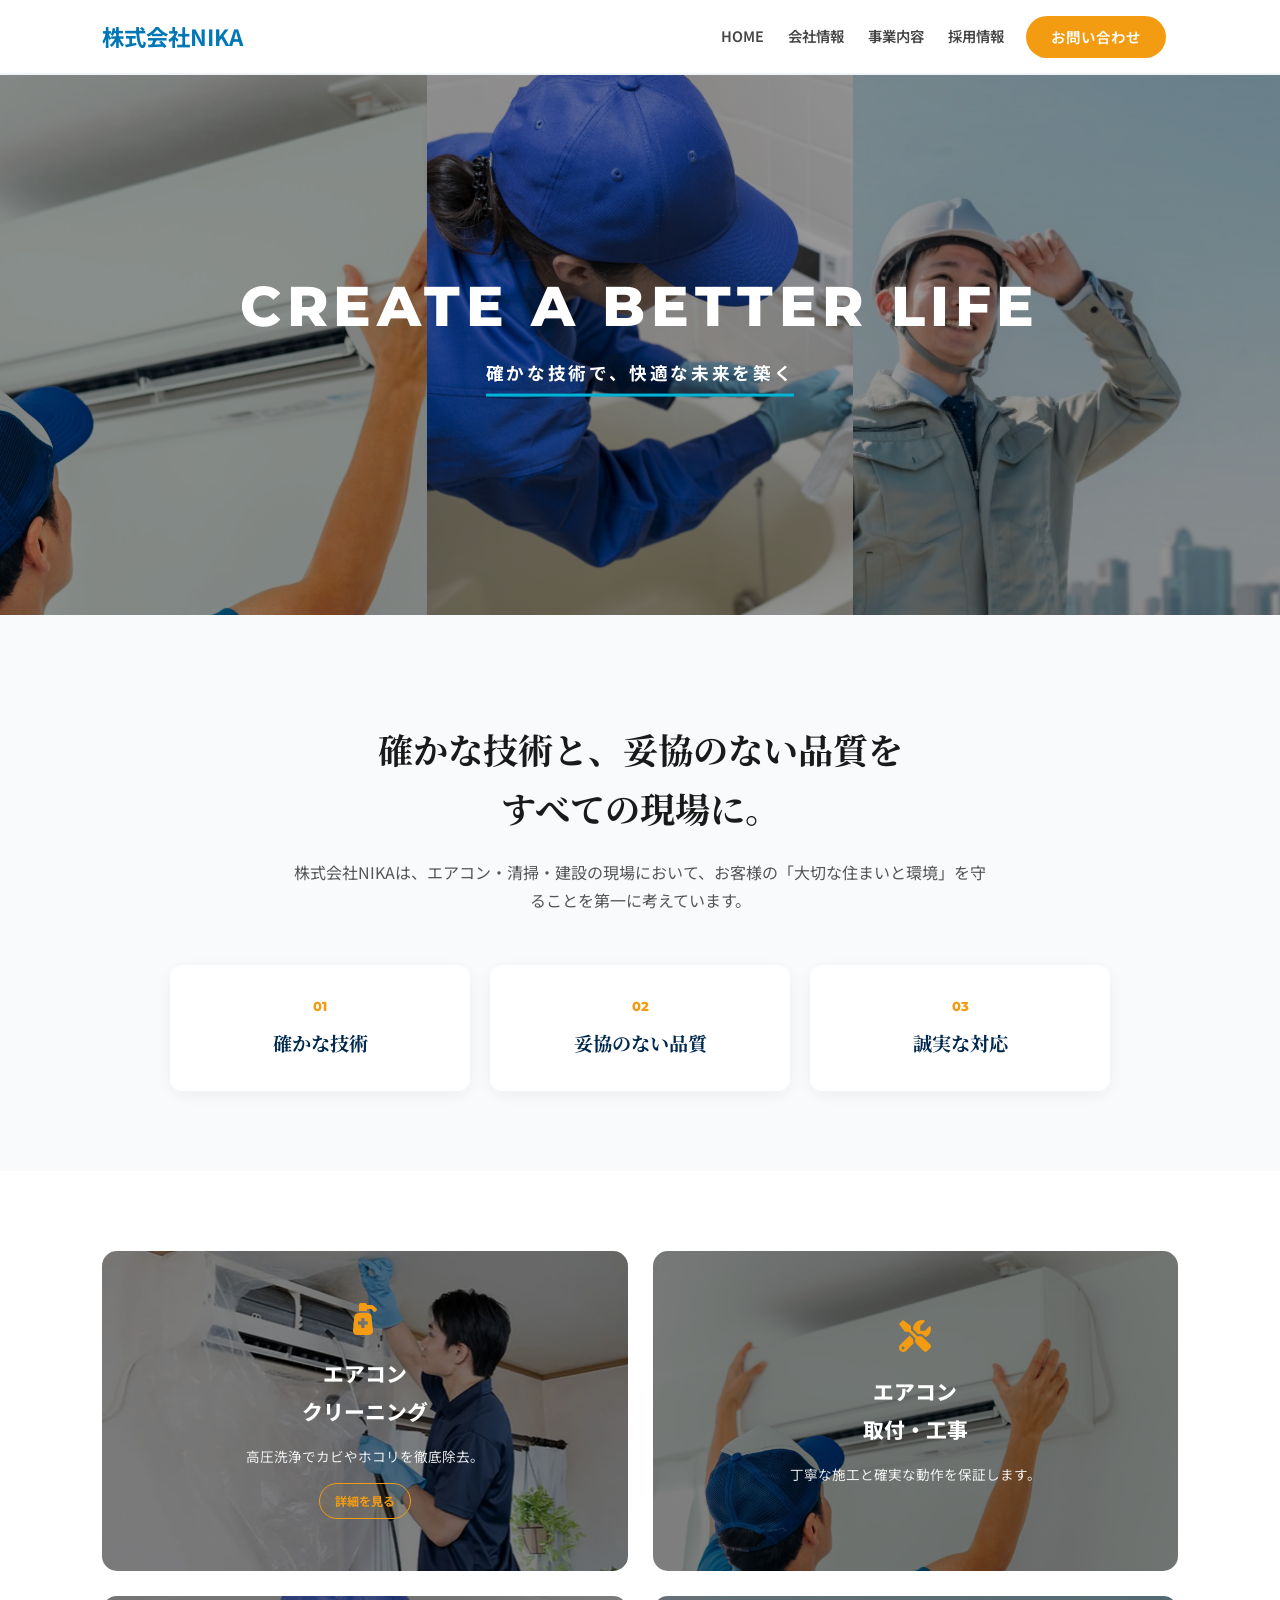
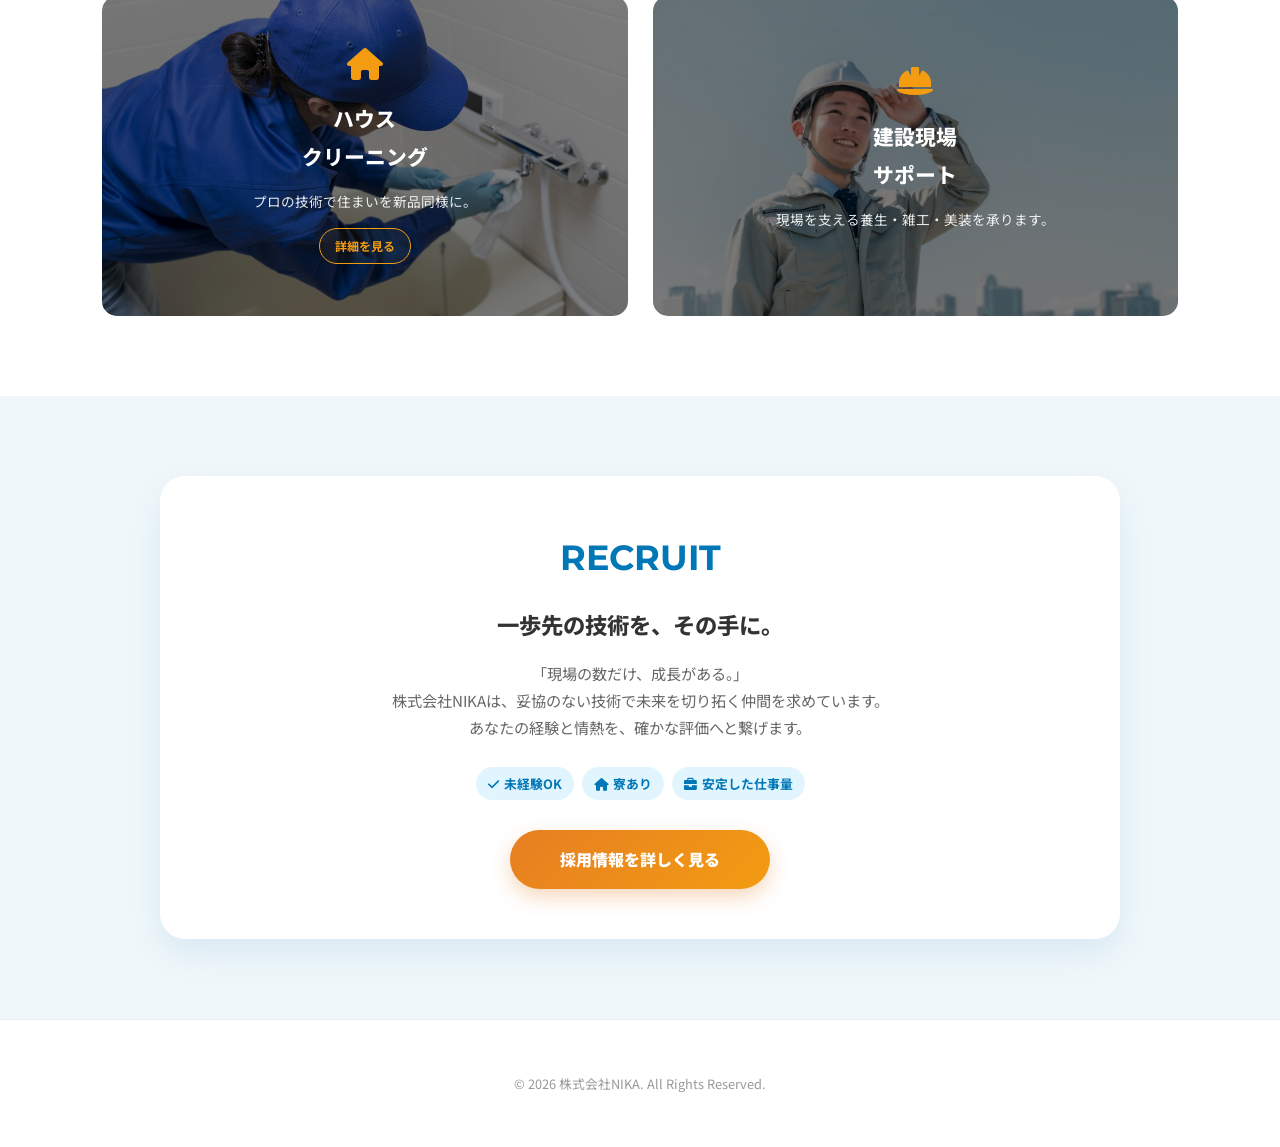
<file: index.html>
<!DOCTYPE html>
<html lang="ja">
<head>
    <meta charset="UTF-8">
    <meta name="viewport" content="width=device-width, initial-scale=1.0">
    <title>株式会社NIKA | エアコン・清掃・建設</title>
    <link rel="stylesheet" href="https://cdnjs.cloudflare.com/ajax/libs/font-awesome/6.0.0/css/all.min.css">
    
    <link href="https://fonts.googleapis.com/css2?family=Montserrat:wght@800&family=Noto+Sans+JP:wght@400;500;700;900&family=Noto+Serif+JP:wght@700&display=swap" rel="stylesheet">
    
    <style>
        /* --- 1. ベース設定 --- */
        body {
            font-family: "Noto Sans JP", sans-serif;
            margin: 0; color: #333; background-color: #ffffff; line-height: 1.8;
            -webkit-font-smoothing: antialiased;
        }

        /* --- 2. ヘッダー --- */
        header {
            background: #fff; padding: 15px 8%; display: flex; justify-content: space-between;
            align-items: center; border-bottom: 2px solid #f0f4f8; position: sticky;
            top: 0; z-index: 1000;
        }
        
        .logo { 
            font-weight: 700; 
            font-size: 1.4rem; 
            color: #0077b6; 
            text-decoration: none; 
            position: relative; 
            z-index: 1200; 
        }
        
        nav { display: flex; align-items: center; }
        nav a { 
            margin: 0 12px; 
            text-decoration: none; 
            color: #444; 
            font-weight: 600; 
            font-size: 0.9rem; 
            transition: 0.3s; 
        }

        nav a:hover { color: #f39c12; }

        .nav-contact { 
            background: #f39c12; 
            color: #fff !important; 
            padding: 8px 25px; 
            border-radius: 50px; 
            margin-left: 10px; 
            transition: 0.3s !important;
        }
        .nav-contact:hover { opacity: 0.8; color: #fff !important; }

        .menu-btn { 
            display: none; 
            cursor: pointer; 
            font-size: 1.5rem; 
            color: #0077b6; 
            position: relative; 
            z-index: 1200; 
        }

        .menu-overlay { 
            display: none; 
            position: fixed; 
            top: 0; left: 0; 
            width: 100%; height: 100vh; 
            background: rgba(0,0,0,0.6); 
            z-index: 1050; 
            opacity: 0; 
            transition: 0.3s; 
            pointer-events: none; 
        }
        .menu-overlay.active { opacity: 1; pointer-events: auto; display: block; }

        /* --- 3. ヒーローエリア --- */
        .hero { height: 60vh; display: flex; position: relative; overflow: hidden; background-color: #001d3d; }
        .hero-img { flex: 1; background-size: cover; background-position: center; filter: brightness(0.6); }
        .img-aircon { background-image: url('image/aircon.jpg'); }
        .img-cleaning { background-image: url('image/cleaning.jpg'); }
        .img-construction { background-image: url('image/construction.jpg'); }
        .hero-content { position: absolute; top: 50%; left: 50%; transform: translate(-50%, -50%); z-index: 10; width: 100%; text-align: center; }
        .hero-text h1 { font-family: 'Montserrat', sans-serif; font-weight: 800; font-size: 3.5rem; color: #fff; margin: 0; letter-spacing: 0.1em; line-height: 1.1; }
        .hero-text p { color: #fff; margin-top: 20px; font-size: 1.1rem; font-weight: 700; letter-spacing: 0.15em; border-bottom: 3px solid #00b4d8; display: inline-block; padding-bottom: 5px; }

        /* --- 4. 誠実なメッセージ --- */
        .sincere-statement { padding: 80px 8%; text-align: center; background-color: #f8fafc; }
        .sincere-statement h2 { font-family: "Noto Serif JP", serif; font-size: 2.2rem; color: #1a1a1a; margin-bottom: 25px; font-weight: 700; line-height: 1.4; }
        .sincere-statement p { font-size: 1rem; color: #555; max-width: 700px; margin: 0 auto 50px; }
        
        .text-wrap { display: block; white-space: nowrap; margin-bottom: 10px; }

        .standard-grid { display: flex; justify-content: center; gap: 20px; flex-wrap: wrap; }
        .standard-item { background: #fff; padding: 30px 20px; width: 260px; border-radius: 12px; box-shadow: 0 4px 15px rgba(0,0,0,0.05); display: flex; flex-direction: column; align-items: center; transition: 0.3s; }
        .item-number { font-family: 'Montserrat', sans-serif; font-size: 0.8rem; color: #f39c12; font-weight: 800; margin-bottom: 8px; }
        .item-text { font-family: "Noto Serif JP", serif; font-weight: 700; font-size: 1.2rem; color: #002950; }

        /* --- 5. サービスカード --- */
        .services { padding: 80px 8%; max-width: 1200px; margin: 0 auto; display: grid; grid-template-columns: repeat(2, 1fr); gap: 25px; }
        .card, .card-static { position: relative; height: 320px; display: flex; align-items: center; justify-content: center; border-radius: 15px; overflow: hidden; color: #fff; text-decoration: none; transition: 0.4s; }
        .card-air-clean { background: url('image/aircon_cleaning.webp') center/cover; }
        .card-air-install { background: url('image/aircon.jpg') center/cover; }
        .card-cleaning { background: url('image/cleaning.jpg') center/cover; }
        .card-construction { background: url('image/construction.jpg') center/cover; }
        .card::before, .card-static::before { content: ''; position: absolute; top: 0; left: 0; width: 100%; height: 100%; background: rgba(0,0,0,0.5); z-index: 1; }
        .card:hover { transform: translateY(-8px); }
        .card-content { position: relative; z-index: 2; padding: 20px; text-align: center; width: 100%; }
        .card i, .card-static i { font-size: 2rem; color: #f39c12; margin-bottom: 10px; display: block; }
        .card h3, .card-static h3 { font-size: 1.3rem; margin-bottom: 10px; font-weight: 800; }
        .card p, .card-static p { font-size: 0.85rem; opacity: 0.9; margin-bottom: 15px; }

        /* --- 【修正箇所】「詳細を見る」ボタンをオレンジに変更 --- */
        .more-btn { 
            display: inline-block; font-weight: 700; font-size: 0.75rem; color: #f39c12; 
            border: 1.5px solid #f39c12; padding: 6px 15px; border-radius: 50px; 
            background: rgba(243, 156, 18, 0.05); transition: 0.3s;
        }
        /* ホバー時に背景をオレンジ、文字を白に */
        .card:hover .more-btn { background: #f39c12; color: #fff; border-color: #f39c12; }

        /* --- 6. 採用セクション --- */
        .recruit-section { padding: 80px 8%; background-color: #f0f7fa; text-align: center; }
        .recruit-container { 
            max-width: 900px; margin: 0 auto; background: #fff; border-radius: 25px; 
            overflow: hidden; box-shadow: 0 15px 35px rgba(0, 119, 182, 0.1); padding: 50px 30px; 
        }
        .recruit-info h2 { font-family: 'Montserrat', sans-serif; font-size: 2.2rem; color: #0077b6; margin: 0; }
        .recruit-info h3 { font-size: 1.4rem; color: #333; margin: 15px 0; font-weight: 800; }
        .recruit-info p { font-size: 0.95rem; color: #666; margin-bottom: 25px; }
        
        .recruit-tags { display: flex; flex-wrap: wrap; justify-content: center; gap: 8px; margin-bottom: 30px; }
        .tag { background: #e1f5fe; color: #0077b6; padding: 5px 12px; border-radius: 50px; font-size: 0.8rem; font-weight: 700; }
        .tag i { margin-right: 5px; }

        .btn-recruit-large {
            display: inline-block; background: linear-gradient(135deg, #e67e22 0%, #f39c12 100%);
            color: #fff; padding: 15px 50px; border-radius: 50px; text-decoration: none; 
            font-weight: 900; box-shadow: 0 8px 20px rgba(230, 126, 34, 0.3); transition: 0.3s;
        }

        /* --- 8. フッター --- */
        footer { background: #fff; padding: 40px 0; text-align: center; border-top: 1px solid #eee; font-size: 0.8rem; color: #999; }

        /* --- 9. レスポンシブ調整 (スマホ) --- */
        @media (max-width: 768px) {
            header { padding: 12px 5%; }
            .menu-btn { display: block; }
            
            nav {
                position: fixed; 
                top: -100vh; 
                left: 0; 
                width: 100%; 
                height: auto;
                background: #ffffff; 
                flex-direction: column; 
                padding: 80px 0 40px; 
                z-index: 1100;
                transition: 0.4s ease-in-out; 
                box-shadow: 0 10px 30px rgba(0,0,0,0.1);
                visibility: hidden; 
                pointer-events: none;
            }
            nav.active { 
                top: 0; 
                visibility: visible; 
                pointer-events: auto;
            }
            nav a { width: 100%; text-align: center; padding: 15px 0; border-bottom: 1px solid #f9f9f9; font-size: 1.1rem; margin: 0; }
            .nav-contact { width: 80% !important; margin: 20px auto 0 !important; }

            .hero { height: 45vh; }
            .hero-text h1 { font-size: 2rem; }

            .sincere-statement h2 { font-size: 1.35rem; }
            .text-wrap { display: inline-block; white-space: nowrap; margin-bottom: 0; }

            .services { grid-template-columns: repeat(2, 1fr); gap: 10px; padding: 40px 3%; }
            .card, .card-static { height: 200px; }
            .card-content { padding: 8px; }
            .card i, .card-static i { font-size: 1.4rem; margin-bottom: 5px; }
            .card h3, .card-static h3 { font-size: 0.8rem; margin-bottom: 8px; line-height: 1.3; }
            .card p, .card-static p { display: none; }

            /* --- 【修正箇所】スマホ時は最初からオレンジ背景に --- */
            .more-btn { 
                font-size: 0.65rem; padding: 4px 10px; 
                background: #f39c12; color: #fff; border-color: #f39c12;
            }
            
            .recruit-info h2 { font-size: 1.8rem; }
            .recruit-info h3 { font-size: 1.1rem; }
            .btn-recruit-large { width: 80%; padding: 14px 0; }

            .standard-item { flex-direction: row; width: 95%; padding: 12px 15px; }
            .item-number { margin-right: 10px; margin-bottom: 0; }
            .item-text { font-size: 0.95rem; }
        }
    </style>
</head>
<body>

<header>
    <a href="index.html" class="logo">株式会社NIKA</a>
    <div class="menu-btn" id="menuBtn"><i class="fas fa-bars"></i></div>
    <div class="menu-overlay" id="menuOverlay"></div>
    <nav id="navMenu">
        <a href="index.html">HOME</a>
        <a href="company/company.html">会社情報</a>
        <a href="service/service.html">事業内容</a>
        <a href="recruit/recruit.html">採用情報</a>
        <a href="contact/contact.html" class="nav-contact">お問い合わせ</a>
    </nav>
</header>

<section class="hero">
    <div class="hero-img img-aircon"></div>
    <div class="hero-img img-cleaning"></div>
    <div class="hero-img img-construction"></div>
    <div class="hero-content">
        <div class="hero-text">
            <h1>CREATE A BETTER LIFE</h1>
            <p>確かな技術で、快適な未来を築く</p>
        </div>
    </div>
</section>

<section class="sincere-statement">
    <h2>
        <span class="text-wrap">確かな技術と、妥協のない品質を</span>
        <span class="text-wrap">すべての現場に。</span>
    </h2>
    <p>株式会社NIKAは、エアコン・清掃・建設の現場において、お客様の「大切な住まいと環境」を守ることを第一に考えています。</p>
    <div class="standard-grid">
        <div class="standard-item"><span class="item-number">01</span><span class="item-text">確かな技術</span></div>
        <div class="standard-item"><span class="item-number">02</span><span class="item-text">妥協のない品質</span></div>
        <div class="standard-item"><span class="item-number">03</span><span class="item-text">誠実な対応</span></div>
    </div>
</section>

<section class="services">
    <a href="airconcleaning/airconcleaning.html" class="card card-air-clean">
        <div class="card-content">
            <i class="fas fa-pump-medical"></i>
            <h3>エアコン<br>クリーニング</h3>
            <p>高圧洗浄でカビやホコリを徹底除去。</p>
            <span class="more-btn">詳細を見る</span>
        </div>
    </a>
    <div class="card-static card-air-install">
        <div class="card-content">
            <i class="fas fa-tools"></i>
            <h3>エアコン<br>取付・工事</h3>
            <p>丁寧な施工と確実な動作を保証します。</p>
        </div>
    </div>
    <a href="housecleaning/housecleaning.html" class="card card-cleaning">
        <div class="card-content">
            <i class="fas fa-home"></i>
            <h3>ハウス<br>クリーニング</h3>
            <p>プロの技術で住まいを新品同様に。</p>
            <span class="more-btn">詳細を見る</span>
        </div>
    </a>
    <div class="card-static card-construction">
        <div class="card-content">
            <i class="fas fa-hard-hat"></i>
            <h3>建設現場<br>サポート</h3>
            <p>現場を支える養生・雑工・美装を承ります。</p>
        </div>
    </div>
</section>

<section class="recruit-section">
    <div class="recruit-container">
        <div class="recruit-info">
            <h2>RECRUIT</h2>
            <h3>一歩先の技術を、その手に。</h3>
            <p>
                「現場の数だけ、成長がある。」<br>
                株式会社NIKAは、妥協のない技術で未来を切り拓く仲間を求めています。<br>
                あなたの経験と情熱を、確かな評価へと繋げます。
            </p>
            
            <div class="recruit-tags">
                <span class="tag"><i class="fas fa-check"></i>未経験OK</span>
                <span class="tag"><i class="fas fa-home"></i>寮あり</span>
                <span class="tag"><i class="fas fa-briefcase"></i>安定した仕事量</span>
            </div>

            <a href="recruit/recruit.html" class="btn-recruit-large">採用情報を詳しく見る</a>
        </div>
    </div>
</section>

<footer>
    <p>&copy; 2026 株式会社NIKA. All Rights Reserved.</p>
</footer>

<script>
    const menuBtn = document.getElementById('menuBtn');
    const navMenu = document.getElementById('navMenu');
    const menuOverlay = document.getElementById('menuOverlay');
    const navLinks = document.querySelectorAll('nav a');

    function toggleMenu() {
        navMenu.classList.toggle('active');
        menuOverlay.classList.toggle('active');
        const icon = menuBtn.querySelector('i');
        
        if (navMenu.classList.contains('active')) {
            icon.classList.replace('fa-bars', 'fa-times');
            document.body.style.overflow = 'hidden';
        } else {
            icon.classList.replace('fa-times', 'fa-bars');
            document.body.style.overflow = '';
        }
    }

    menuBtn.addEventListener('click', toggleMenu);
    menuOverlay.addEventListener('click', toggleMenu);
    
    navLinks.forEach(link => {
        link.addEventListener('click', () => {
            if (navMenu.classList.contains('active')) toggleMenu();
        });
    });
</script>

</body>
</html>
</file>
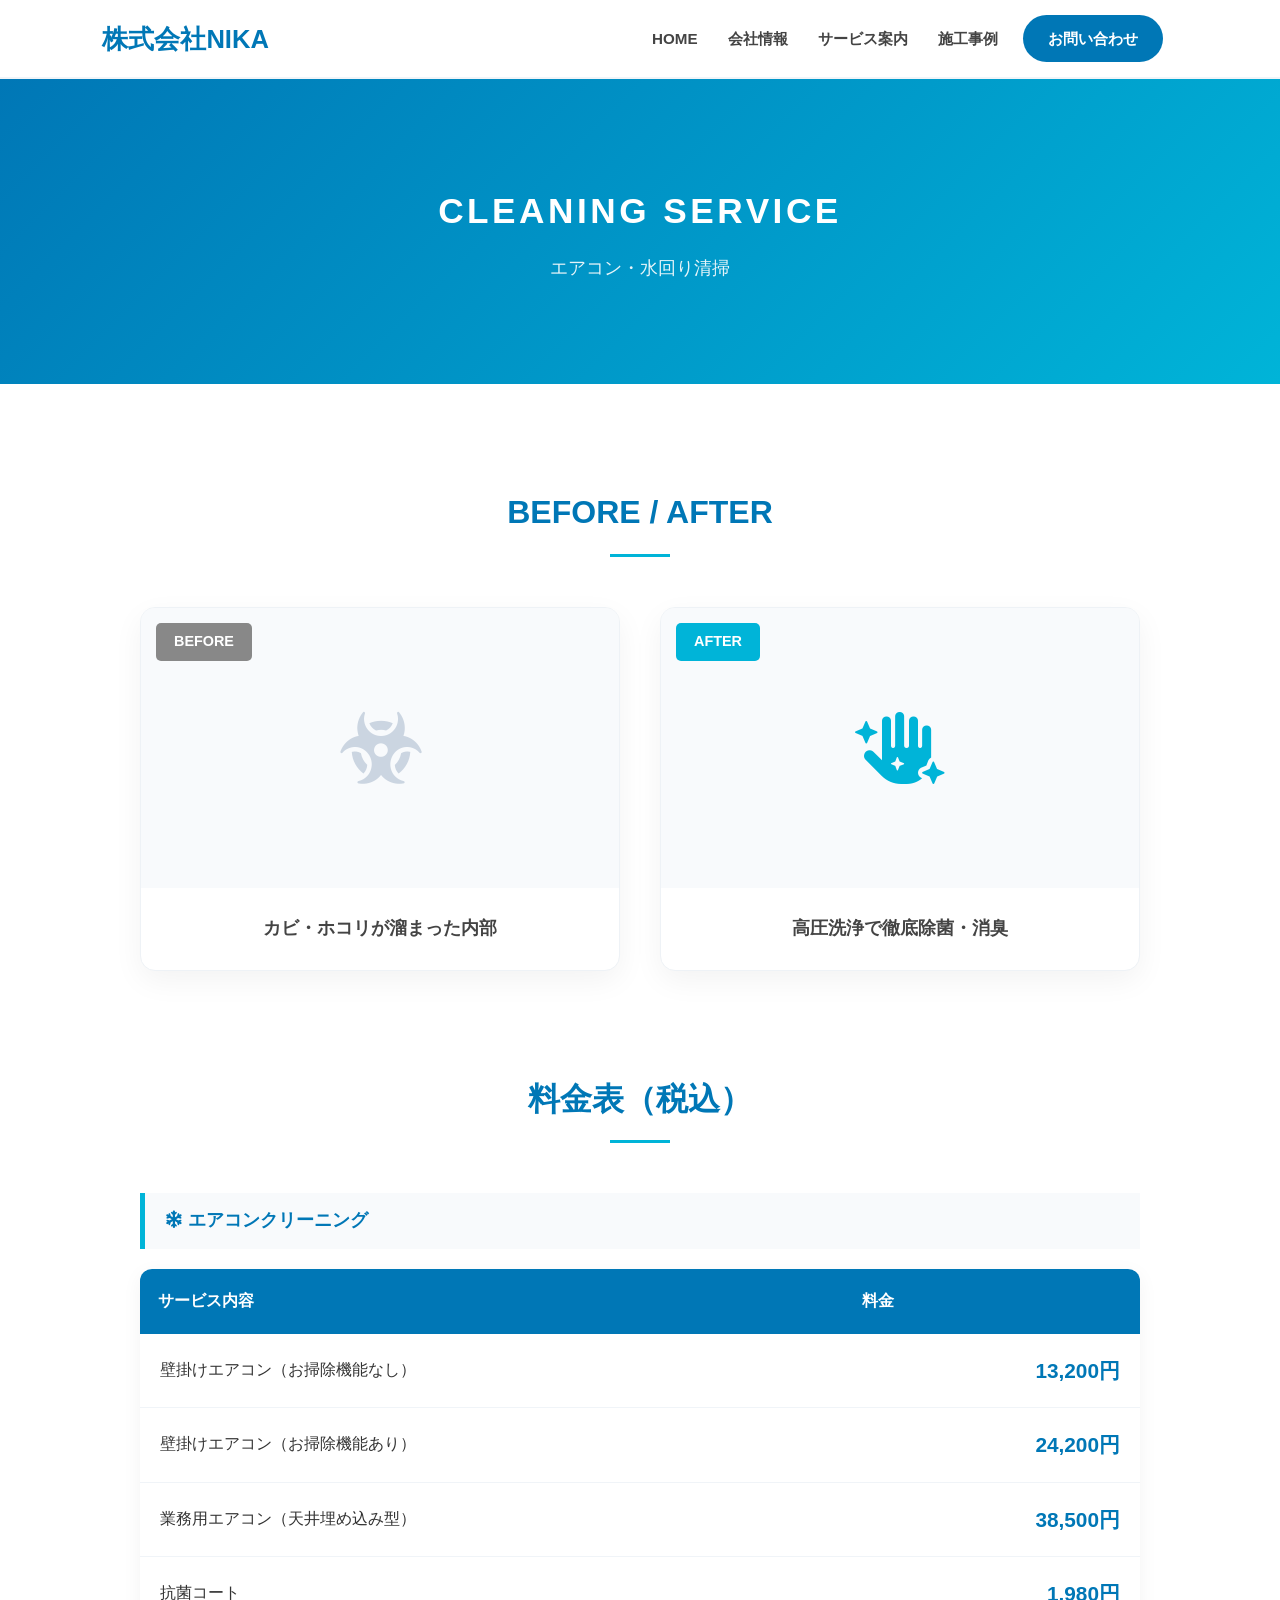
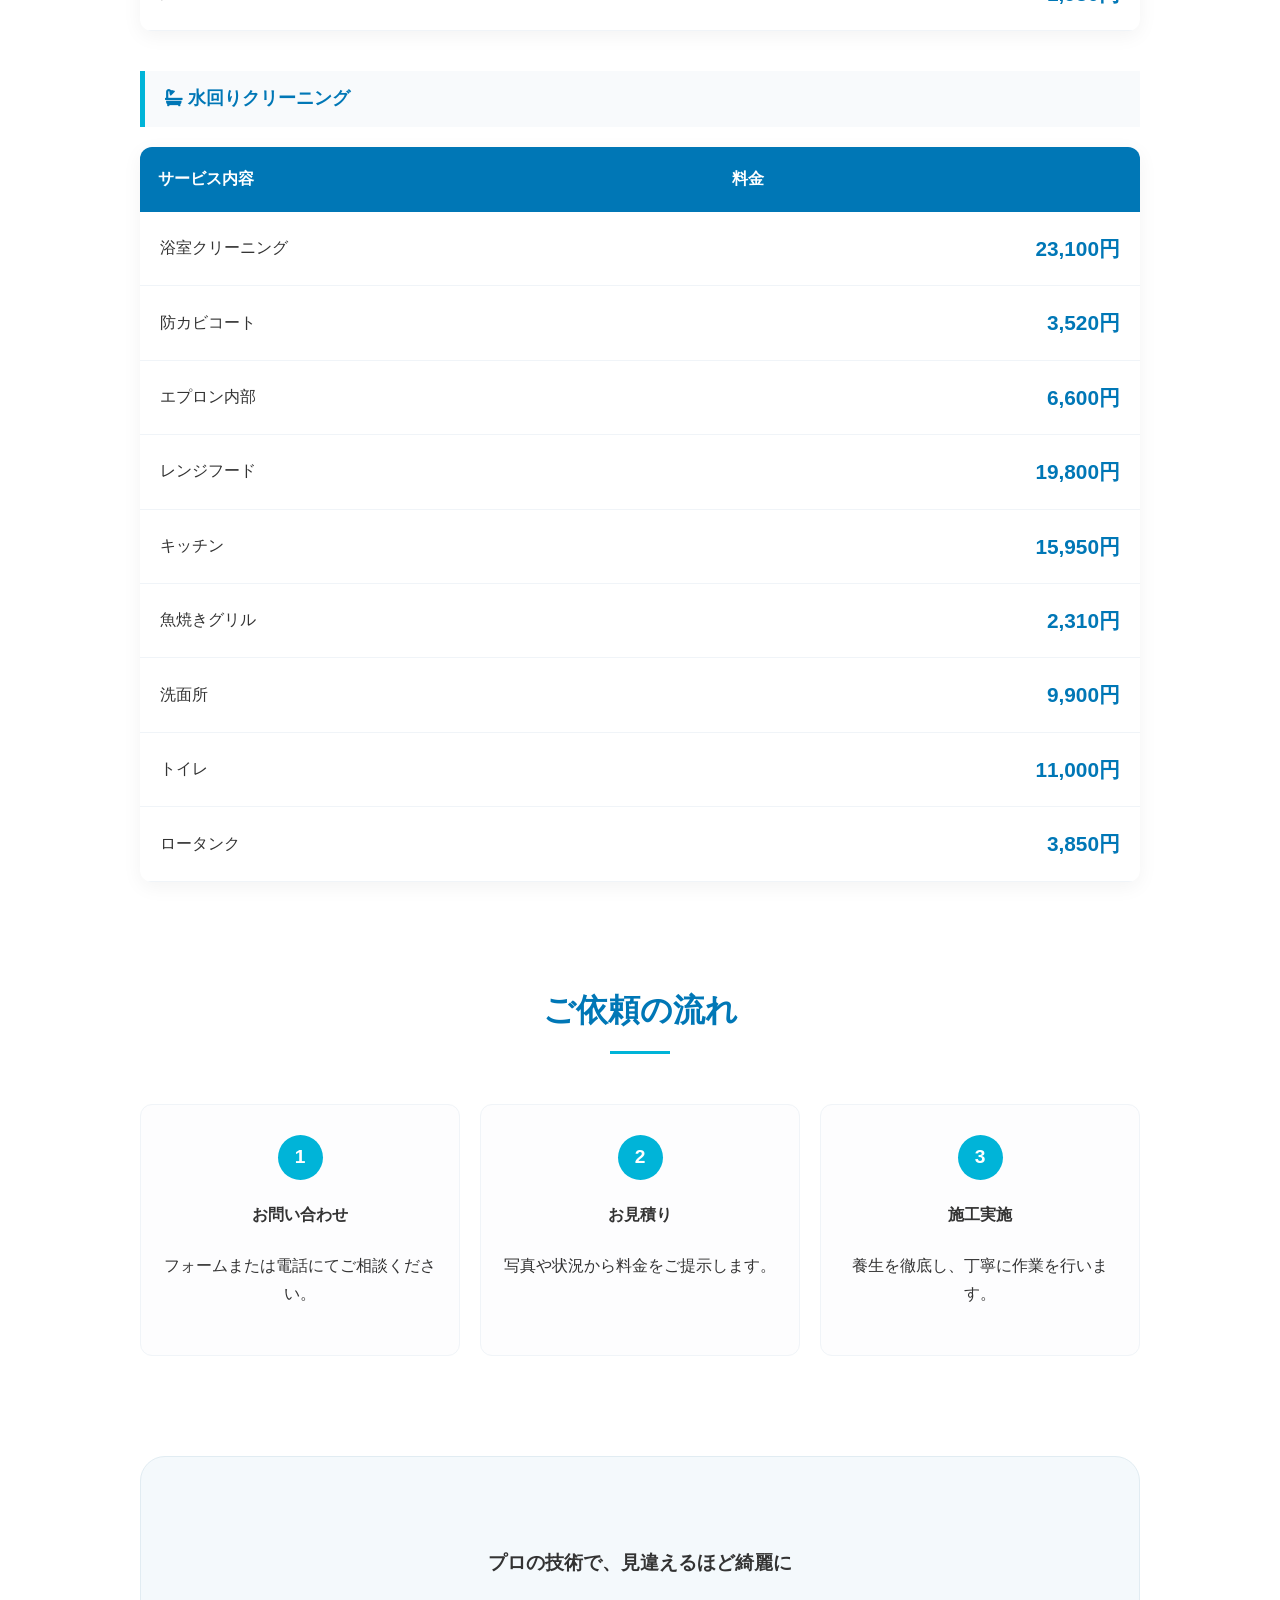
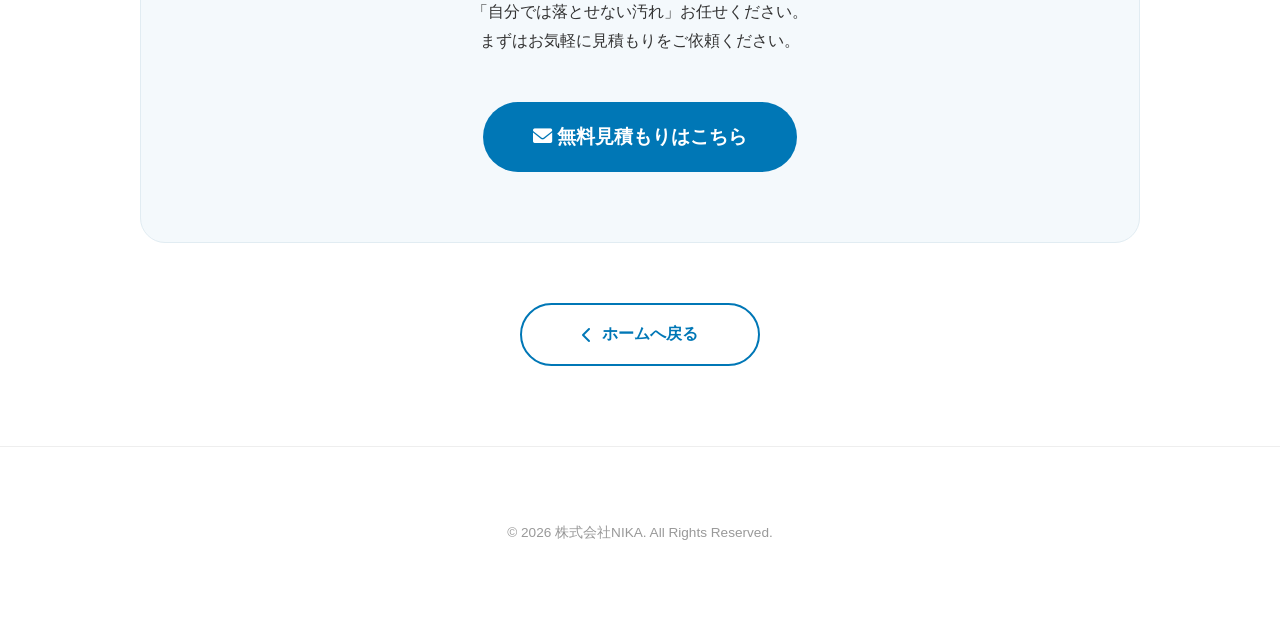
<file: aircon/aircon.html>
<!DOCTYPE html>
<html lang="ja">
<head>
    <meta charset="UTF-8">
    <meta name="viewport" content="width=device-width, initial-scale=1.0">
    <title>エアコン・水回り清掃 | 株式会社NIKA</title>
    <link rel="stylesheet" href="https://cdnjs.cloudflare.com/ajax/libs/font-awesome/6.0.0/css/all.min.css">
    <style>
        /* --- ベース設定 --- */
        body {
            font-family: "Helvetica Neue", Arial, "Hiragino Kaku Gothic ProN", "Hiragino Sans", Meiryo, sans-serif;
            margin: 0; color: #333; background-color: #ffffff; line-height: 1.8;
        }

        /* --- ヘッダー（共通） --- */
        header {
            background: #fff; padding: 15px 8%; 
            display: flex; justify-content: space-between; align-items: center; 
            border-bottom: 2px solid #f0f4f8; position: sticky; top: 0; z-index: 1000;
        }
        .logo { font-weight: bold; font-size: 1.6rem; color: #0077b6; text-decoration: none; }
        nav { display: flex; align-items: center; }
        nav a { margin: 0 15px; text-decoration: none; color: #444; font-weight: 600; font-size: 0.95rem; transition: 0.3s; }
        nav a:hover { color: #00b4d8; }
        .nav-contact { 
            background: #0077b6; color: #fff; padding: 10px 25px; border-radius: 50px; 
            margin-left: 10px; transition: 0.3s; 
        }

        /* --- ページヒーロー --- */
        .page-hero {
            background: linear-gradient(135deg, #0077b6 0%, #00b4d8 100%);
            color: #fff; padding: 100px 8%; text-align: center;
        }
        .page-hero h1 { margin: 0; font-size: 2.2rem; letter-spacing: 0.1em; text-transform: uppercase; }
        .page-hero p { margin: 10px 0 0; font-size: 1.1rem; opacity: 0.9; }

        /* --- コンテナ --- */
        .container { max-width: 1000px; margin: 0 auto; padding: 00px 8% 20px; }

        section { margin-bottom: 100px; }

        h2 {
            text-align: center; color: #0077b6; font-size: 2rem;
            margin-bottom: 50px; position: relative; padding-bottom: 15px;
        }
        h2::after {
            content: ""; position: absolute; bottom: 0; left: 50%;
            transform: translateX(-50%); width: 60px; height: 3px; background: #00b4d8;
        }

        /* --- ビフォーアフター --- */
        .ba-grid {
            display: grid; grid-template-columns: repeat(auto-fit, minmax(300px, 1fr));
            gap: 40px; margin-bottom: 60px;
        }
        .ba-item {
            background: #fff; border-radius: 15px; overflow: hidden;
            box-shadow: 0 10px 30px rgba(0,0,0,0.05); text-align: center; border: 1px solid #eef2f6;
        }
        .ba-img-container {
            position: relative; height: 280px; background: #f8fafc;
            display: flex; align-items: center; justify-content: center;
        }
        .ba-label {
            position: absolute; top: 15px; left: 15px; padding: 6px 18px;
            border-radius: 5px; font-weight: bold; color: #fff; font-size: 0.9rem;
        }
        .label-before { background: #888; }
        .label-after { background: #00b4d8; }
        .ba-text { padding: 25px; font-weight: bold; color: #444; font-size: 1.1rem; }

        /* --- 料金表スタイル --- */
        .category-title {
            background: #f8fafc; padding: 12px 20px; border-left: 5px solid #00b4d8;
            margin: 40px 0 20px; font-weight: bold; color: #0077b6; font-size: 1.1rem;
        }
        .price-table {
            width: 100%; border-collapse: collapse; background: #fff;
            border-radius: 12px; overflow: hidden; box-shadow: 0 5px 20px rgba(0,0,0,0.05);
            margin-bottom: 20px;
        }
        .price-table th { background: #0077b6; color: #fff; padding: 18px; text-align: left; }
        .price-table td { padding: 18px 20px; border-bottom: 1px solid #f0f4f8; }
        .price-emphasis { color: #0077b6; font-weight: bold; font-size: 1.3rem; text-align: right; display: block; }

        /* --- 施工の流れ --- */
        .flow-container { display: flex; justify-content: space-between; gap: 20px; flex-wrap: wrap; }
        .flow-item {
            flex: 1; min-width: 200px; text-align: center; background: #fdfdfe;
            padding: 30px 20px; border-radius: 12px; border: 1px solid #f0f4f8;
        }
        .flow-num {
            width: 45px; height: 45px; background: #00b4d8; color: #fff;
            border-radius: 50%; display: flex; align-items: center; justify-content: center;
            margin: 0 auto 20px; font-weight: bold; font-size: 1.2rem;
        }

        /* --- CTA --- */
        .cta {
            background: #f4f9fc; padding: 70px 40px; border-radius: 25px; text-align: center;
            border: 1px solid #e1ecf2;
        }
        .btn-contact {
            display: inline-block; background: #0077b6; color: #fff;
            padding: 18px 50px; border-radius: 50px; text-decoration: none;
            font-weight: bold; font-size: 1.2rem; margin-top: 30px; transition: 0.4s;
        }

        /* --- 戻るボタンエリア --- */
        .back-area { text-align: center; margin-top: 60px; padding-bottom: 60px; }
        .btn-outline {
            display: inline-flex; align-items: center; gap: 10px;
            border: 2px solid #0077b6; color: #0077b6;
            padding: 15px 60px; border-radius: 50px; text-decoration: none;
            font-weight: bold; transition: 0.3s;
        }
        .btn-outline:hover { background: #0077b6; color: #fff; }

        footer { padding: 60px 0; text-align: center; border-top: 1px solid #eee; font-size: 0.85rem; color: #999; }

        @media (max-width: 768px) {
            header { padding: 15px 5%; }
            .container { padding: 60px 5% 20px; }
            .flow-container { flex-direction: column; }
            .btn-outline { width: 100%; box-sizing: border-box; justify-content: center; }
        }
    </style>
</head>
<body>

<header>
    <a href="../index.html" class="logo">株式会社NIKA</a>
    <nav>
        <a href="../index.html">HOME</a>
        <a href="../company/company.html">会社情報</a>
        <a href="../service/service.html">サービス案内</a>
        <a href="#">施工事例</a>
        <a href="../contact/contact.html" class="nav-contact">お問い合わせ</a>
    </nav>
</header>

<section class="page-hero">
    <h1>CLEANING SERVICE</h1>
    <p>エアコン・水回り清掃</p>
</section>

<div class="container">
    
    <section>
        <h2>BEFORE / AFTER</h2>
        <div class="ba-grid">
            <div class="ba-item">
                <div class="ba-img-container">
                    <span class="ba-label label-before">BEFORE</span>
                    <i class="fas fa-biohazard" style="font-size: 4.5rem; color: #cbd5e1;"></i>
                </div>
                <div class="ba-text">カビ・ホコリが溜まった内部</div>
            </div>
            <div class="ba-item">
                <div class="ba-img-container">
                    <span class="ba-label label-after">AFTER</span>
                    <i class="fas fa-hand-sparkles" style="font-size: 4.5rem; color: #00b4d8;"></i>
                </div>
                <div class="ba-text">高圧洗浄で徹底除菌・消臭</div>
            </div>
        </div>
    </section>

    <section>
        <h2>料金表（税込）</h2>
        
        <div class="category-title"><i class="fas fa-snowflake"></i> エアコンクリーニング</div>
        <table class="price-table">
            <thead><tr><th>サービス内容</th><th>料金</th></tr></thead>
            <tbody>
                <tr><td>壁掛けエアコン（お掃除機能なし）</td><td><span class="price-emphasis">13,200円</span></td></tr>
                <tr><td>壁掛けエアコン（お掃除機能あり）</td><td><span class="price-emphasis">24,200円</span></td></tr>
                <tr><td>業務用エアコン（天井埋め込み型）</td><td><span class="price-emphasis">38,500円</span></td></tr>
                <tr><td>抗菌コート</td><td><span class="price-emphasis">1,980円</span></td></tr>
            </tbody>
        </table>

        <div class="category-title"><i class="fas fa-bath"></i> 水回りクリーニング</div>
        <table class="price-table">
            <thead><tr><th>サービス内容</th><th>料金</th></tr></thead>
            <tbody>
                <tr><td>浴室クリーニング</td><td><span class="price-emphasis">23,100円</span></td></tr>
                <tr><td>防カビコート</td><td><span class="price-emphasis">3,520円</span></td></tr>
                <tr><td>エプロン内部</td><td><span class="price-emphasis">6,600円</span></td></tr>
                <tr><td>レンジフード</td><td><span class="price-emphasis">19,800円</span></td></tr>
                <tr><td>キッチン</td><td><span class="price-emphasis">15,950円</span></td></tr>
                <tr><td>魚焼きグリル</td><td><span class="price-emphasis">2,310円</span></td></tr>
                <tr><td>洗面所</td><td><span class="price-emphasis">9,900円</span></td></tr>
                <tr><td>トイレ</td><td><span class="price-emphasis">11,000円</span></td></tr>
                <tr><td>ロータンク</td><td><span class="price-emphasis">3,850円</span></td></tr>
            </tbody>
        </table>
    </section>

    <section>
        <h2>ご依頼の流れ</h2>
        <div class="flow-container">
            <div class="flow-item"><div class="flow-num">1</div><h4>お問い合わせ</h4><p>フォームまたは電話にてご相談ください。</p></div>
            <div class="flow-item"><div class="flow-num">2</div><h4>お見積り</h4><p>写真や状況から料金をご提示します。</p></div>
            <div class="flow-item"><div class="flow-num">3</div><h4>施工実施</h4><p>養生を徹底し、丁寧に作業を行います。</p></div>
        </div>
    </section>

    <div class="cta">
        <h3>プロの技術で、見違えるほど綺麗に</h3>
        <p>「自分では落とせない汚れ」お任せください。<br>まずはお気軽に見積もりをご依頼ください。</p>
        <a href="../contact/contact.html" class="btn-contact"><i class="fas fa-envelope"></i> 無料見積もりはこちら</a>
    </div>

    <div class="back-area">
        <a href="../index.html" class="btn-outline">
            <i class="fas fa-chevron-left"></i> ホームへ戻る
        </a>
    </div>
</div>

<footer>
    <p>&copy; 2026 株式会社NIKA. All Rights Reserved.</p>
</footer>

</body>
</html>
</file>
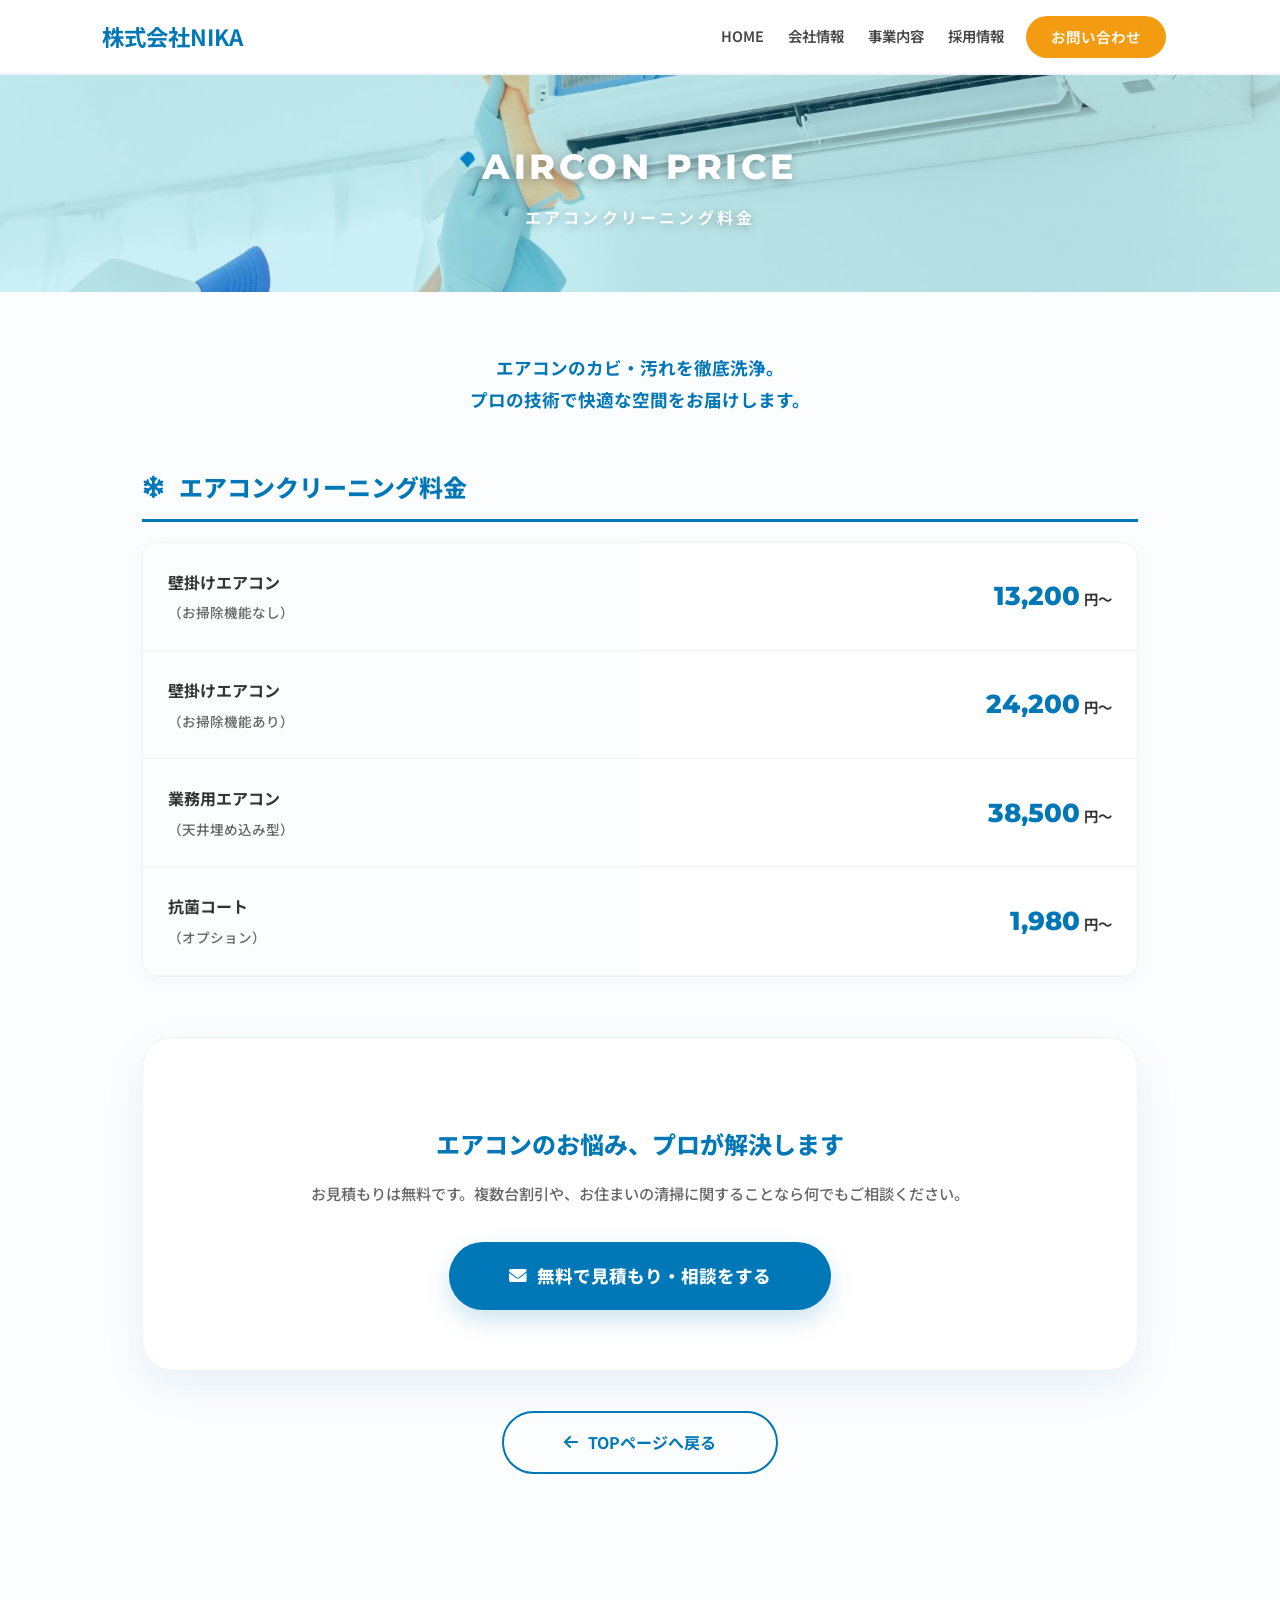
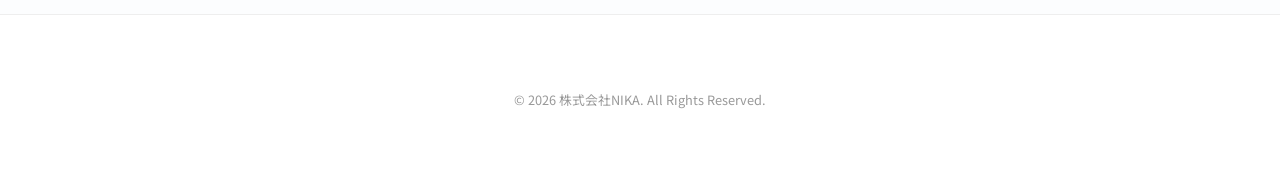
<file: airconcleaning/airconcleaning.html>
<!DOCTYPE html>
<html lang="ja">
<head>
    <meta charset="UTF-8">
    <meta name="viewport" content="width=device-width, initial-scale=1.0, maximum-scale=1.0, user-scalable=no">
    <title>エアコンクリーニング料金 | 株式会社NIKA</title>
    <link rel="stylesheet" href="https://cdnjs.cloudflare.com/ajax/libs/font-awesome/6.0.0/css/all.min.css">
    <link href="https://fonts.googleapis.com/css2?family=Montserrat:wght@800&family=Noto+Sans+JP:wght@400;500;700;900&display=swap" rel="stylesheet">
    
    <style>
        /* --- 1. ベース設定 --- */
        * { box-sizing: border-box; }
        body {
            font-family: "Noto Sans JP", sans-serif;
            margin: 0; color: #333; background-color: #fcfdfe; line-height: 1.8;
            -webkit-font-smoothing: antialiased;
            overflow-x: hidden;
        }

        /* --- 2. ヘッダー (TOPページ基準・サイズ固定) --- */
        header {
            background: #fff; padding: 15px 8%; display: flex; justify-content: space-between;
            align-items: center; border-bottom: 2px solid #f0f4f8; position: sticky;
            top: 0; z-index: 1000;
        }
        .logo { 
            font-weight: 700; font-size: 1.4rem; color: #0077b6; 
            text-decoration: none; position: relative; z-index: 1200; 
            white-space: nowrap;
        }
        
        nav { display: flex; align-items: center; }
        nav a { 
            margin: 0 12px; text-decoration: none; color: #444; font-weight: 600; font-size: 0.9rem; transition: 0.3s; 
        }
        nav a:hover { color: #f39c12; }
        .nav-contact { 
            background: #f39c12 !important; color: #fff !important; padding: 8px 25px; 
            border-radius: 50px; margin-left: 10px; transition: 0.3s !important;
            display: inline-block; text-decoration: none;
        }

        .menu-btn { 
            display: none; cursor: pointer; font-size: 1.5rem; color: #0077b6; 
            position: relative; z-index: 1200; width: 35px; text-align: center;
        }
        .menu-overlay {
            display: none; position: fixed; top: 0; left: 0; width: 100%; height: 100vh;
            background: rgba(0, 0, 0, 0.6); z-index: 1050; opacity: 0; transition: 0.3s; pointer-events: none;
        }
        .menu-overlay.active { display: block; opacity: 1; pointer-events: auto; }

        /* --- 3. ヒーローエリア (お好みの色味を適用) --- */
        .page-hero {
            position: relative;
            background: url('../image/23521419_m1.jpg') no-repeat center center/cover;
            color: #fff; padding: 60px 8%; text-align: center;
        }
        .page-hero::before {
            content: "";
            position: absolute; top: 0; left: 0; width: 100%; height: 100%;
            /* お気に入りの明るいブルーグラデーション */
            background: linear-gradient(135deg, rgba(0, 119, 182, 0.6) 0%, rgba(0, 180, 216, 0.2) 0%);
            z-index: 1;
        }
        .page-hero h1, .page-hero p { position: relative; z-index: 2; margin: 0; text-shadow: 0 2px 10px rgba(0,0,0,0.3); }
        .page-hero h1 { 
            font-family: 'Montserrat', sans-serif; 
            font-size: 2.2rem; letter-spacing: 0.1em; font-weight: 800; 
        }
        .page-hero p { margin-top: 5px; font-size: 1.0rem; opacity: 0.95; font-weight: 700; letter-spacing: 0.2em; }

        /* --- 4. コンテンツデザイン --- */
        .container { max-width: 1200px; margin: 0 auto; padding: 60px 8%; }

        .intro-message { text-align: center; margin-bottom: 50px; }
        .intro-message p {
            font-size: 1.1rem; color: #0077b6; font-weight: 700; line-height: 1.8; margin: 0;
        }

        .category-header {
            display: flex; align-items: center; gap: 15px;
            margin-bottom: 20px; padding-bottom: 10px;
            border-bottom: 3px solid #0077b6;
        }
        .category-header i { font-size: 1.4rem; color: #0077b6; }
        .category-header h2 { margin: 0; font-size: 1.5rem; color: #0077b6; font-weight: 800; }

        .price-card {
            background: #fff; border-radius: 15px; overflow: hidden;
            box-shadow: 0 5px 20px rgba(0,0,0,0.03); margin-bottom: 50px;
            border: 1px solid #eef2f6;
        }
        .price-table { width: 100%; border-collapse: collapse; }
        .price-table th, .price-table td { padding: 25px; border-bottom: 1px solid #f0f4f8; text-align: left; }
        .price-table th { font-weight: 700; color: #333; width: 50%; background: #fcfdfe; vertical-align: middle; }
        .price-table th span { font-size: 0.85rem; color: #666; font-weight: 500; display: block; margin-top: 4px; }
        .price-table td { text-align: right; color: #444; font-weight: 500; }

        .price-tag { color: #0077b6; font-weight: 800; font-size: 1.6rem; font-family: 'Montserrat', sans-serif; }
        .price-unit { font-size: 0.9rem; margin-left: 4px; color: #333; font-weight: 700; }

        /* CTA */
        .cta-section { 
            text-align: center; margin: 60px 0 40px; padding: 60px 5%;
            background: #fff; border-radius: 30px; border: 1px solid #eef2f6;
            box-shadow: 0 15px 40px rgba(0, 119, 182, 0.08);
        }
        .cta-section h3 { color: #0077b6; font-size: 1.5rem; margin-bottom: 15px; font-weight: 800; }
        .cta-section p { color: #666; margin-bottom: 35px; font-size: 0.95rem; font-weight: 500; }
        
        .btn-main {
            background: #0077b6; color: #fff; padding: 18px 60px;
            border-radius: 50px; text-decoration: none; font-weight: 800;
            display: inline-flex; align-items: center; justify-content: center; gap: 10px;
            transition: 0.3s; box-shadow: 0 10px 25px rgba(0,119,182,0.2);
            font-size: 1.1rem;
        }
        .btn-main:hover { transform: translateY(-3px); background: #00b4d8; }

        .cta-area { text-align: center; margin-top: 20px; padding-bottom: 80px; }
        .btn-outline {
            display: inline-flex; align-items: center; gap: 10px; border: 2px solid #0077b6; 
            color: #0077b6; padding: 15px 60px; border-radius: 50px; text-decoration: none; font-weight: bold; transition: 0.3s;
        }

        footer { background: #fff; padding: 60px 0; text-align: center; border-top: 1px solid #eee; font-size: 0.8rem; color: #999; }

        /* --- 5. レスポンシブ (スマホ調整) --- */
        @media (max-width: 768px) {
            br { display: none; } 
            
            header { padding: 12px 5%; }
            .logo { font-size: 1.4rem; }
            .menu-btn { display: block; }
            
            nav {
                position: fixed; top: -100vh; left: 0; width: 100%; height: auto;
                background: #ffffff; flex-direction: column; padding: 80px 0 40px; z-index: 1100;
                transition: 0.4s ease-in-out; visibility: hidden; pointer-events: none;
                box-shadow: 0 10px 30px rgba(0,0,0,0.1);
            }
            nav.active { top: 0; visibility: visible; pointer-events: auto; }
            nav a { width: 100%; text-align: center; padding: 15px 0; border-bottom: 1px solid #f9f9f9; margin: 0; font-size: 1.1rem; }
            .nav-contact { width: 80% !important; margin: 20px auto 0 !important; }

            .page-hero { padding: 35px 5%; }
            .page-hero h1 { font-size: 1.6rem; }
            .page-hero p { font-size: 0.85rem; }
            
            .container { padding: 30px 5%; }
            .intro-message { margin-bottom: 30px; }
            .intro-message p { font-size: 0.9rem; line-height: 1.6; }

            .category-header h2 { font-size: 1.2rem; }

            .price-card { margin-bottom: 30px; border-radius: 10px; }
            .price-table th, .price-table td { padding: 12px 15px; display: block; width: 100%; }
            .price-table th { border-bottom: none; padding-bottom: 2px; font-size: 0.9rem; background: #fcfdfe; }
            .price-table th span { display: inline; margin-top: 0; }
            .price-table td { text-align: right; padding-top: 2px; border-bottom: 1px solid #f0f4f8; }
            .price-tag { font-size: 1.35rem; }

            .cta-section { margin: 30px 0 20px; padding: 35px 20px; border-radius: 20px; }
            .cta-section h3 { font-size: 1.2rem; }
            .btn-main, .btn-outline { width: 100%; padding: 14px 20px; font-size: 1.0rem; }
            
            footer { padding: 40px 0; }
        }
    </style>
</head>
<body>

<header>
    <a href="../index.html" class="logo">株式会社NIKA</a>
    <div class="menu-btn" id="menuBtn"><i class="fas fa-bars"></i></div>
    <div class="menu-overlay" id="menuOverlay"></div>
    <nav id="navMenu">
        <a href="../index.html">HOME</a>
        <a href="../company/company.html">会社情報</a>
        <a href="../service/service.html">事業内容</a>
        <a href="../recruit/recruit.html">採用情報</a>
        <a href="../contact/contact.html" class="nav-contact">お問い合わせ</a>
    </nav>
</header>

<section class="page-hero">
    <h1>AIRCON PRICE</h1>
    <p>エアコンクリーニング料金</p>
</section>

<div class="container">
    <div class="intro-message">
        <p>エアコンのカビ・汚れを徹底洗浄。<br>プロの技術で快適な空間をお届けします。</p>
    </div>

    <div class="category-header">
        <i class="fas fa-snowflake"></i>
        <h2>エアコンクリーニング料金</h2>
    </div>

    <div class="price-card">
        <table class="price-table">
            <tr>
                <th>壁掛けエアコン<span>（お掃除機能なし）</span></th>
                <td><span class="price-tag">13,200</span><span class="price-unit">円〜</span></td>
            </tr>
            <tr>
                <th>壁掛けエアコン<span>（お掃除機能あり）</span></th>
                <td><span class="price-tag">24,200</span><span class="price-unit">円〜</span></td>
            </tr>
            <tr>
                <th>業務用エアコン<span>（天井埋め込み型）</span></th>
                <td><span class="price-tag">38,500</span><span class="price-unit">円〜</span></td>
            </tr>
            <tr>
                <th>抗菌コート<span>（オプション）</span></th>
                <td><span class="price-tag">1,980</span><span class="price-unit">円〜</span></td>
            </tr>
        </table>
    </div>

    <div class="cta-section">
        <h3>エアコンのお悩み、プロが解決します</h3>
        <p>お見積もりは無料です。複数台割引や、お住まいの清掃に関することなら何でもご相談ください。</p>
        <a href="../contact/contact.html" class="btn-main">
            <i class="fas fa-envelope"></i> 無料で見積もり・相談をする
        </a>
    </div>

    <div class="cta-area">
        <a href="../index.html" class="btn-outline">
            <i class="fas fa-arrow-left"></i> TOPページへ戻る
        </a>
    </div>
</div>

<footer>
    <p>© 2026 株式会社NIKA. All Rights Reserved.</p>
</footer>

<script>
    const menuBtn = document.getElementById('menuBtn');
    const navMenu = document.getElementById('navMenu');
    const menuOverlay = document.getElementById('menuOverlay');
    const menuIcon = menuBtn.querySelector('i');

    function toggleMenu() {
        navMenu.classList.toggle('active');
        menuOverlay.classList.toggle('active');
        
        if (navMenu.classList.contains('active')) {
            menuIcon.classList.replace('fa-bars', 'fa-times');
            document.body.style.overflow = 'hidden';
        } else {
            menuIcon.classList.replace('fa-times', 'fa-bars');
            document.body.style.overflow = '';
        }
    }

    menuBtn.addEventListener('click', toggleMenu);
    menuOverlay.addEventListener('click', toggleMenu);

    document.querySelectorAll('nav a').forEach(link => {
        link.addEventListener('click', () => {
            if (navMenu.classList.contains('active')) toggleMenu();
        });
    });
</script>

</body>
</html>
</file>
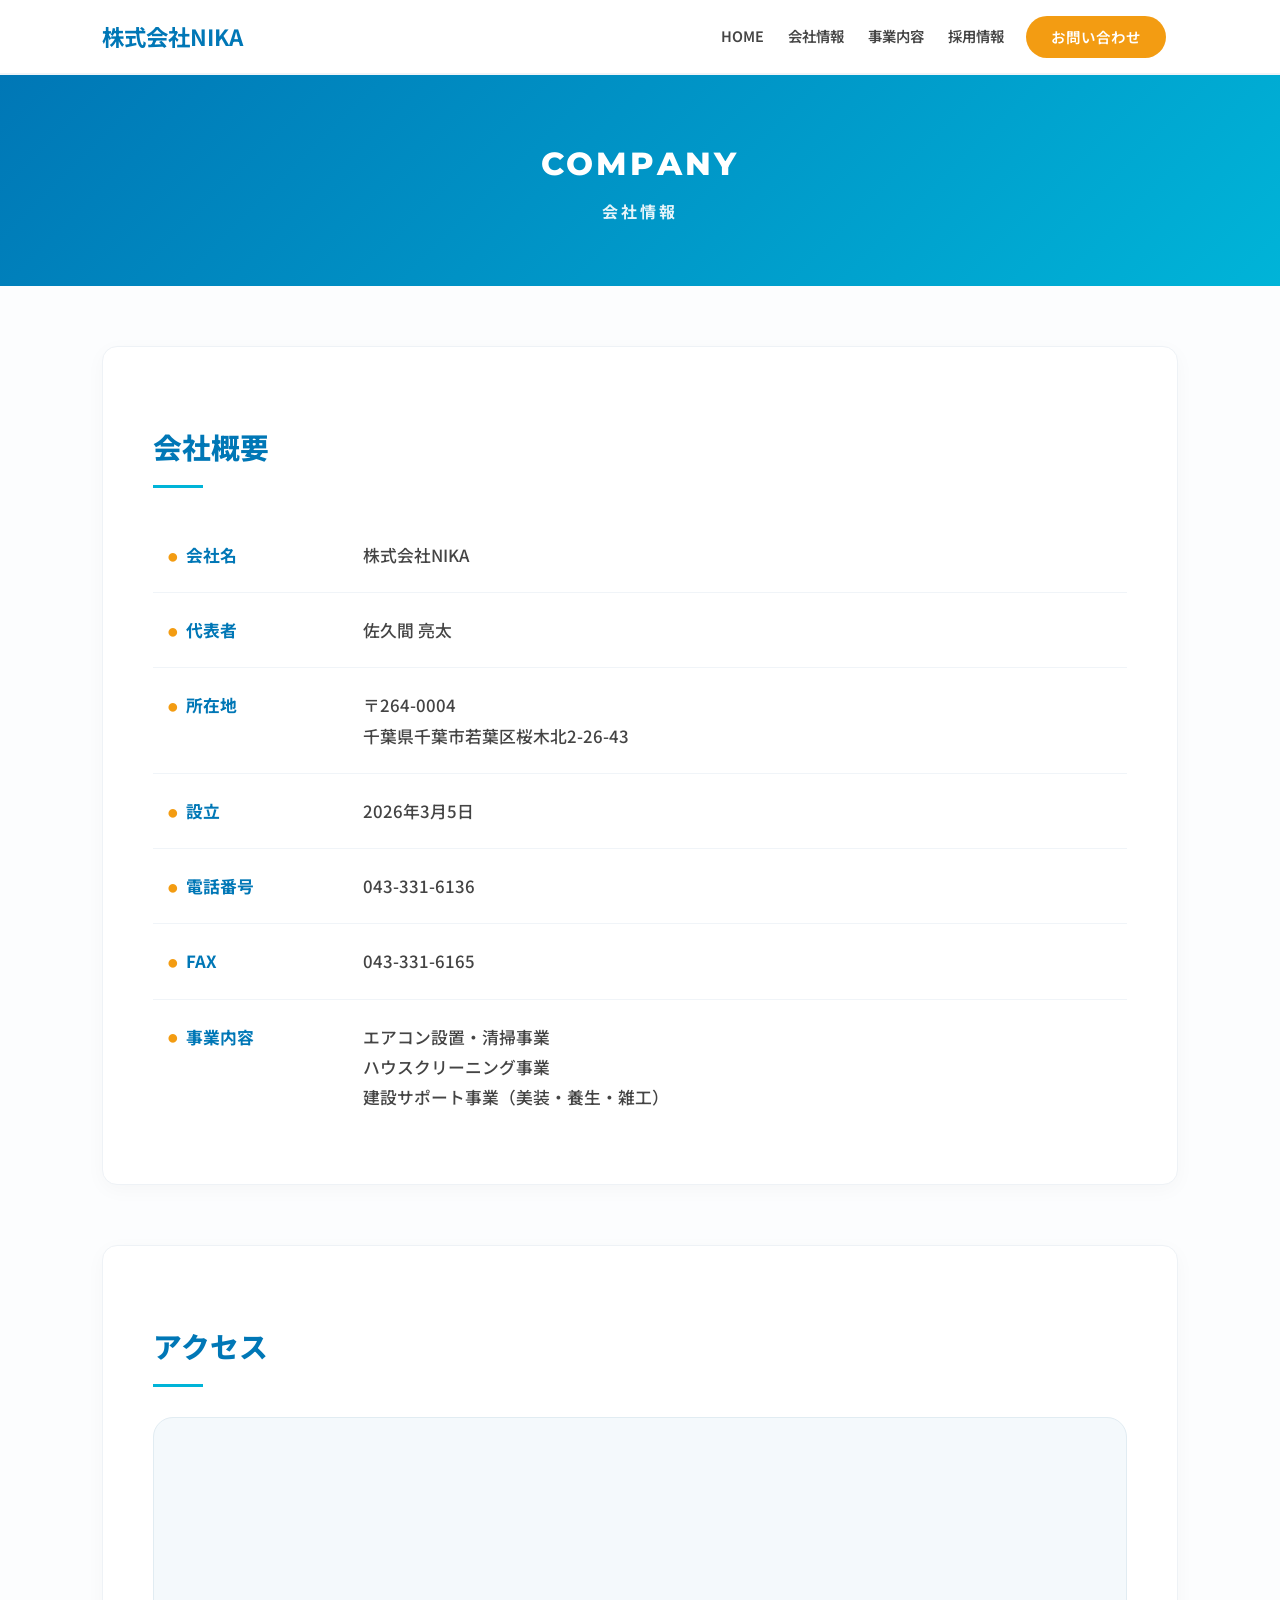
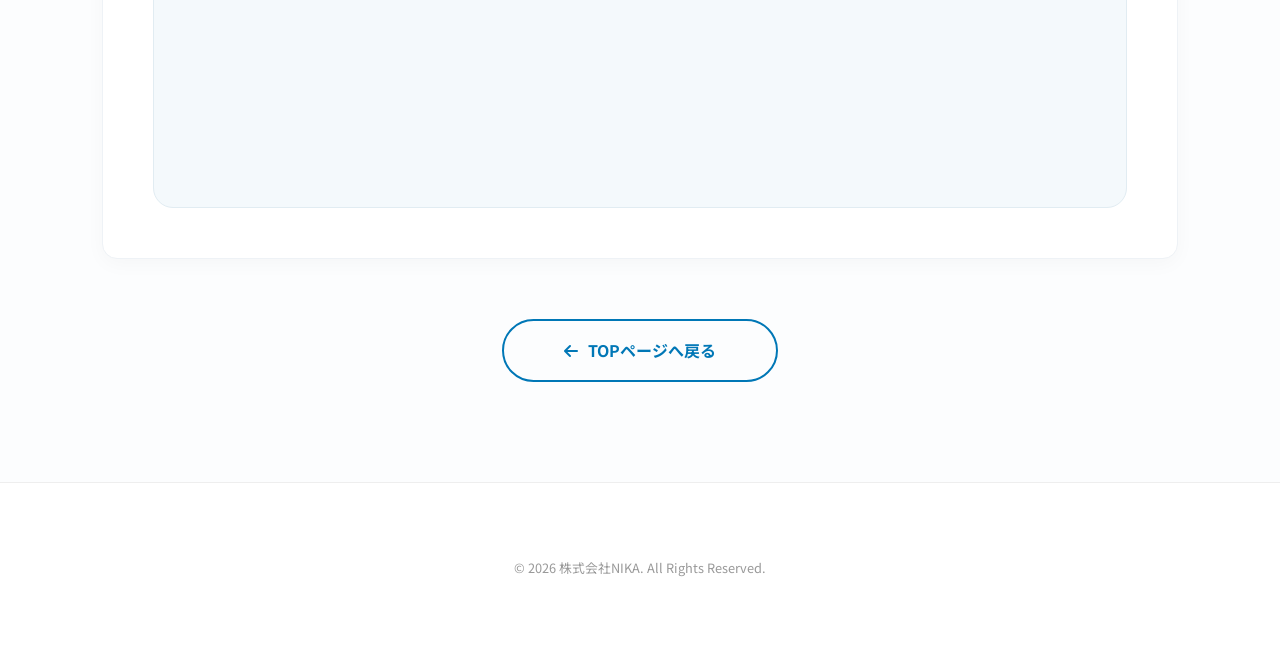
<file: company/company.html>
<!DOCTYPE html>
<html lang="ja">
<head>
    <meta charset="UTF-8">
    <meta name="viewport" content="width=device-width, initial-scale=1.0">
    <title>会社情報 | 株式会社NIKA</title>
    <link rel="stylesheet" href="https://cdnjs.cloudflare.com/ajax/libs/font-awesome/6.0.0/css/all.min.css">
    
    <link href="https://fonts.googleapis.com/css2?family=Montserrat:wght@800&family=Noto+Sans+JP:wght@400;500;700;900&family=Noto+Serif+JP:wght@700&display=swap" rel="stylesheet">
    
    <style>
        /* --- 1. ベース設定 --- */
        body { 
            font-family: "Noto Sans JP", sans-serif; 
            margin: 0; color: #333; background-color: #fcfdfe; line-height: 1.8; 
            -webkit-font-smoothing: antialiased;
        }
        
        /* --- 2. ヘッダー --- */
        header { 
            background: #fff; padding: 15px 8%; 
            display: flex; justify-content: space-between; align-items: center; 
            border-bottom: 2px solid #f0f4f8; position: sticky; top: 0; z-index: 1000;
        }

        /* ロゴをメニュー背景より上に配置 */
        .logo { 
            font-weight: 700; 
            font-size: 1.4rem; 
            color: #0077b6; 
            text-decoration: none; 
            position: relative; 
            z-index: 1200; 
        }

        nav { display: flex; align-items: center; }
        nav a { 
            margin: 0 12px; 
            text-decoration: none; 
            color: #444; 
            font-weight: 600; 
            font-size: 0.9rem; 
            transition: 0.3s; 
        }
        nav a:hover { color: #f39c12; }

        .nav-contact { 
            background: #f39c12 !important; 
            color: #fff !important; 
            padding: 8px 25px; 
            border-radius: 50px; 
            margin-left: 10px; 
            transition: 0.3s !important;
            display: inline-block;
        }
        .nav-contact:hover { opacity: 0.8; color: #fff !important; }

        /* ボタンをメニュー背景より上に配置 */
        .menu-btn { 
            display: none; 
            cursor: pointer; 
            font-size: 1.5rem; 
            color: #0077b6; 
            position: relative; 
            z-index: 1200; 
        }

        .menu-overlay {
            display: none; position: fixed; top: 0; left: 0; width: 100%; height: 100vh;
            background: rgba(0, 0, 0, 0.6); z-index: 1050; opacity: 0; transition: 0.3s; pointer-events: none;
        }
        .menu-overlay.active { display: block; opacity: 1; pointer-events: auto; }

        /* --- 3. ヒーローエリア --- */
        .page-hero {
            background: linear-gradient(135deg, #0077b6 0%, #00b4d8 100%);
            color: #fff; 
            padding: 60px 8%; 
            text-align: center;
        }
        .page-hero h1 { 
            font-family: 'Montserrat', sans-serif; 
            margin: 0; 
            font-size: 2.0rem; 
            letter-spacing: 0.1em; 
            font-weight: 800; 
        }
        .page-hero p { 
            margin: 5px 0 0; 
            font-size: 1.0rem; 
            font-weight: 700; 
            opacity: 0.9; 
            letter-spacing: 0.2em;
        }

        /* --- 4. コンテンツ --- */
        .container { 
            max-width: 1400px; 
            margin: 0 auto; 
            padding: 60px 8% 20px; 
            box-sizing: border-box; 
        }

        .content-card {
            background: #fff; padding: 50px; border-radius: 15px;
            border: 1px solid #eef2f6; box-shadow: 0 5px 20px rgba(0,0,0,0.03);
            margin-bottom: 60px;
        }

        h2 { 
            text-align: left; color: #0077b6; font-size: 1.8rem; margin-bottom: 30px; 
            position: relative; padding-bottom: 15px; font-weight: 800;
        }
        h2::after { 
            content: ""; position: absolute; bottom: 0; left: 0; width: 50px; height: 3px; background: #00b4d8; 
        }

        .company-table { width: 100%; border-collapse: collapse; }
        .company-table th, .company-table td { 
            padding: 22px 15px; border-bottom: 1px solid #f0f4f8; text-align: left; 
        }
        .company-table th { 
            width: 20%; 
            color: #0077b6; font-weight: 700; font-size: 1.05rem; vertical-align: top;
        }
        .company-table td { color: #444; font-size: 1.05rem; font-weight: 500; }
        
        /* 差し色：オレンジの点 */
        .company-table th::before {
            content: "●"; color: #f39c12; font-size: 0.6rem; margin-right: 8px; vertical-align: middle;
        }
        .company-table tr:last-child th, .company-table tr:last-child td { border-bottom: none; }

        /* --- 5. アクセス/地図 --- */
        .map-wrapper {
            position: relative;
            padding-bottom: 40%; 
            height: 0;
            overflow: hidden;
            border-radius: 20px;
            border: 1px solid #e1ecf2;
            background: #f4f9fc;
        }
        .map-wrapper iframe {
            position: absolute;
            top: 0; left: 0; width: 100%; height: 100%;
            border: 0;
        }

        /* --- 6. 戻るボタン --- */
        .cta-area { text-align: center; margin-top: 20px; padding-bottom: 80px; }
        .btn-outline {
            display: inline-flex; align-items: center; gap: 10px; border: 2px solid #0077b6; 
            color: #0077b6; padding: 15px 60px; border-radius: 50px; text-decoration: none; font-weight: bold; transition: 0.3s;
        }
        .btn-outline:hover { background: #0077b6; color: #fff; transform: translateY(-2px); }

        footer { background: #fff; padding: 60px 0; text-align: center; border-top: 1px solid #eee; font-size: 0.8rem; color: #999; }

        /* --- 7. スマホレスポンシブ --- */
        @media (max-width: 768px) {
            header { padding: 12px 5%; }
            .menu-btn { display: block; }

            nav {
                position: fixed; 
                top: -100vh; 
                left: 0; 
                width: 100%; 
                height: auto;
                background: #ffffff; 
                flex-direction: column; 
                padding: 80px 0 40px; 
                z-index: 1100; 
                box-shadow: 0 10px 30px rgba(0,0,0,0.1);
                transition: 0.4s ease-in-out;
                visibility: hidden;
                pointer-events: none;
            }
            nav.active { 
                top: 0; 
                visibility: visible; 
                pointer-events: auto; 
            }

            nav a {
                margin: 0; font-size: 1.1rem; width: 100%; text-align: center; padding: 15px 0; border-bottom: 1px solid #f9f9f9;
            }
            nav a:hover { color: #f39c12; }

            .nav-contact { 
                width: 80% !important; 
                margin: 20px auto 0 !important; 
                background: #f39c12 !important; /* オレンジを強制適用 */
            }

            .page-hero { padding: 40px 5%; }
            .page-hero h1 { font-size: 1.6rem; }

            .container { padding: 40px 5% 20px; }
            .content-card { padding: 30px 20px; margin-bottom: 40px; }

            .company-table th, .company-table td { display: block; width: 100%; padding: 12px 0; }
            .company-table th { border-bottom: none; padding-bottom: 0; font-size: 0.95rem; color: #0077b6; }
            
            /* スマホでもオレンジの点を表示 */
            .company-table th::before { 
                display: inline-block; 
                content: "●"; 
                color: #f39c12; 
                margin-right: 8px;
            }
            
            .company-table td { padding-bottom: 15px; border-bottom: 1px solid #f0f4f8; }

            .map-wrapper { padding-bottom: 75%; }
            .btn-outline { width: 100%; box-sizing: border-box; justify-content: center; }
        }
    </style>
</head>
<body>

<header>
    <a href="../index.html" class="logo">株式会社NIKA</a>
    <div class="menu-btn" id="menuBtn"><i class="fas fa-bars"></i></div>
    <div class="menu-overlay" id="menuOverlay"></div>
    <nav id="navMenu">
        <a href="../index.html">HOME</a>
        <a href="company.html">会社情報</a>
        <a href="../service/service.html">事業内容</a>
        <a href="../recruit/recruit.html">採用情報</a>
        <a href="../contact/contact.html" class="nav-contact">お問い合わせ</a>
    </nav>
</header>

<section class="page-hero">
    <h1>COMPANY</h1>
    <p>会社情報</p>
</section>

<div class="container">
    <div class="content-card">
        <h2>会社概要</h2>
        <table class="company-table">
            <tr>
                <th>会社名</th>
                <td>株式会社NIKA</td>
            </tr>
            <tr>
                <th>代表者</th>
                <td>佐久間 亮太</td>
            </tr>
            <tr>
                <th>所在地</th>
                <td>〒264-0004<br>千葉県千葉市若葉区桜木北2-26-43</td>
            </tr>
            <tr>
                <th>設立</th>
                <td>2026年3月5日</td>
            </tr>
            <tr>
                <th>電話番号</th>
                <td>043-331-6136</td>
            </tr>
            <tr>
                <th>FAX</th>
                <td>043-331-6165</td>
            </tr>                                     
            <tr>
                <th>事業内容</th>
                <td>
                    エアコン設置・清掃事業<br>
                    ハウスクリーニング事業<br>
                    建設サポート事業（美装・養生・雑工）
                </td>
            </tr>
        </table>
    </div>

    <div class="content-card">
        <h2>アクセス</h2>
        <div class="map-area">
            <div class="map-wrapper">
                <iframe 
                    src="https://www.google.com/maps/embed?pb=!1m18!1m12!1m3!1d3243.611036320015!2d140.15873137578477!3d35.611416972611!2m3!1f0!2f0!3f0!3m2!1i1024!2i768!4f13.1!3m3!1m2!1s0x602290076a4df83d%3A0xc3d5d79e6027a4e6!2z44CSMjY0LTAwMDQg5Y2D6JGJ55yM5Y2D6JGJ5biC6Iul6JGJ5Yy65qGc5pyo5YyX77yS5LiB55uu77yS77yW4oiS77yU77yT!5e0!3m2!1sja!2sjp!4v1710000000000!5m2!1sja!2sjp" 
                    allowfullscreen="" 
                    loading="lazy" 
                    referrerpolicy="no-referrer-when-downgrade">
                </iframe>
            </div>
        </div>
    </div>

    <div class="cta-area">
        <a href="../index.html" class="btn-outline">
            <i class="fas fa-arrow-left"></i> TOPページへ戻る
        </a>
    </div>
</div>

<footer>
    <p>© 2026 株式会社NIKA. All Rights Reserved.</p>
</footer>

<script>
    const menuBtn = document.getElementById('menuBtn');
    const navMenu = document.getElementById('navMenu');
    const menuOverlay = document.getElementById('menuOverlay');
    const navLinks = document.querySelectorAll('nav a');

    function toggleMenu() {
        navMenu.classList.toggle('active');
        menuOverlay.classList.toggle('active');
        const icon = menuBtn.querySelector('i');
        if (navMenu.classList.contains('active')) {
            icon.classList.replace('fa-bars', 'fa-times');
            document.body.style.overflow = 'hidden';
        } else {
            icon.classList.replace('fa-times', 'fa-bars');
            document.body.style.overflow = '';
        }
    }

    menuBtn.addEventListener('click', toggleMenu);
    menuOverlay.addEventListener('click', toggleMenu);
    navLinks.forEach(link => {
        link.addEventListener('click', () => {
            if (navMenu.classList.contains('active')) toggleMenu();
        });
    });
</script>

</body>
</html>
</file>
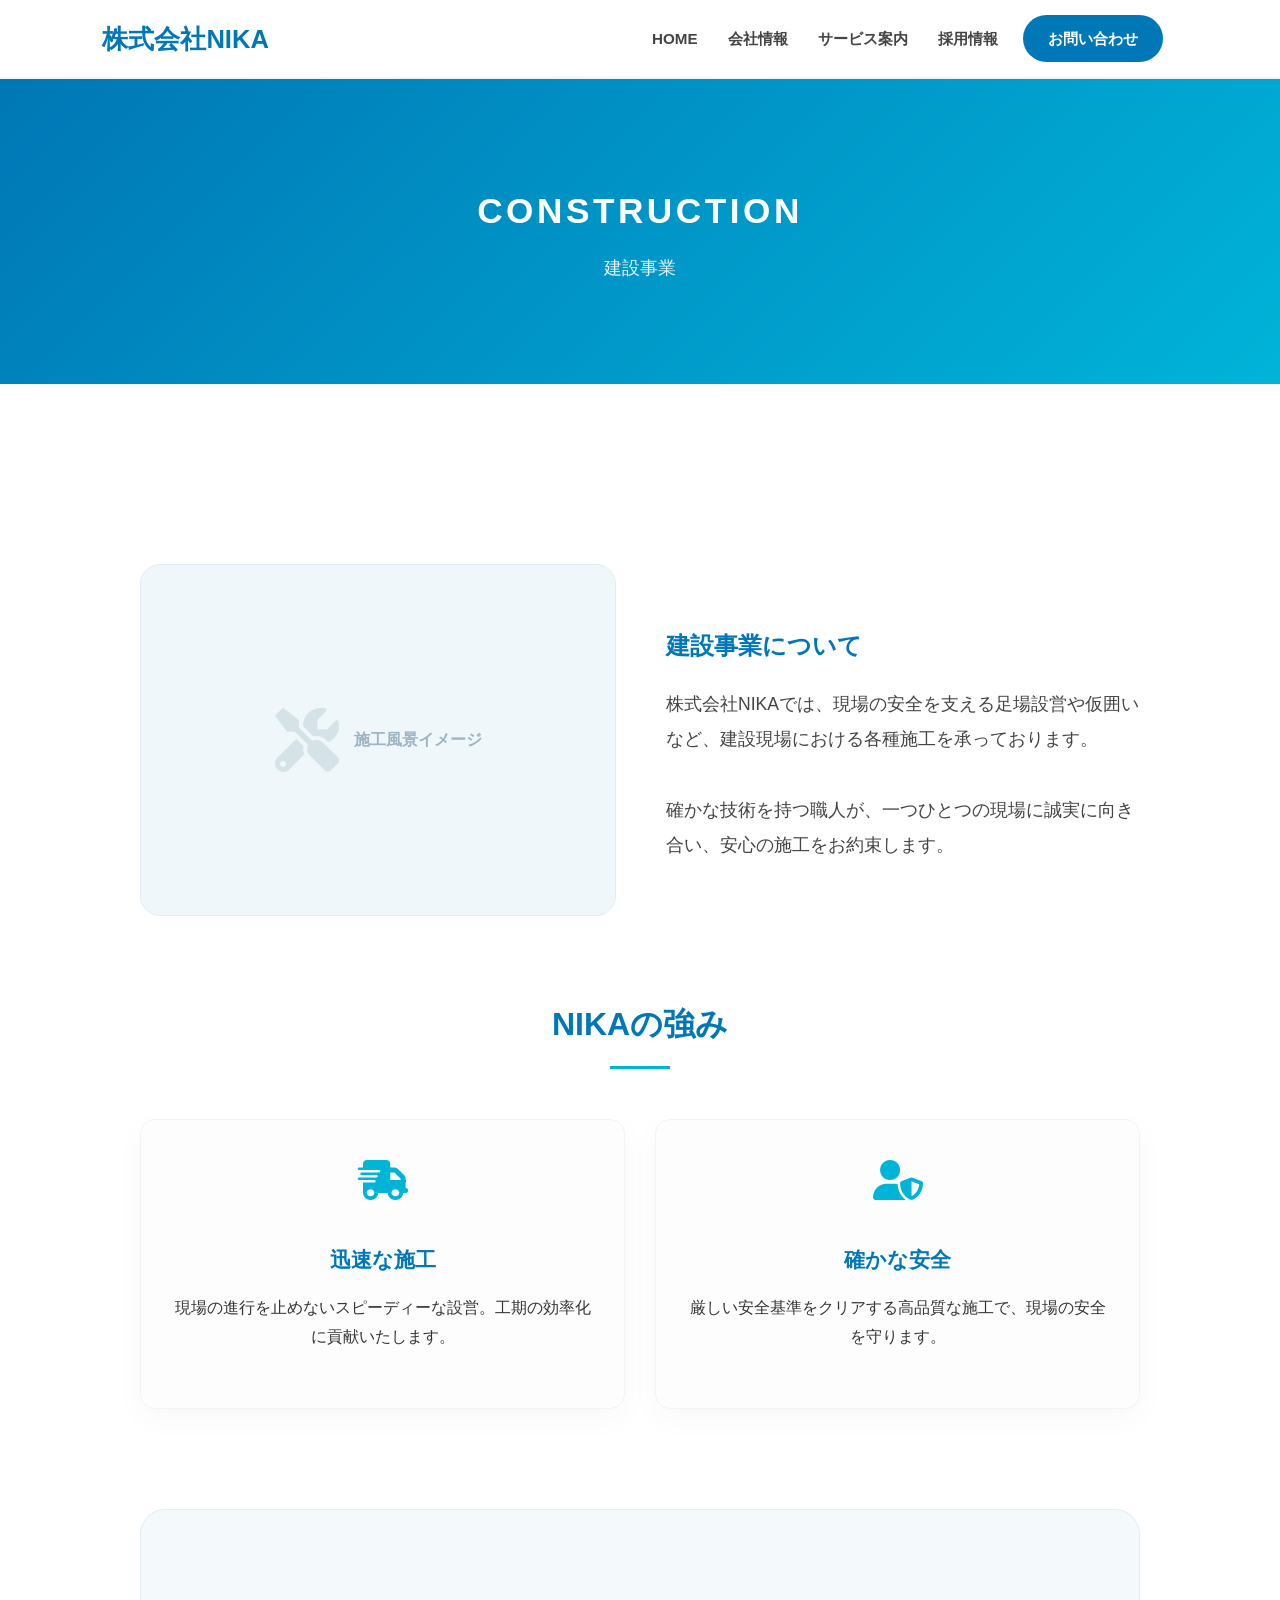
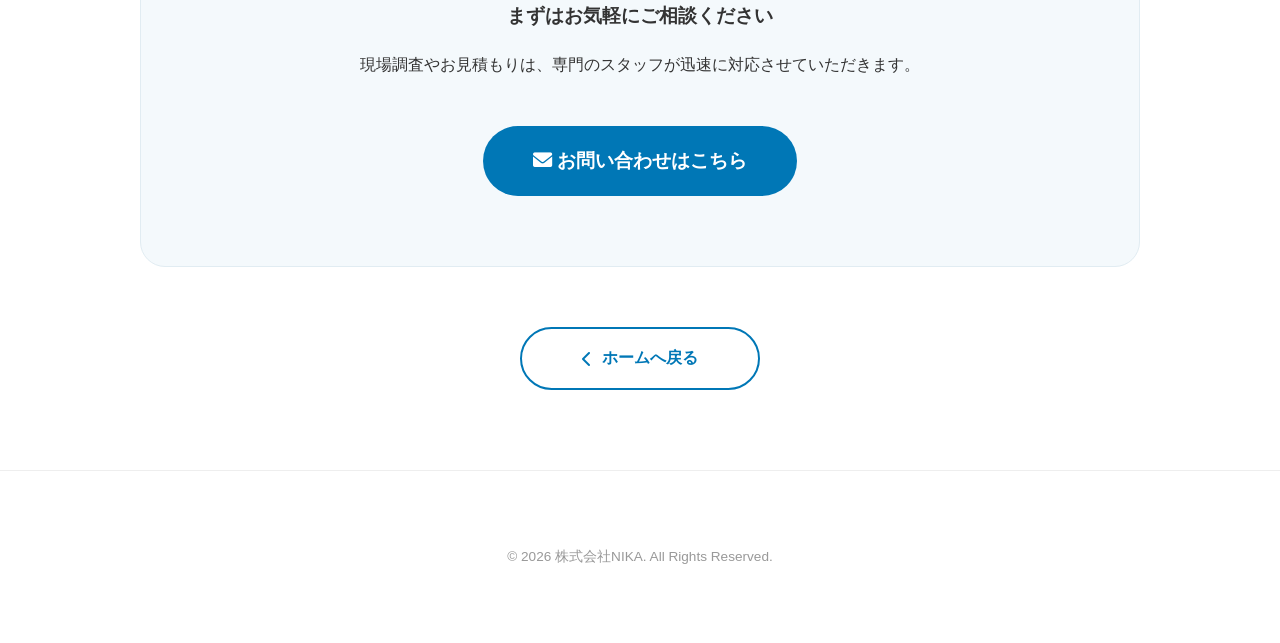
<file: construction/construction.html>
<!DOCTYPE html>
<html lang="ja">
<head>
    <meta charset="UTF-8">
    <meta name="viewport" content="width=device-width, initial-scale=1.0">
    <title>建設事業 | 株式会社NIKA</title>
    <link rel="stylesheet" href="https://cdnjs.cloudflare.com/ajax/libs/font-awesome/6.0.0/css/all.min.css">
    <style>
        /* --- 1. ベース・ヘッダー（全ページ完全統一） --- */
        body { 
            font-family: "Helvetica Neue", Arial, "Hiragino Kaku Gothic ProN", "Hiragino Sans", Meiryo, sans-serif; 
            margin: 0; color: #333; background-color: #ffffff; line-height: 1.8; 
        }
        
        header { 
            background: #fff; padding: 15px 8%; 
            display: flex; justify-content: space-between; align-items: center; 
            border-bottom: 2px solid #f0f4f8; position: sticky; top: 0; z-index: 1000;
        }

        .logo { font-weight: bold; font-size: 1.6rem; color: #0077b6; text-decoration: none; z-index: 1200; }

        nav { display: flex; align-items: center; }
        nav a { margin: 0 15px; text-decoration: none; color: #444; font-weight: 600; font-size: 0.95rem; transition: 0.3s; }
        nav a:hover { color: #00b4d8; }

        .nav-contact { 
            background: #0077b6; color: #fff !important; padding: 10px 25px; border-radius: 50px; 
            margin-left: 10px; transition: 0.3s; text-decoration: none;
        }

        /* ハンバーガーメニューボタン */
        .menu-btn {
            display: none;
            cursor: pointer;
            z-index: 1200;
            font-size: 1.6rem;
            color: #0077b6;
        }

        /* スマホ用オーバーレイ */
        .menu-overlay {
            display: none;
            position: fixed;
            top: 0;
            left: 0;
            width: 100%;
            height: 100vh;
            background: rgba(0, 0, 0, 0.6);
            z-index: 1050;
            opacity: 0;
            transition: 0.3s;
            pointer-events: none;
        }

        /* --- 2. ヒーローエリア（他ページと完全統一） --- */
        .page-hero {
            background: linear-gradient(135deg, #0077b6 0%, #00b4d8 100%);
            color: #fff;
            padding: 100px 8%; /* 100pxで統一 */
            text-align: center;
            box-sizing: border-box;
        }
        .page-hero h1 { 
            margin: 0; 
            font-size: 2.2rem; 
            letter-spacing: 0.1em; 
            font-weight: 800; 
            text-transform: uppercase;
        }
        .page-hero p { 
            margin: 10px 0 0; 
            font-size: 1.1rem; 
            opacity: 0.9; 
        }

        /* --- 3. コンテンツレイアウト --- */
        .container { max-width: 1000px; margin: 0 auto; padding: 80px 8% 20px; }
        section { margin-bottom: 100px; }

        h2 { text-align: center; color: #0077b6; font-size: 2rem; margin-bottom: 50px; position: relative; padding-bottom: 15px; }
        h2::after { content: ""; position: absolute; bottom: 0; left: 50%; transform: translateX(-50%); width: 60px; height: 3px; background: #00b4d8; }

        .intro-flex { display: flex; align-items: center; gap: 50px; margin-bottom: 80px; }
        .intro-photo {
            flex: 1; min-height: 350px; background: #f0f7fa; border-radius: 20px;
            display: flex; align-items: center; justify-content: center;
            color: #9ab4c1; font-weight: bold; border: 1px solid #e1ecf2;
        }
        .intro-text { flex: 1; }
        .intro-text h3 { color: #0077b6; font-size: 1.5rem; margin-bottom: 20px; }
        .intro-text p { font-size: 1.1rem; color: #444; line-height: 2; }

        .strength-grid { display: grid; grid-template-columns: repeat(auto-fit, minmax(300px, 1fr)); gap: 30px; }
        .strength-item {
            background: #fdfdfe; padding: 40px 30px; border-radius: 15px;
            border: 1px solid #f0f4f8; text-align: center; box-shadow: 0 10px 30px rgba(0,0,0,0.03);
        }
        .strength-item i { font-size: 2.5rem; color: #00b4d8; margin-bottom: 20px; }
        .strength-item h3 { color: #0077b6; margin-bottom: 15px; font-size: 1.3rem; }

        .cta { background: #f4f9fc; padding: 70px 40px; border-radius: 25px; border: 1px solid #e1ecf2; text-align: center; }
        .btn-contact {
            display: inline-block; background: #0077b6; color: #fff;
            padding: 18px 50px; border-radius: 50px; text-decoration: none;
            font-weight: bold; font-size: 1.2rem; margin-top: 30px; transition: 0.4s;
        }
        .btn-contact:hover { background: #00b4d8; transform: translateY(-3px); }

        .back-area { text-align: center; margin: 60px 0; }
        .btn-outline {
            display: inline-flex; align-items: center; gap: 10px; border: 2px solid #0077b6; 
            color: #0077b6; padding: 15px 60px; border-radius: 50px; text-decoration: none; font-weight: bold; transition: 0.3s;
        }
        .btn-outline:hover { background: #0077b6; color: #fff; }

        footer { padding: 60px 0; text-align: center; border-top: 1px solid #eee; font-size: 0.85rem; color: #999; }

        /* --- 4. スマホレスポンシブ --- */
        @media (max-width: 768px) {
            header { padding: 12px 5%; }
            .menu-btn { display: block; }

            nav {
                position: fixed;
                top: -70vh;
                left: 0;
                width: 100%;
                height: 70vh;
                background: #ffffff;
                flex-direction: column;
                justify-content: center;
                align-items: center;
                padding: 40px 0;
                transition: 0.5s cubic-bezier(0.19, 1, 0.22, 1);
                z-index: 1100;
                box-shadow: 0 10px 30px rgba(0,0,0,0.15);
            }

            nav.active { top: 0; }
            .menu-overlay.active { display: block; opacity: 1; pointer-events: auto; }

            nav a {
                margin: 0; font-size: 1.25rem; font-weight: 700; color: #0077b6;
                width: 100%; text-align: center; padding: 20px 0; border-bottom: 1px solid #f0f4f8;
            }

            .nav-contact {
                background: #0077b6 !important; color: #fff !important;
                margin-top: 25px !important; border-radius: 50px !important;
                width: 75% !important; padding: 15px 0 !important;
            }

            .page-hero { padding: 80px 5%; }
            .page-hero h1 { font-size: 1.8rem; }

            .intro-flex { flex-direction: column; gap: 30px; }
            .intro-photo { width: 100%; min-height: 250px; }
            
            .container { padding: 50px 5%; }
            .btn-outline { width: 100%; box-sizing: border-box; justify-content: center; }
        }
    </style>
</head>
<body>

<header>
    <a href="../index.html" class="logo">株式会社NIKA</a>
    
    <div class="menu-btn" id="menuBtn">
        <i class="fas fa-bars"></i>
    </div>

    <div class="menu-overlay" id="menuOverlay"></div>

    <nav id="navMenu">
        <a href="../index.html">HOME</a>
        <a href="../company/company.html">会社情報</a>
        <a href="../service/service.html">サービス案内</a>
        <a href="../recruit/recruit.html">採用情報</a>
        <a href="../contact/contact.html" class="nav-contact">お問い合わせ</a>
    </nav>
</header>

<section class="page-hero">
    <h1>CONSTRUCTION</h1>
    <p>建設事業</p>
</section>

<div class="container">
    <section class="intro-flex">
        <div class="intro-photo">
            <i class="fas fa-tools" style="font-size: 4rem; opacity: 0.3; margin-right: 15px;"></i>
            <span>施工風景イメージ</span>
        </div>
        <div class="intro-text">
            <h3>建設事業について</h3>
            <p>
                株式会社NIKAでは、現場の安全を支える足場設営や仮囲いなど、建設現場における各種施工を承っております。<br><br>
                確かな技術を持つ職人が、一つひとつの現場に誠実に向き合い、安心の施工をお約束します。
            </p>
        </div>
    </section>

    <section>
        <h2>NIKAの強み</h2>
        <div class="strength-grid">
            <div class="strength-item">
                <i class="fas fa-shipping-fast"></i>
                <h3>迅速な施工</h3>
                <p>現場の進行を止めないスピーディーな設営。工期の効率化に貢献いたします。</p>
            </div>
            <div class="strength-item">
                <i class="fas fa-user-shield"></i>
                <h3>確かな安全</h3>
                <p>厳しい安全基準をクリアする高品質な施工で、現場の安全を守ります。</p>
            </div>
        </div>
    </section>

    <div class="cta">
        <h3>まずはお気軽にご相談ください</h3>
        <p>現場調査やお見積もりは、専門のスタッフが迅速に対応させていただきます。</p>
        <a href="../contact/contact.html" class="btn-contact"><i class="fas fa-envelope"></i> お問い合わせはこちら</a>
    </div>

    <div class="back-area">
        <a href="../index.html" class="btn-outline">
            <i class="fas fa-chevron-left"></i> ホームへ戻る
        </a>
    </div>
</div>

<footer>
    <p>&copy; 2026 株式会社NIKA. All Rights Reserved.</p>
</footer>

<script>
    const menuBtn = document.getElementById('menuBtn');
    const navMenu = document.getElementById('navMenu');
    const menuOverlay = document.getElementById('menuOverlay');
    const navLinks = document.querySelectorAll('nav a');

    function toggleMenu() {
        navMenu.classList.toggle('active');
        menuOverlay.classList.toggle('active');
        const icon = menuBtn.querySelector('i');
        
        if (navMenu.classList.contains('active')) {
            icon.classList.replace('fa-bars', 'fa-times');
            document.body.style.overflow = 'hidden';
        } else {
            icon.classList.replace('fa-times', 'fa-bars');
            document.body.style.overflow = '';
        }
    }

    menuBtn.addEventListener('click', toggleMenu);
    menuOverlay.addEventListener('click', toggleMenu);

    navLinks.forEach(link => {
        link.addEventListener('click', () => {
            if (navMenu.classList.contains('active')) toggleMenu();
        });
    });
</script>

</body>
</html>
</file>
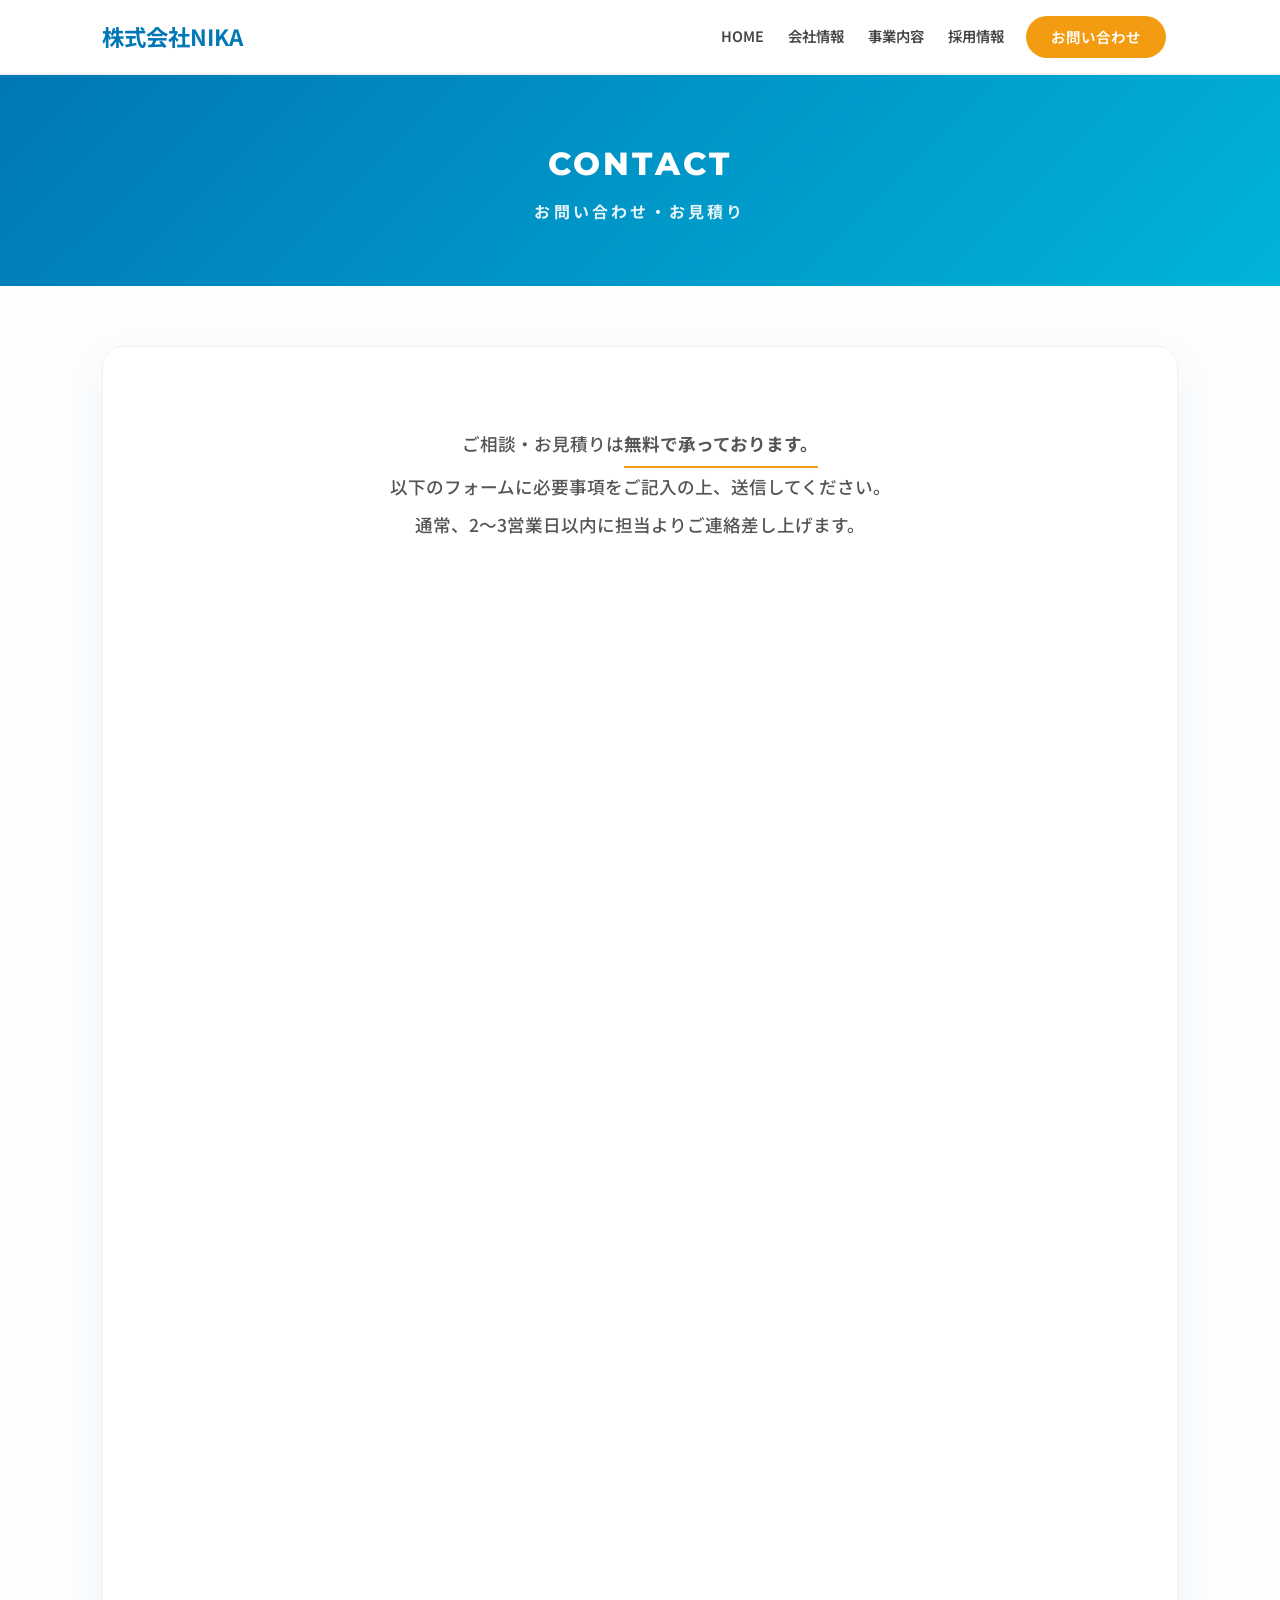
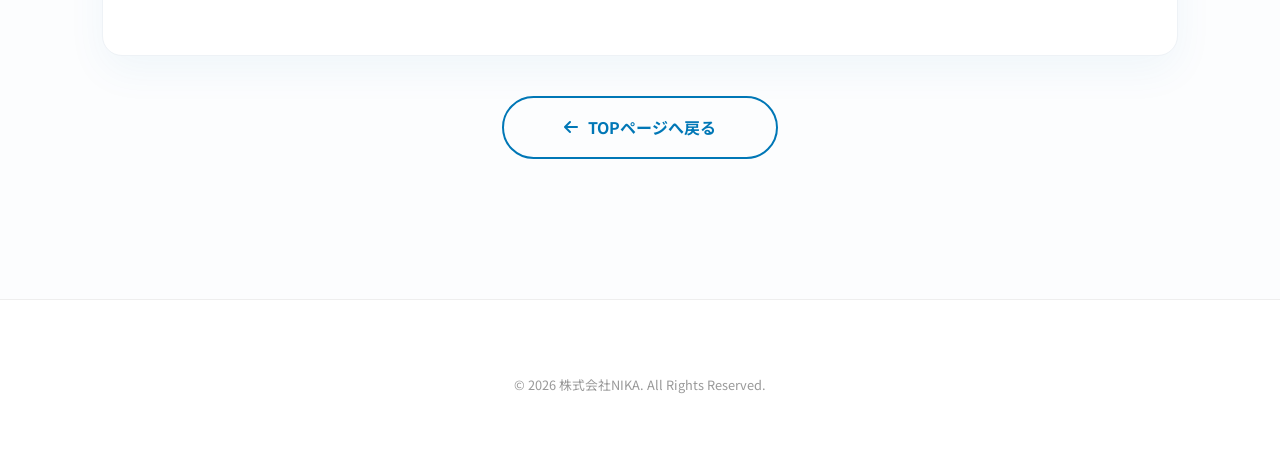
<file: contact/contact.html>
<!DOCTYPE html>
<html lang="ja">
<head>
    <meta charset="UTF-8">
    <meta name="viewport" content="width=device-width, initial-scale=1.0, maximum-scale=1.0, user-scalable=no">
    <title>お問い合わせ | 株式会社NIKA</title>
    <link rel="stylesheet" href="https://cdnjs.cloudflare.com/ajax/libs/font-awesome/6.0.0/css/all.min.css">
    
    <link href="https://fonts.googleapis.com/css2?family=Montserrat:wght@800&family=Noto+Sans+JP:wght@400;500;700;900&display=swap" rel="stylesheet">
    
    <style>
        /* --- 1. ベース設定 --- */
        * { box-sizing: border-box; }
        body { 
            font-family: "Noto Sans JP", sans-serif; 
            margin: 0; color: #333; background-color: #fcfdfe; line-height: 1.8; 
            -webkit-font-smoothing: antialiased; overflow-x: hidden;
        }
        
        /* --- 2. ヘッダー (トップページと完全に共通) --- */
        header { 
            background: #fff; 
            padding: 15px 8%; 
            display: flex; justify-content: space-between; align-items: center; 
            border-bottom: 2px solid #f0f4f8; position: sticky; top: 0; z-index: 1000;
        }

        .logo { 
            font-weight: 700; 
            font-size: 1.4rem; 
            color: #0077b6; 
            text-decoration: none; position: relative; z-index: 1200; 
            white-space: nowrap;
        }

        nav { display: flex; align-items: center; }
        nav a { 
            margin: 0 12px; 
            text-decoration: none; color: #444; 
            font-weight: 600; 
            font-size: 0.9rem; 
            transition: 0.3s; 
        }
        nav a:hover { color: #f39c12; }

        .nav-contact { 
            background: #f39c12 !important; color: #fff !important; 
            padding: 8px 25px; border-radius: 50px; margin-left: 10px; 
            transition: 0.3s !important; display: inline-block;
        }
        .nav-contact:hover { opacity: 0.8; color: #fff !important; }

        .menu-btn { 
            display: none; cursor: pointer; 
            font-size: 1.5rem; 
            color: #0077b6; 
            position: relative; z-index: 1200; width: 35px; text-align: center;
        }

        .menu-overlay {
            display: none; position: fixed; top: 0; left: 0; width: 100%; height: 100vh;
            background: rgba(0, 0, 0, 0.6); z-index: 1050; opacity: 0; transition: 0.3s; pointer-events: none;
        }
        .menu-overlay.active { display: block; opacity: 1; pointer-events: auto; }

        /* --- 3. ヒーローエリア --- */
        .page-hero {
            background: linear-gradient(135deg, #0077b6 0%, #00b4d8 100%);
            color: #fff; padding: 60px 8%; text-align: center;
        }
        .page-hero h1 { 
            font-family: 'Montserrat', sans-serif; margin: 0; 
            font-size: 2.0rem; letter-spacing: 0.1em; font-weight: 800; 
        }
        .page-hero p { 
            margin: 5px 0 0; font-size: 1.0rem; font-weight: 700; opacity: 0.9; letter-spacing: 0.2em;
        }

        /* --- 4. コンテンツ --- */
        .container { 
            max-width: 1400px; margin: 0 auto; padding: 60px 8%; box-sizing: border-box; 
        }

        .contact-card {
            background: #fff; padding: 60px 40px; border-radius: 20px;
            border: 1px solid #eef2f6; box-shadow: 0 15px 40px rgba(0, 119, 182, 0.05);
            margin: 0 auto;
        }
        .form-intro { 
            text-align: center; margin-bottom: 50px; color: #555; font-size: 1.1rem; 
            font-weight: 500; line-height: 2.2;
        }
        .form-intro span {
            display: inline-block; border-bottom: 2px solid #f39c12;
            padding-bottom: 2px; font-weight: 700;
        }

        .form-wrapper { width: 100%; display: flex; justify-content: center; }
        .form-wrapper iframe {
            width: 100%; max-width: 850px; height: 1000px; border: none; background: transparent;
        }

        /* --- 5. 戻るボタン --- */
        .bottom-nav { text-align: center; margin-top: 40px; padding-bottom: 80px; }
        .btn-outline {
            display: inline-flex; align-items: center; gap: 10px; border: 2px solid #0077b6; 
            color: #0077b6; padding: 15px 60px; border-radius: 50px; text-decoration: none; 
            font-weight: bold; transition: 0.3s;
        }
        .btn-outline:hover { background: #0077b6; color: #fff; transform: translateY(-2px); }

        footer { background: #fff; padding: 60px 0; text-align: center; border-top: 1px solid #eee; font-size: 0.8rem; color: #999; }

        /* --- 6. スマホレスポンシブ (トップページの挙動に完全統一) --- */
        @media (max-width: 768px) {
            header { padding: 12px 5%; } 
            .logo { font-size: 1.4rem; } /* トップページと同じサイズに変更 */
            .menu-btn { display: block; }

            nav {
                position: fixed; top: -100vh; left: 0; width: 100%; height: auto;
                background: #ffffff; flex-direction: column; 
                padding: 80px 0 40px; 
                z-index: 1100; transition: 0.4s ease-in-out; 
                visibility: hidden; pointer-events: none;
                box-shadow: 0 10px 30px rgba(0,0,0,0.1);
            }
            nav.active { top: 0; visibility: visible; pointer-events: auto; }

            nav a {
                margin: 0; font-size: 1.1rem; width: 100%; text-align: center; 
                padding: 15px 0; border-bottom: 1px solid #f9f9f9;
            }
            .nav-contact { width: 80% !important; margin: 20px auto 0 !important; }

            .page-hero { padding: 40px 5%; }
            .page-hero h1 { font-size: 1.6rem; }
            
            .container { padding: 40px 5% 20px; }
            .contact-card { padding: 40px 15px; border-radius: 15px; }
            .form-intro { font-size: 1.0rem; margin-bottom: 30px; text-align: left; }
            
            .form-wrapper iframe { height: 1250px; }
            .btn-outline { width: 100%; box-sizing: border-box; justify-content: center; }
        }
    </style>
</head>
<body>

<header>
    <a href="../index.html" class="logo">株式会社NIKA</a>
    <div class="menu-btn" id="menuBtn"><i class="fas fa-bars"></i></div>
    <div class="menu-overlay" id="menuOverlay"></div>
    <nav id="navMenu">
        <a href="../index.html">HOME</a>
        <a href="../company/company.html">会社情報</a>
        <a href="../service/service.html">事業内容</a>
        <a href="../recruit/recruit.html">採用情報</a>
        <a href="contact.html" class="nav-contact">お問い合わせ</a>
    </nav>
</header>

<section class="page-hero">
    <h1>CONTACT</h1>
    <p>お問い合わせ・お見積り</p>
</section>

<div class="container">
    <div class="contact-card">
        <p class="form-intro">
            ご相談・お見積りは<span>無料で承っております。</span><br>
            以下のフォームに必要事項をご記入の上、送信してください。<br>
            通常、2〜3営業日以内に担当よりご連絡差し上げます。
        </p>

        <div class="form-wrapper">
            <iframe src="https://docs.google.com/forms/d/e/1FAIpQLSd55wraC_YqqkxqwZL6Xq9S9KEO5UfAPYL-1AvKTjcTNUuZjA/viewform?embedded=true" frameborder="0" marginheight="0" marginwidth="0">読み込んでいます…</iframe>
        </div>
    </div>

    <div class="bottom-nav">
        <a href="../index.html" class="btn-outline">
            <i class="fas fa-arrow-left"></i> TOPページへ戻る
        </a>
    </div>
</div>

<footer>
    <p>© 2026 株式会社NIKA. All Rights Reserved.</p>
</footer>

<script>
    const menuBtn = document.getElementById('menuBtn');
    const navMenu = document.getElementById('navMenu');
    const menuOverlay = document.getElementById('menuOverlay');
    const navLinks = document.querySelectorAll('nav a');
    const menuIcon = menuBtn.querySelector('i');

    function toggleMenu() {
        navMenu.classList.toggle('active');
        menuOverlay.classList.toggle('active');
        
        if (navMenu.classList.contains('active')) {
            menuIcon.classList.replace('fa-bars', 'fa-times');
            document.body.style.overflow = 'hidden'; 
        } else {
            menuIcon.classList.replace('fa-times', 'fa-bars');
            document.body.style.overflow = ''; 
        }
    }

    menuBtn.addEventListener('click', toggleMenu);
    menuOverlay.addEventListener('click', toggleMenu);
    navLinks.forEach(link => {
        link.addEventListener('click', () => {
            if (navMenu.classList.contains('active')) toggleMenu();
        });
    });
</script>

</body>
</html>
</file>
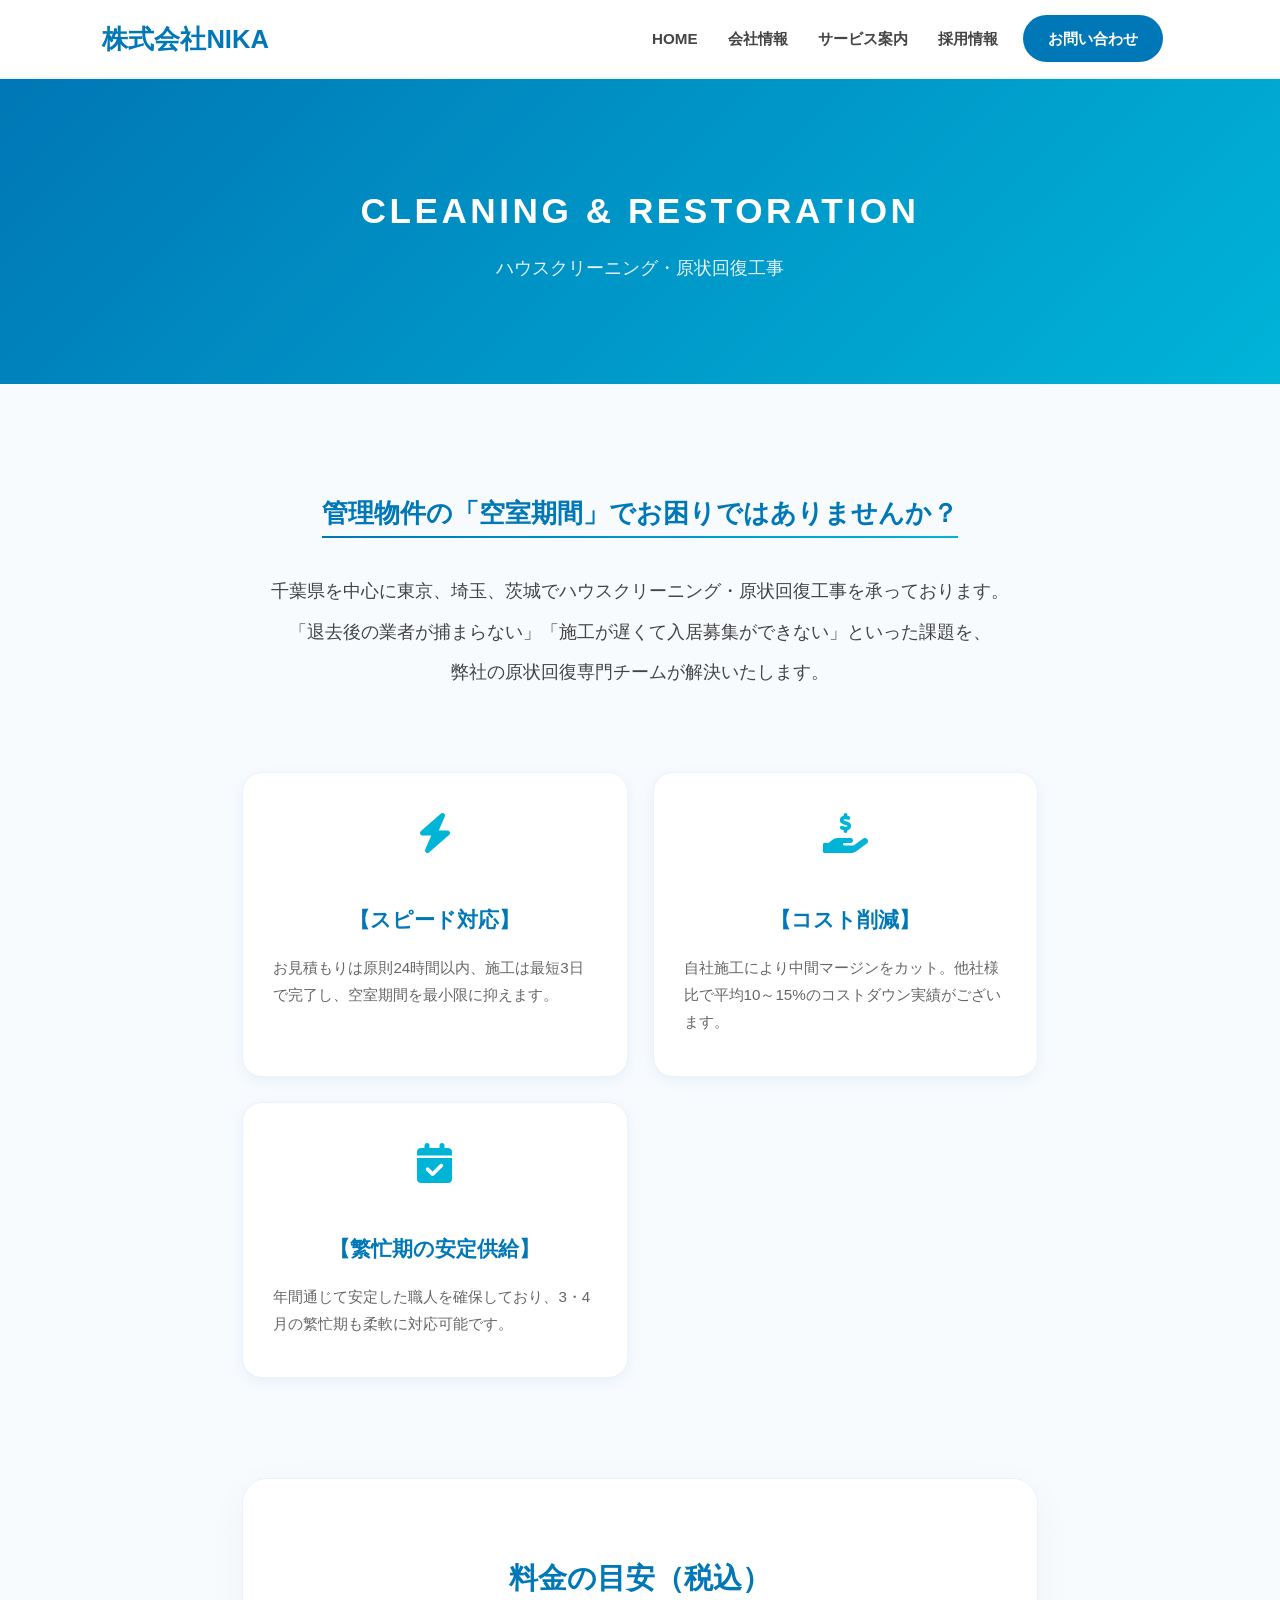
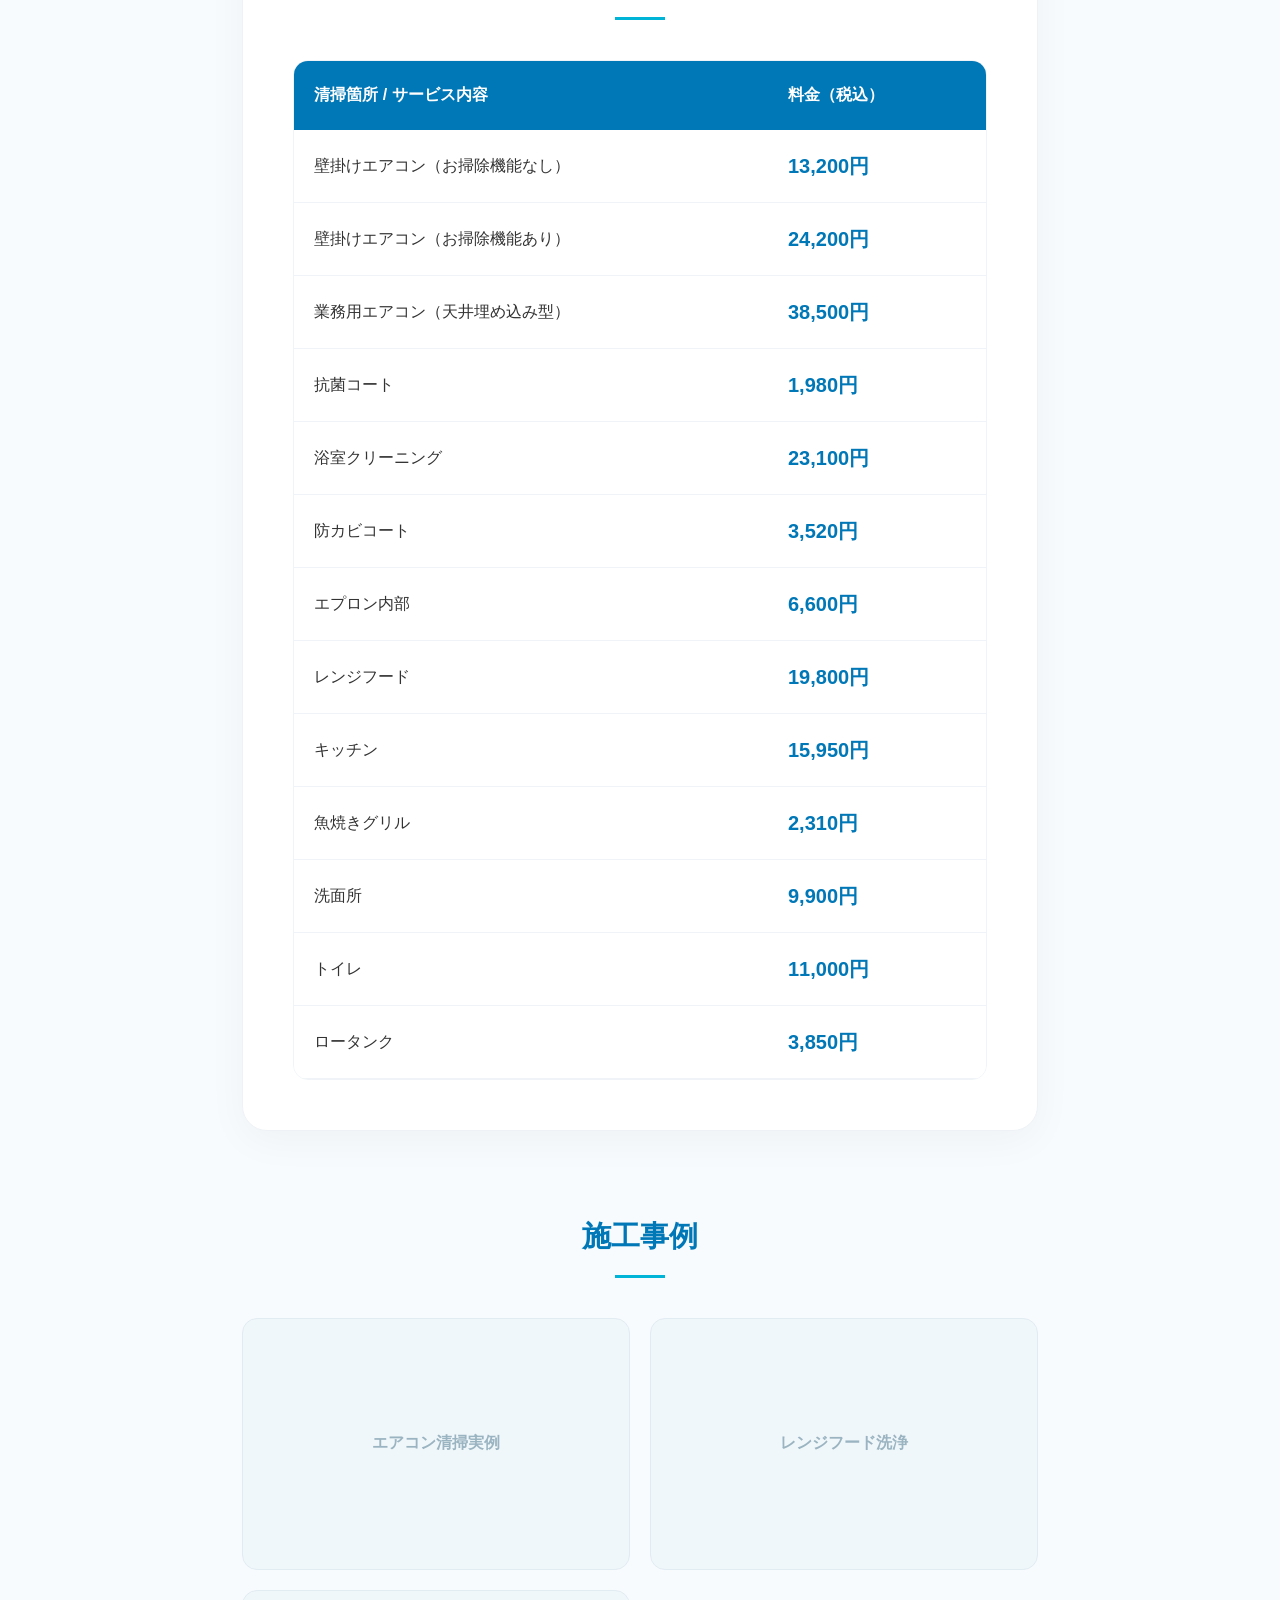
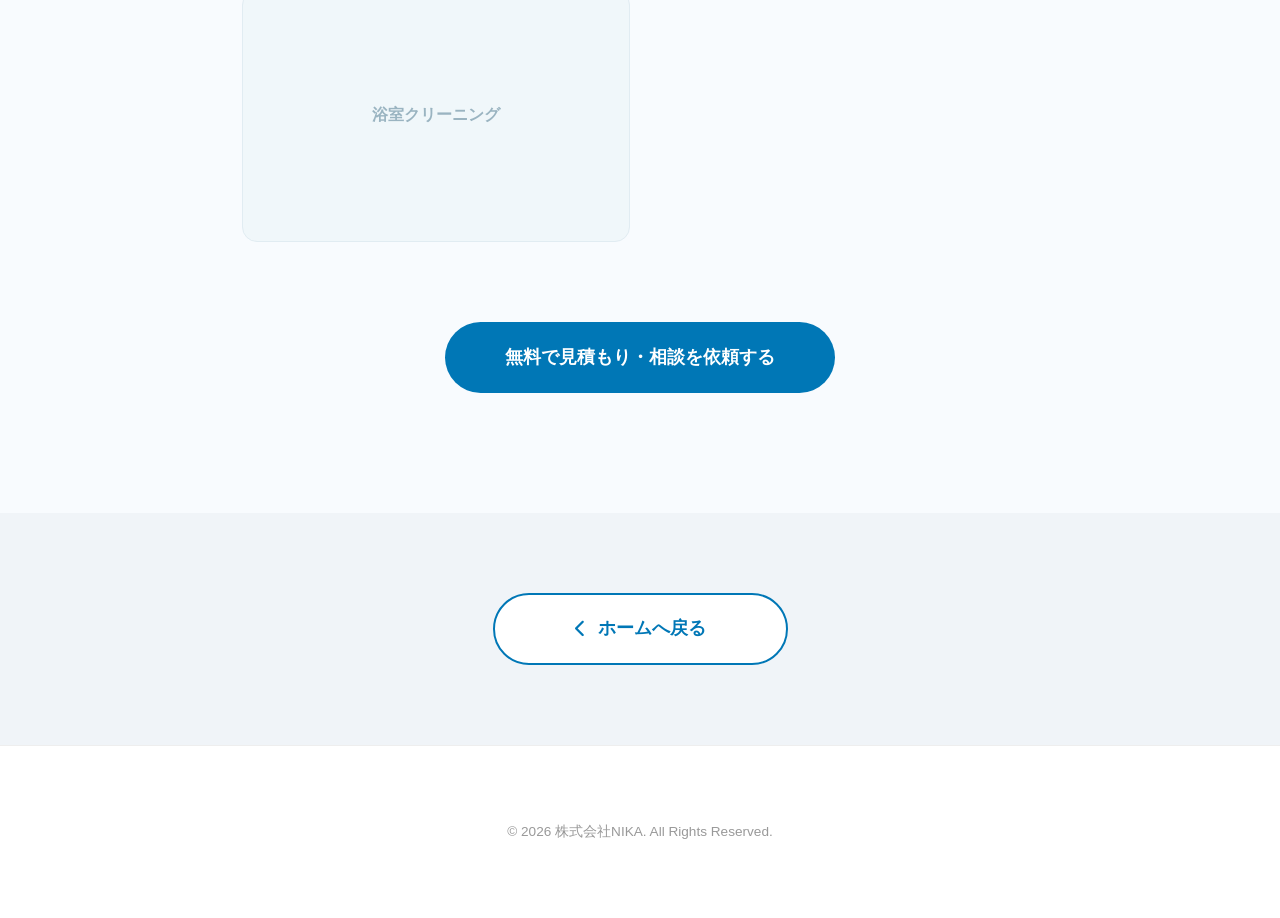
<file: creaning/creaning.html>
<!DOCTYPE html>
<html lang="ja">
<head>
    <meta charset="UTF-8">
    <meta name="viewport" content="width=device-width, initial-scale=1.0">
    <title>ハウスクリーニング・原状回復 | 株式会社NIKA</title>
    <link rel="stylesheet" href="https://cdnjs.cloudflare.com/ajax/libs/font-awesome/6.0.0/css/all.min.css">
    <style>
        /* --- 1. ベース・ヘッダー（全ページ完全統一） --- */
        body {
            font-family: "Helvetica Neue", Arial, "Hiragino Kaku Gothic ProN", "Hiragino Sans", Meiryo, sans-serif;
            margin: 0; color: #333; background-color: #f8fbfe; line-height: 1.8;
        }

        header {
            background: #fff; padding: 15px 8%;
            display: flex; justify-content: space-between; align-items: center;
            border-bottom: 2px solid #f0f4f8; position: sticky; top: 0; z-index: 1000;
        }
        .logo { font-weight: bold; font-size: 1.6rem; color: #0077b6; text-decoration: none; z-index: 1200; }
        
        nav { display: flex; align-items: center; }
        nav a { margin: 0 15px; text-decoration: none; color: #444; font-weight: 600; font-size: 0.95rem; transition: 0.3s; }
        nav a:hover { color: #00b4d8; }

        .nav-contact { 
            background: #0077b6; color: #fff !important; padding: 10px 25px; border-radius: 50px; 
            margin-left: 10px; transition: 0.3s; text-decoration: none;
        }

        /* ハンバーガーメニューボタン */
        .menu-btn {
            display: none;
            cursor: pointer;
            z-index: 1200;
            font-size: 1.6rem;
            color: #0077b6;
        }

        /* スマホ用オーバーレイ */
        .menu-overlay {
            display: none;
            position: fixed;
            top: 0;
            left: 0;
            width: 100%;
            height: 100vh;
            background: rgba(0, 0, 0, 0.6);
            z-index: 1050;
            opacity: 0;
            transition: 0.3s;
            pointer-events: none;
        }

        /* --- 2. ヒーローエリア（100px固定） --- */
        .page-hero {
            background: linear-gradient(135deg, #0077b6 0%, #00b4d8 100%);
            color: #fff; padding: 100px 8%; text-align: center;
            box-sizing: border-box;
        }
        .page-hero h1 { margin: 0; font-size: 2.2rem; letter-spacing: 0.1em; font-weight: 800; text-transform: uppercase; }
        .page-hero p { margin: 10px 0 0; font-size: 1.1rem; opacity: 0.9; }

        /* --- 3. コンテンツデザイン --- */
        .container { max-width: 1000px; margin: 0 auto; padding: 80px 8% 20px; box-sizing: border-box; }

        .intro-text { text-align: center; margin-bottom: 80px; }
        .intro-text h3 {
            color: #0077b6; font-size: 1.6rem; margin-bottom: 30px; padding-bottom: 5px;
            position: relative; display: inline-block; z-index: 1;
        }
        .intro-text h3::after {
            content: ""; position: absolute; bottom: 3px; left: 0; width: 100%; height: 2px;
            background: linear-gradient(to right, #0077b6, #00b4d8); z-index: -1;
        }
        .intro-text p { font-size: 1.15rem; color: #444; line-height: 2.2; max-width: 850px; margin: 0 auto; }

        .strength-grid {
            display: grid; grid-template-columns: repeat(auto-fit, minmax(280px, 1fr));
            gap: 25px; margin-bottom: 100px;
        }
        .strength-card {
            background: #fff; padding: 40px 30px; border-radius: 20px; text-align: center;
            box-shadow: 0 4px 15px rgba(0, 119, 182, 0.08); border: 1px solid #eef2f6;
        }
        .strength-card i { font-size: 2.5rem; color: #00b4d8; margin-bottom: 20px; }
        .strength-card h4 { color: #0077b6; font-size: 1.3rem; margin-bottom: 15px; }
        .strength-card p { font-size: 0.95rem; color: #666; line-height: 1.8; text-align: left; margin: 0; }

        .content-card {
            background: #fff; padding: 50px; border-radius: 25px;
            border: 1px solid #eef2f6; box-shadow: 0 10px 40px rgba(0,0,0,0.04);
            margin-bottom: 80px;
        }
        h2 { 
            text-align: center; color: #0077b6; font-size: 1.8rem; margin-bottom: 40px; 
            position: relative; padding-bottom: 15px; 
        }
        h2::after { 
            content: ""; position: absolute; bottom: 0; left: 50%; transform: translateX(-50%); 
            width: 50px; height: 3px; background: #00b4d8; 
        }

        .table-wrapper { border-radius: 15px; overflow-x: auto; border: 1px solid #f0f4f8; }
        .price-table { width: 100%; border-collapse: collapse; min-width: 500px; }
        .price-table th { background: #0077b6; color: #fff; padding: 20px; text-align: left; }
        .price-table td { padding: 18px 20px; border-bottom: 1px solid #f0f4f8; background: #fff; }
        .price-emphasis { color: #0077b6; font-weight: bold; font-size: 1.25rem; }

        .works-section { text-align: center; margin-bottom: 80px; }
        .gallery-grid {
            display: grid; grid-template-columns: repeat(auto-fit, minmax(280px, 1fr));
            gap: 20px; margin-top: 30px;
        }
        .photo-placeholder {
            background: #f0f7fa; height: 250px; border-radius: 15px;
            display: flex; align-items: center; justify-content: center;
            color: #9ab4c1; font-weight: bold; border: 1px solid #e1ecf2;
        }

        .btn-cta {
            background: #0077b6; color: #fff; padding: 20px 60px;
            font-size: 1.1rem; font-weight: bold; border-radius: 50px;
            text-decoration: none; display: inline-block; transition: 0.3s;
        }
        .btn-cta:hover { background: #00b4d8; transform: translateY(-3px); box-shadow: 0 10px 20px rgba(0,180,216,0.2); }

        /* ホーム戻るセクション */
        .page-back-footer { background-color: #f0f4f8; padding: 80px 8%; text-align: center; margin-top: 40px; }
        .btn-back-home {
            display: inline-flex; align-items: center; justify-content: center; gap: 12px;
            background: #fff; border: 2px solid #0077b6; color: #0077b6;
            padding: 18px 80px; border-radius: 50px; text-decoration: none;
            font-weight: bold; font-size: 1.1rem; transition: all 0.3s ease;
        }
        .btn-back-home:hover { background: #0077b6; color: #fff; transform: translateY(-3px); }

        footer { background: #fff; padding: 60px 0; text-align: center; border-top: 1px solid #eee; font-size: 0.85rem; color: #999; }

        /* --- 4. スマホレスポンシブ --- */
        @media (max-width: 768px) {
            header { padding: 12px 5%; }
            .menu-btn { display: block; }

            nav {
                position: fixed; top: -70vh; left: 0; width: 100%; height: 70vh;
                background: #ffffff; flex-direction: column; justify-content: center;
                align-items: center; padding: 40px 0; transition: 0.5s cubic-bezier(0.19, 1, 0.22, 1);
                z-index: 1100; box-shadow: 0 10px 30px rgba(0,0,0,0.15);
            }

            nav.active { top: 0; }
            .menu-overlay.active { display: block; opacity: 1; pointer-events: auto; }

            nav a {
                margin: 0; font-size: 1.25rem; font-weight: 700; color: #0077b6;
                width: 100%; text-align: center; padding: 20px 0; border-bottom: 1px solid #f0f4f8;
            }

            .nav-contact {
                background: #0077b6 !important; color: #fff !important;
                margin-top: 25px !important; border-radius: 50px !important;
                width: 75% !important; padding: 15px 0 !important;
            }

            .page-hero { padding: 80px 5%; }
            .page-hero h1 { font-size: 1.8rem; }
            
            .container { padding: 50px 5%; }
            .content-card { padding: 30px 20px; }
            .intro-text h3 { font-size: 1.3rem; }
            .intro-text p { font-size: 1rem; }
            
            .btn-cta, .btn-back-home { width: 100%; padding: 18px 0; box-sizing: border-box; }
            .page-back-footer { padding: 60px 5%; }
        }
    </style>
</head>
<body>

<header>
    <a href="../index.html" class="logo">株式会社NIKA</a>
    
    <div class="menu-btn" id="menuBtn">
        <i class="fas fa-bars"></i>
    </div>

    <div class="menu-overlay" id="menuOverlay"></div>

    <nav id="navMenu">
        <a href="../index.html">HOME</a>
        <a href="../company/company.html">会社情報</a>
        <a href="../service/service.html">サービス案内</a>
        <a href="../recruit/recruit.html">採用情報</a>
        <a href="../contact/contact.html" class="nav-contact">お問い合わせ</a>
    </nav>
</header>

<section class="page-hero">
    <h1>CLEANING & RESTORATION</h1>
    <p>ハウスクリーニング・原状回復工事</p>
</section>

<div class="container">
    <div class="intro-text">
        <h3>管理物件の「空室期間」でお困りではありませんか？</h3>
        <p>
            千葉県を中心に東京、埼玉、茨城でハウスクリーニング・原状回復工事を承っております。<br>
            「退去後の業者が捕まらない」「施工が遅くて入居募集ができない」といった課題を、<br>
            弊社の原状回復専門チームが解決いたします。
        </p>
    </div>

    <div class="strength-grid">
        <div class="strength-card">
            <i class="fas fa-bolt"></i>
            <h4>【スピード対応】</h4>
            <p>お見積もりは原則24時間以内、施工は最短3日で完了し、空室期間を最小限に抑えます。</p>
        </div>
        <div class="strength-card">
            <i class="fas fa-hand-holding-usd"></i>
            <h4>【コスト削減】</h4>
            <p>自社施工により中間マージンをカット。他社様比で平均10～15%のコストダウン実績がございます。</p>
        </div>
        <div class="strength-card">
            <i class="fas fa-calendar-check"></i>
            <h4>【繁忙期の安定供給】</h4>
            <p>年間通じて安定した職人を確保しており、3・4月の繁忙期も柔軟に対応可能です。</p>
        </div>
    </div>
    
    <div class="content-card">
        <h2>料金の目安（税込）</h2>
        <div class="table-wrapper">
            <table class="price-table">
                <thead>
                    <tr><th>清掃箇所 / サービス内容</th><th>料金（税込）</th></tr>
                </thead>
                <tbody>
                    <tr><td>壁掛けエアコン（お掃除機能なし）</td><td><span class="price-emphasis">13,200円</span></td></tr>
                    <tr><td>壁掛けエアコン（お掃除機能あり）</td><td><span class="price-emphasis">24,200円</span></td></tr>
                    <tr><td>業務用エアコン（天井埋め込み型）</td><td><span class="price-emphasis">38,500円</span></td></tr>
                    <tr><td>抗菌コート</td><td><span class="price-emphasis">1,980円</span></td></tr>
                    <tr><td>浴室クリーニング</td><td><span class="price-emphasis">23,100円</span></td></tr>
                    <tr><td>防カビコート</td><td><span class="price-emphasis">3,520円</span></td></tr>
                    <tr><td>エプロン内部</td><td><span class="price-emphasis">6,600円</span></td></tr>
                    <tr><td>レンジフード</td><td><span class="price-emphasis">19,800円</span></td></tr>
                    <tr><td>キッチン</td><td><span class="price-emphasis">15,950円</span></td></tr>
                    <tr><td>魚焼きグリル</td><td><span class="price-emphasis">2,310円</span></td></tr>
                    <tr><td>洗面所</td><td><span class="price-emphasis">9,900円</span></td></tr>
                    <tr><td>トイレ</td><td><span class="price-emphasis">11,000円</span></td></tr>
                    <tr><td>ロータンク</td><td><span class="price-emphasis">3,850円</span></td></tr>
                </tbody>
            </table>
        </div>
    </div>

    <section class="works-section" id="works">
        <h2>施工事例</h2>
        <div class="gallery-grid">
            <div class="photo-placeholder">エアコン清掃実例</div>
            <div class="photo-placeholder">レンジフード洗浄</div>
            <div class="photo-placeholder">浴室クリーニング</div>
        </div>
    </section>

    <div style="text-align: center; margin-bottom: 60px;">
        <a href="../contact/contact.html" class="btn-cta">無料で見積もり・相談を依頼する</a>
    </div>
</div>

<section class="page-back-footer">
    <a href="../index.html" class="btn-back-home">
        <i class="fas fa-chevron-left"></i> ホームへ戻る
    </a>
</section>

<footer>
    <p>&copy; 2026 株式会社NIKA. All Rights Reserved.</p>
</footer>

<script>
    const menuBtn = document.getElementById('menuBtn');
    const navMenu = document.getElementById('navMenu');
    const menuOverlay = document.getElementById('menuOverlay');
    const navLinks = document.querySelectorAll('nav a');

    function toggleMenu() {
        navMenu.classList.toggle('active');
        menuOverlay.classList.toggle('active');
        const icon = menuBtn.querySelector('i');
        
        if (navMenu.classList.contains('active')) {
            icon.classList.replace('fa-bars', 'fa-times');
            document.body.style.overflow = 'hidden';
        } else {
            icon.classList.replace('fa-times', 'fa-bars');
            document.body.style.overflow = '';
        }
    }

    menuBtn.addEventListener('click', toggleMenu);
    menuOverlay.addEventListener('click', toggleMenu);

    navLinks.forEach(link => {
        link.addEventListener('click', () => {
            if (navMenu.classList.contains('active')) toggleMenu();
        });
    });
</script>

</body>
</html>
</file>
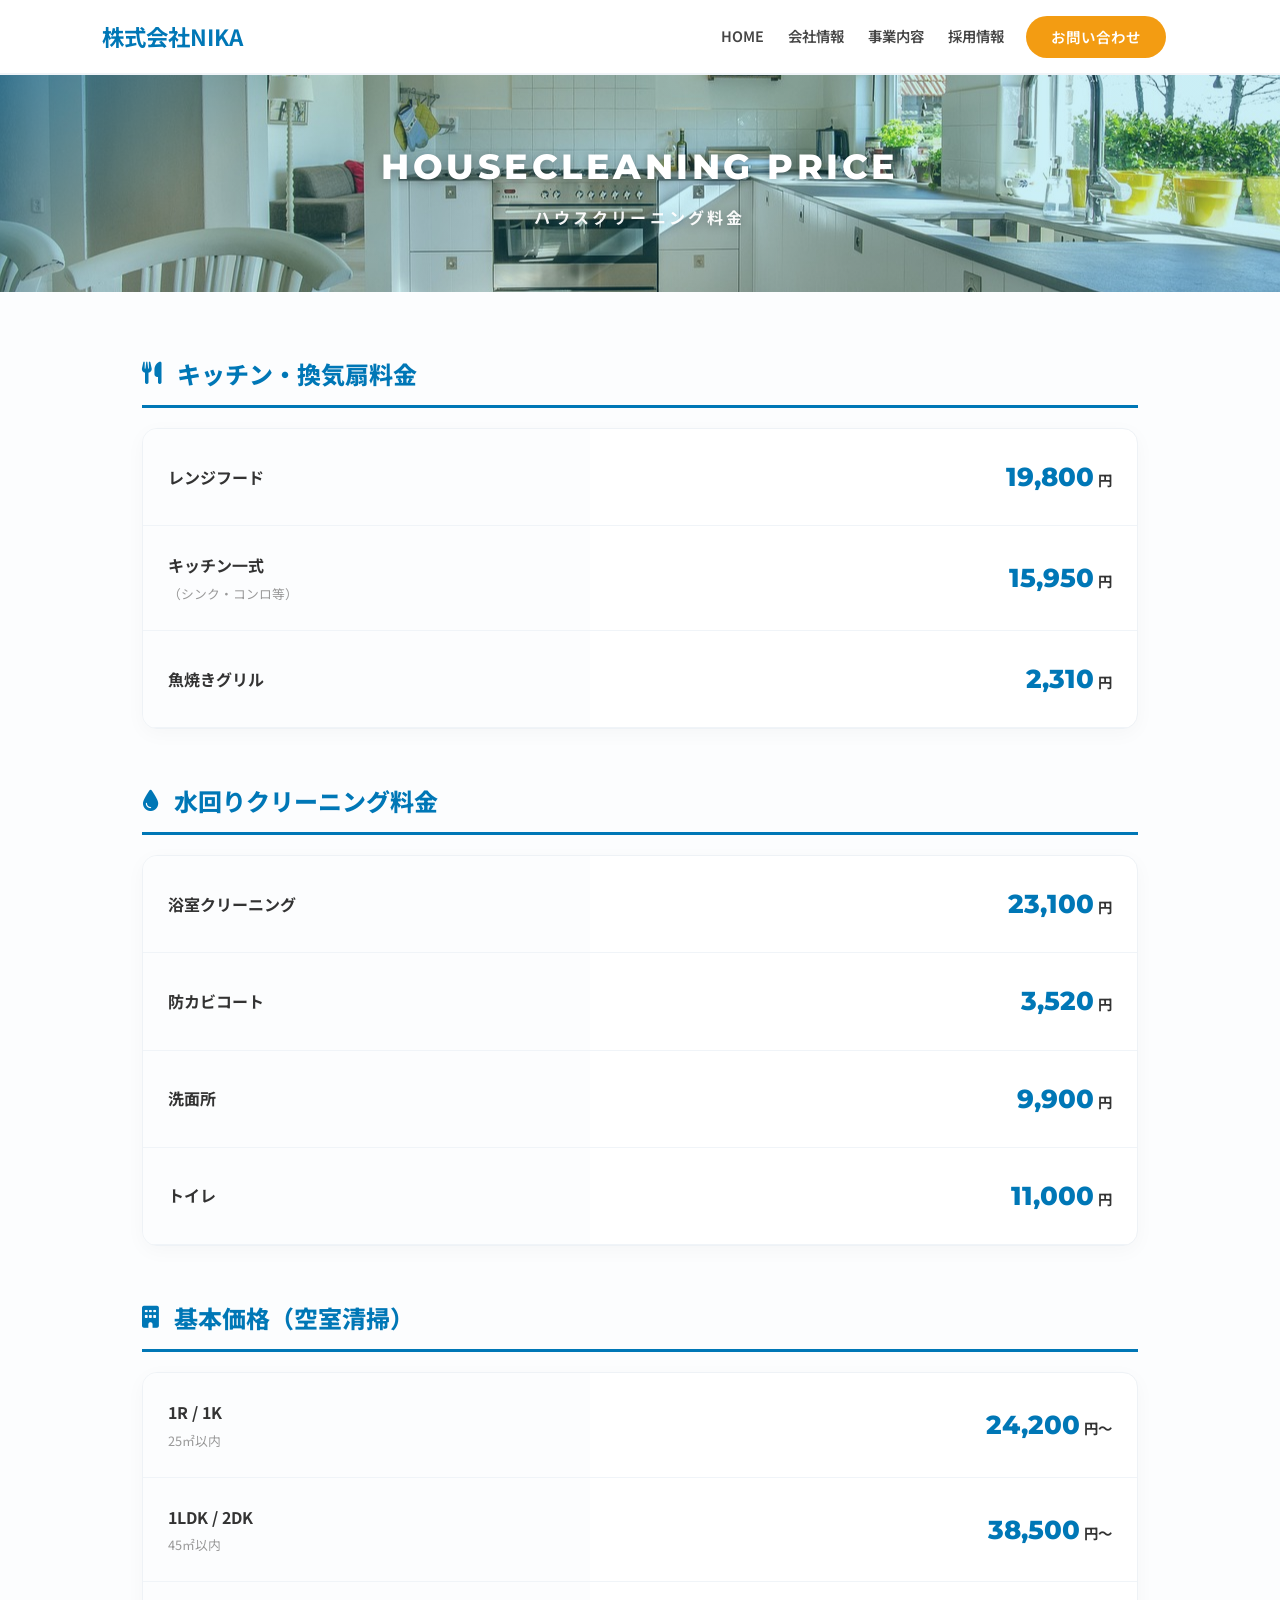
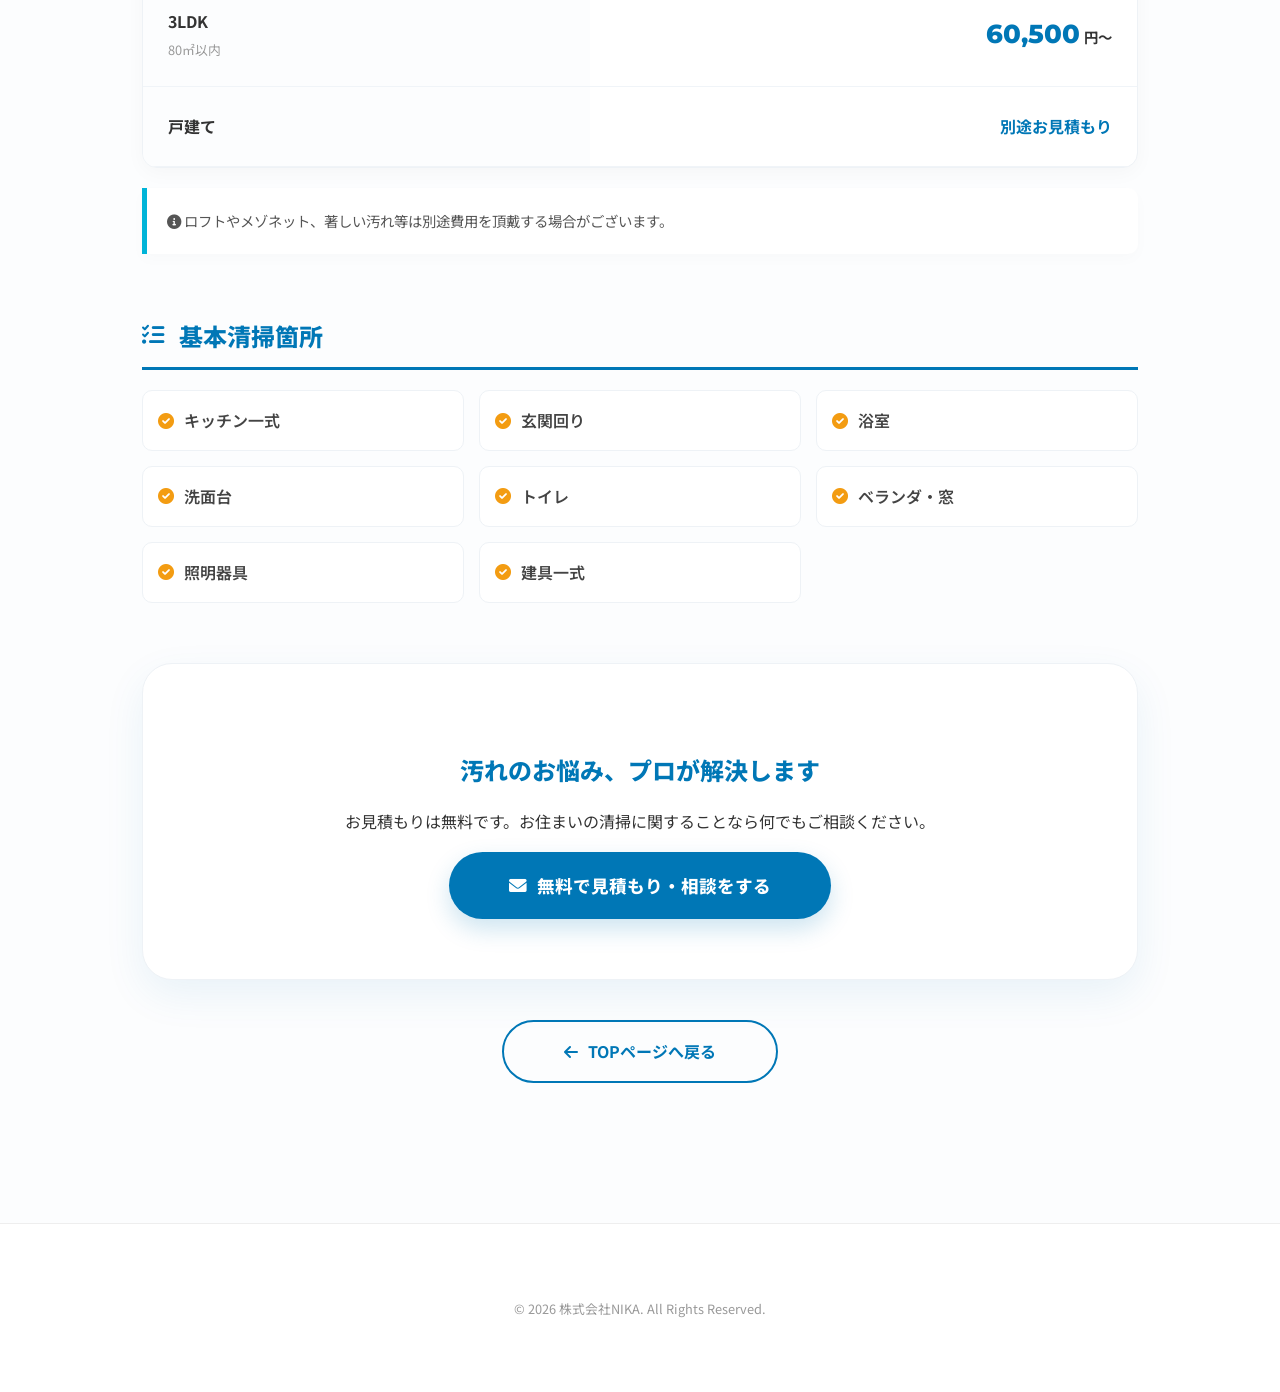
<file: housecleaning/housecleaning.html>
<!DOCTYPE html>
<html lang="ja">
<head>
    <meta charset="UTF-8">
    <meta name="viewport" content="width=device-width, initial-scale=1.0, maximum-scale=1.0, user-scalable=no">
    <title>クリーニング料金表 | 株式会社NIKA</title>
    <link rel="stylesheet" href="https://cdnjs.cloudflare.com/ajax/libs/font-awesome/6.0.0/css/all.min.css">
    <link href="https://fonts.googleapis.com/css2?family=Montserrat:wght@800&family=Noto+Sans+JP:wght@400;500;700;900&display=swap" rel="stylesheet">
    
    <style>
        /* --- 1. ベース設定 --- */
        * { box-sizing: border-box; }
        body {
            font-family: "Noto Sans JP", sans-serif;
            margin: 0; color: #333; background-color: #fcfdfe; line-height: 1.8;
            -webkit-font-smoothing: antialiased;
            overflow-x: hidden;
        }

        /* --- 2. ヘッダー (TOPページ基準・サイズ固定) --- */
        header {
            background: #fff; padding: 15px 8%; display: flex; justify-content: space-between;
            align-items: center; border-bottom: 2px solid #f0f4f8; position: sticky;
            top: 0; z-index: 1000;
        }
        .logo { 
            font-weight: 700; font-size: 1.4rem; color: #0077b6; 
            text-decoration: none; position: relative; z-index: 1200; 
            white-space: nowrap;
        }
        
        nav { display: flex; align-items: center; }
        nav a { 
            margin: 0 12px; text-decoration: none; color: #444; font-weight: 600; font-size: 0.9rem; transition: 0.3s; 
        }
        nav a:hover { color: #f39c12; }
        .nav-contact { 
            background: #f39c12 !important; color: #fff !important; padding: 8px 25px; 
            border-radius: 50px; margin-left: 10px; transition: 0.3s !important;
            display: inline-block; text-decoration: none;
        }

        .menu-btn { 
            display: none; cursor: pointer; font-size: 1.5rem; color: #0077b6; 
            position: relative; z-index: 1200; width: 35px; text-align: center;
        }
        .menu-overlay {
            display: none; position: fixed; top: 0; left: 0; width: 100%; height: 100vh;
            background: rgba(0, 0, 0, 0.6); z-index: 1050; opacity: 0; transition: 0.3s; pointer-events: none;
        }
        .menu-overlay.active { display: block; opacity: 1; pointer-events: auto; }

        /* --- 3. ヒーローエリア (色味を以前のものに復元) --- */
        .page-hero {
            position: relative;
            background: url('../image/kitchen-2165756_1280.jpg') no-repeat center center/cover;
            color: #fff; padding: 60px 8%; text-align: center;
        }
        /* 以前の明るいブルーグラデーションを適用 */
        .page-hero::before {
            content: "";
            position: absolute; top: 0; left: 0; width: 100%; height: 100%;
            background: linear-gradient(135deg, rgba(0, 119, 182, 0.6) 0%, rgba(0, 180, 216, 0.2) 20%);
            z-index: 1;
        }
        .page-hero h1, .page-hero p { position: relative; z-index: 2; margin: 0; text-shadow: 0 2px 10px rgba(0,0,0,0.3); }
        .page-hero h1 { 
            font-family: 'Montserrat', sans-serif; 
            font-size: 2.2rem; letter-spacing: 0.1em; font-weight: 800; 
        }
        .page-hero p { margin-top: 5px; font-size: 1.0rem; opacity: 0.95; font-weight: 700; letter-spacing: 0.2em; }

        /* --- 4. コンテンツデザイン --- */
        .container { max-width: 1200px; margin: 0 auto; padding: 60px 8%; }

        .category-header {
            display: flex; align-items: center; gap: 15px;
            margin-bottom: 20px; padding-bottom: 10px;
            border-bottom: 3px solid #0077b6;
        }
        .category-header i { font-size: 1.4rem; color: #0077b6; }
        .category-header h2 { margin: 0; font-size: 1.5rem; color: #0077b6; font-weight: 800; }

        .price-card {
            background: #fff; border-radius: 15px; overflow: hidden;
            box-shadow: 0 5px 20px rgba(0,0,0,0.03); margin-bottom: 50px;
            border: 1px solid #eef2f6;
        }
        .price-table { width: 100%; border-collapse: collapse; }
        .price-table th, .price-table td { padding: 25px; border-bottom: 1px solid #f0f4f8; text-align: left; }
        .price-table th { font-weight: 700; color: #333; width: 45%; background: #fcfdfe; vertical-align: middle; }
        .price-table td { text-align: right; color: #444; font-weight: 500; }

        .price-tag { color: #0077b6; font-weight: 800; font-size: 1.6rem; font-family: 'Montserrat', sans-serif; }
        .price-unit { font-size: 0.9rem; margin-left: 4px; color: #333; font-weight: 700; }
        .area-label { display: block; font-size: 0.8rem; color: #999; font-weight: normal; margin-top: 2px; }

        .note-box {
            padding: 20px; background: #fff; border-left: 5px solid #00b4d8;
            margin: -30px 0 60px; border-radius: 0 10px 10px 0; font-size: 0.9rem; color: #555;
            box-shadow: 0 5px 15px rgba(0,0,0,0.02);
        }

        .check-list {
            list-style: none; padding: 0; display: grid; grid-template-columns: repeat(auto-fit, minmax(250px, 1fr));
            gap: 15px; margin-bottom: 60px;
        }
        .check-list li {
            background: #fff; padding: 15px; border-radius: 10px; font-weight: 600;
            color: #444; border: 1px solid #eef2f6; display: flex; align-items: center;
        }
        .check-list li i { color: #f39c12; margin-right: 10px; }

        /* CTA */
        .cta-section { 
            text-align: center; margin: 60px 0 40px; padding: 60px 5%;
            background: #fff; border-radius: 30px; border: 1px solid #eef2f6;
            box-shadow: 0 15px 40px rgba(0, 119, 182, 0.08);
        }
        .cta-section h3 { color: #0077b6; font-size: 1.5rem; margin-bottom: 15px; font-weight: 800; }
        
        .btn-main {
            background: #0077b6; color: #fff; padding: 18px 60px;
            border-radius: 50px; text-decoration: none; font-weight: 800;
            display: inline-flex; align-items: center; justify-content: center; gap: 10px;
            transition: 0.3s; box-shadow: 0 10px 25px rgba(0,119,182,0.2);
            font-size: 1.1rem;
        }
        .btn-main:hover { transform: translateY(-3px); background: #00b4d8; }

        .cta-area { text-align: center; margin-top: 20px; padding-bottom: 80px; }
        .btn-outline {
            display: inline-flex; align-items: center; gap: 10px; border: 2px solid #0077b6; 
            color: #0077b6; padding: 15px 60px; border-radius: 50px; text-decoration: none; font-weight: bold; transition: 0.3s;
        }

        footer { background: #fff; padding: 60px 0; text-align: center; border-top: 1px solid #eee; font-size: 0.8rem; color: #999; }

        /* --- 5. レスポンシブ (スマホ調整) --- */
        @media (max-width: 768px) {
            br { display: none; } /* スマホでの不自然な改行を防止 */
            
            /* ヘッダーサイズ・挙動をトップページと統一 */
            header { padding: 12px 5%; }
            .logo { font-size: 1.4rem; }
            .menu-btn { display: block; }
            
            nav {
                position: fixed; top: -100vh; left: 0; width: 100%; height: auto;
                background: #ffffff; flex-direction: column; padding: 80px 0 40px; z-index: 1100;
                transition: 0.4s ease-in-out; visibility: hidden; pointer-events: none;
                box-shadow: 0 10px 30px rgba(0,0,0,0.1);
            }
            nav.active { top: 0; visibility: visible; pointer-events: auto; }
            nav a { width: 100%; text-align: center; padding: 15px 0; border-bottom: 1px solid #f9f9f9; margin: 0; font-size: 1.1rem; }
            .nav-contact { width: 80% !important; margin: 20px auto 0 !important; }

            /* ヒーローの高さを少し圧縮してスクロール軽減 (色味はそのまま維持) */
            .page-hero { padding: 35px 5%; }
            .page-hero h1 { font-size: 1.6rem; }
            .page-hero p { font-size: 0.85rem; }
            
            /* メインコンテンツの余白を詰める */
            .container { padding: 30px 5%; }
            .category-header h2 { font-size: 1.2rem; }

            /* 料金表の密度を上げる */
            .price-card { margin-bottom: 30px; border-radius: 10px; }
            .price-table th, .price-table td { padding: 12px 15px; display: block; width: 100%; }
            .price-table th { border-bottom: none; padding-bottom: 2px; font-size: 0.9rem; background: #fcfdfe; }
            .price-table td { text-align: right; padding-top: 2px; border-bottom: 1px solid #f0f4f8; }
            .price-tag { font-size: 1.35rem; }

            /* チェックリストを2列にしてコンパクトに */
            .check-list { grid-template-columns: 1fr 1fr; gap: 8px; margin-bottom: 40px; }
            .check-list li { padding: 10px 8px; font-size: 0.75rem; }
            .check-list li i { margin-right: 5px; font-size: 0.9rem; }

            .note-box { margin: -15px 0 40px; padding: 15px; font-size: 0.8rem; }

            .cta-section { margin: 30px 0 20px; padding: 35px 20px; border-radius: 20px; }
            .cta-section h3 { font-size: 1.2rem; }
            .btn-main, .btn-outline { width: 100%; padding: 14px 20px; font-size: 1.0rem; }
            
            footer { padding: 40px 0; }
        }
    </style>
</head>
<body>

<header>
    <a href="../index.html" class="logo">株式会社NIKA</a>
    <div class="menu-btn" id="menuBtn"><i class="fas fa-bars"></i></div>
    <div class="menu-overlay" id="menuOverlay"></div>
    <nav id="navMenu">
        <a href="../index.html">HOME</a>
        <a href="../company/company.html">会社情報</a>
        <a href="../service/service.html">事業内容</a>
        <a href="../recruit/recruit.html">採用情報</a>
        <a href="../contact/contact.html" class="nav-contact">お問い合わせ</a>
    </nav>
</header>

<section class="page-hero">
    <h1>HOUSECLEANING PRICE</h1>
    <p>ハウスクリーニング料金</p>
</section>

<div class="container">

    <div class="category-header">
        <i class="fas fa-utensils"></i>
        <h2>キッチン・換気扇料金</h2>
    </div>
    <div class="price-card">
        <table class="price-table">
            <tr>
                <th>レンジフード</th>
                <td><span class="price-tag">19,800</span><span class="price-unit">円</span></td>
            </tr>
            <tr>
                <th>キッチン一式<span class="area-label">（シンク・コンロ等）</span></th>
                <td><span class="price-tag">15,950</span><span class="price-unit">円</span></td>
            </tr>
            <tr>
                <th>魚焼きグリル</th>
                <td><span class="price-tag">2,310</span><span class="price-unit">円</span></td>
            </tr>
        </table>
    </div>

    <div class="category-header">
        <i class="fas fa-tint"></i>
        <h2>水回りクリーニング料金</h2>
    </div>
    <div class="price-card">
        <table class="price-table">
            <tr><th>浴室クリーニング</th><td><span class="price-tag">23,100</span><span class="price-unit">円</span></td></tr>
            <tr><th>防カビコート</th><td><span class="price-tag">3,520</span><span class="price-unit">円</span></td></tr>            
            <tr><th>洗面所</th><td><span class="price-tag">9,900</span><span class="price-unit">円</span></td></tr>
            <tr><th>トイレ</th><td><span class="price-tag">11,000</span><span class="price-unit">円</span></td></tr>
        </table>
    </div>

    <div class="category-header">
        <i class="fas fa-building"></i>
        <h2>基本価格（空室清掃）</h2>
    </div>
    <div class="price-card">
        <table class="price-table">
            <tr><th>1R / 1K <span class="area-label">25㎡以内</span></th><td><span class="price-tag">24,200</span><span class="price-unit">円〜</span></td></tr>
            <tr><th>1LDK / 2DK <span class="area-label">45㎡以内</span></th><td><span class="price-tag">38,500</span><span class="price-unit">円〜</span></td></tr>
            <tr><th>3LDK <span class="area-label">80㎡以内</span></th><td><span class="price-tag">60,500</span><span class="price-unit">円〜</span></td></tr>
            <tr><th>戸建て</th><td style="color: #0077b6; font-weight: bold;">別途お見積もり</td></tr>
        </table>
    </div>
    <div class="note-box">
        <i class="fas fa-info-circle"></i> ロフトやメゾネット、著しい汚れ等は別途費用を頂戴する場合がございます。
    </div>

    <div class="category-header">
        <i class="fas fa-list-check"></i>
        <h2>基本清掃箇所</h2>
    </div>
    <ul class="check-list">
        <li><i class="fas fa-check-circle"></i>キッチン一式</li>
        <li><i class="fas fa-check-circle"></i>玄関回り</li>
        <li><i class="fas fa-check-circle"></i>浴室</li>
        <li><i class="fas fa-check-circle"></i>洗面台</li>
        <li><i class="fas fa-check-circle"></i>トイレ</li>
        <li><i class="fas fa-check-circle"></i>ベランダ・窓</li>
        <li><i class="fas fa-check-circle"></i>照明器具</li>
        <li><i class="fas fa-check-circle"></i>建具一式</li>
    </ul>

    <div class="cta-section">
        <h3>汚れのお悩み、プロが解決します</h3>
        <p>お見積もりは無料です。お住まいの清掃に関することなら何でもご相談ください。</p>
        <a href="../contact/contact.html" class="btn-main">
            <i class="fas fa-envelope"></i> 無料で見積もり・相談をする
        </a>
    </div>

    <div class="cta-area">
        <a href="../index.html" class="btn-outline">
            <i class="fas fa-arrow-left"></i> TOPページへ戻る
        </a>
    </div>
</div>

<footer>
    <p>© 2026 株式会社NIKA. All Rights Reserved.</p>
</footer>

<script>
    const menuBtn = document.getElementById('menuBtn');
    const navMenu = document.getElementById('navMenu');
    const menuOverlay = document.getElementById('menuOverlay');
    const menuIcon = menuBtn.querySelector('i');

    function toggleMenu() {
        navMenu.classList.toggle('active');
        menuOverlay.classList.toggle('active');
        
        if (navMenu.classList.contains('active')) {
            menuIcon.classList.replace('fa-bars', 'fa-times');
            document.body.style.overflow = 'hidden';
        } else {
            menuIcon.classList.replace('fa-times', 'fa-bars');
            document.body.style.overflow = '';
        }
    }

    menuBtn.addEventListener('click', toggleMenu);
    menuOverlay.addEventListener('click', toggleMenu);

    document.querySelectorAll('nav a').forEach(link => {
        link.addEventListener('click', () => {
            if (navMenu.classList.contains('active')) toggleMenu();
        });
    });
</script>

</body>
</html>
</file>
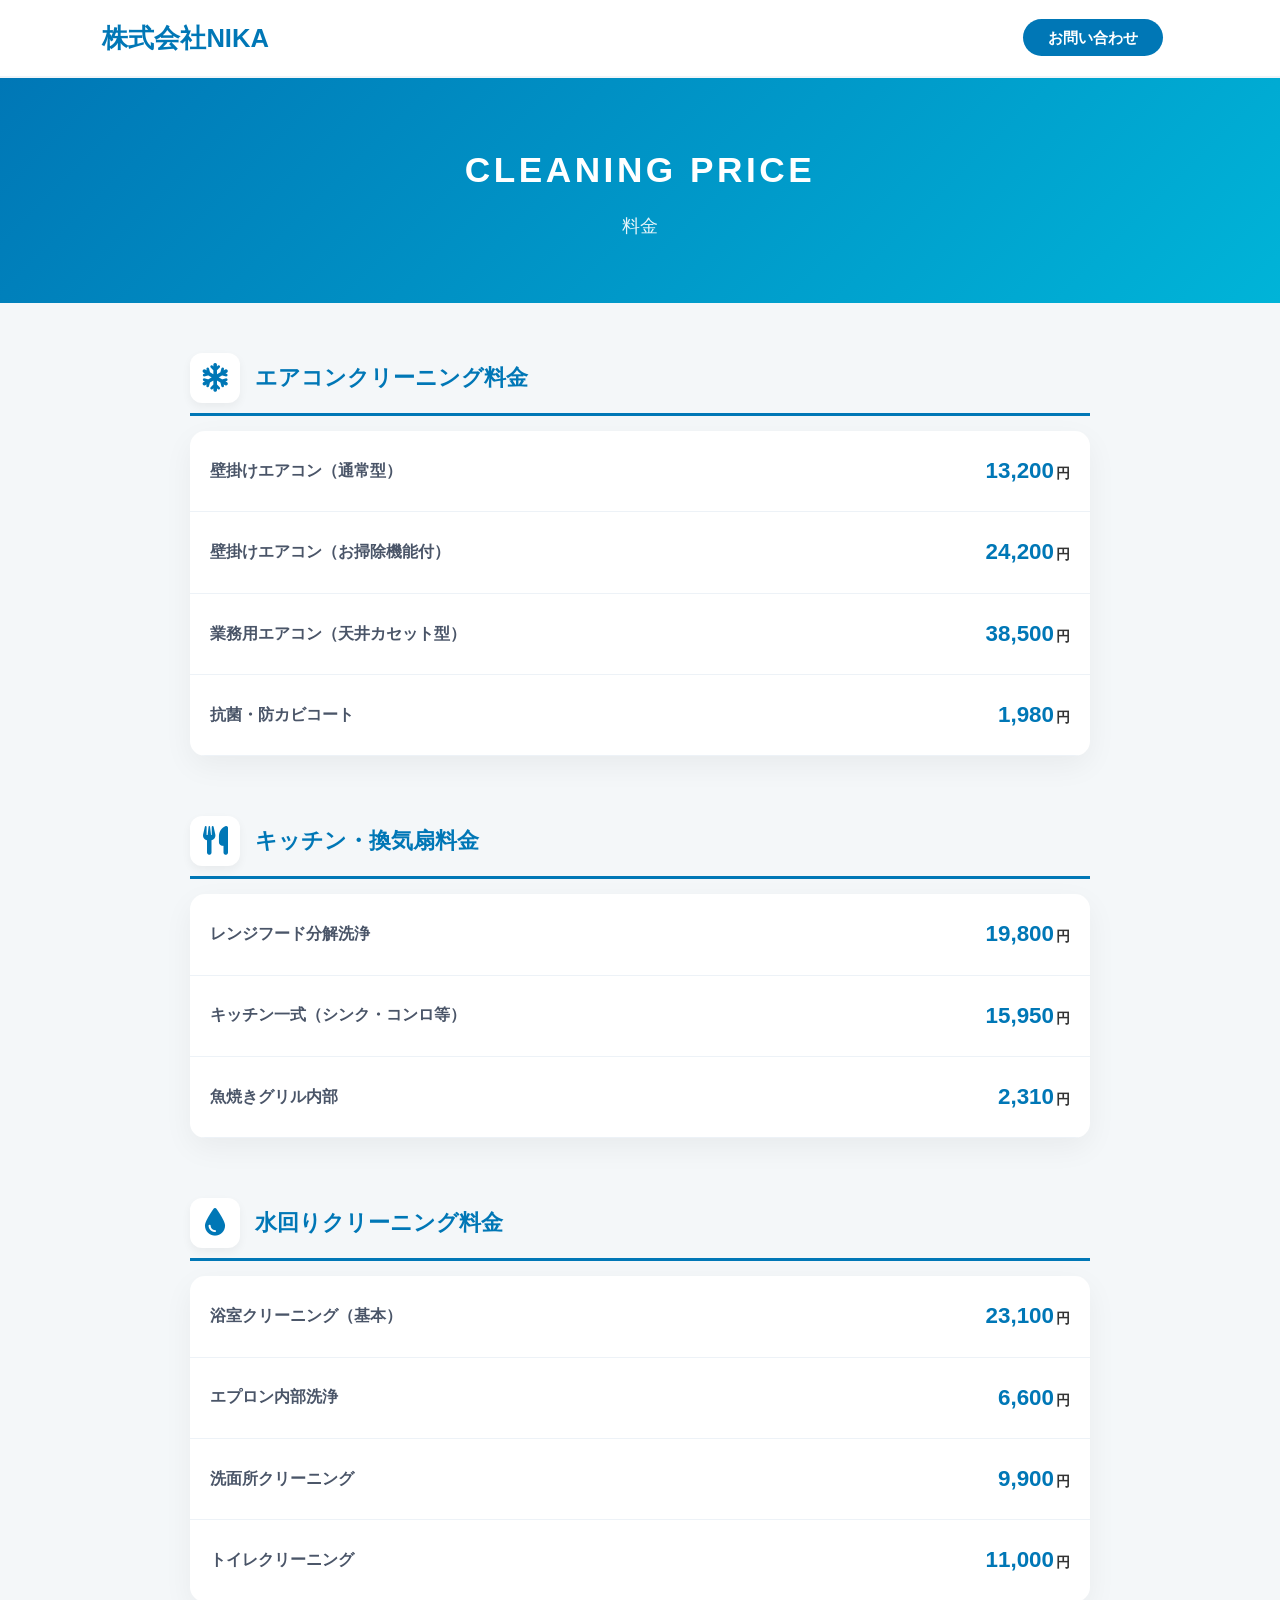
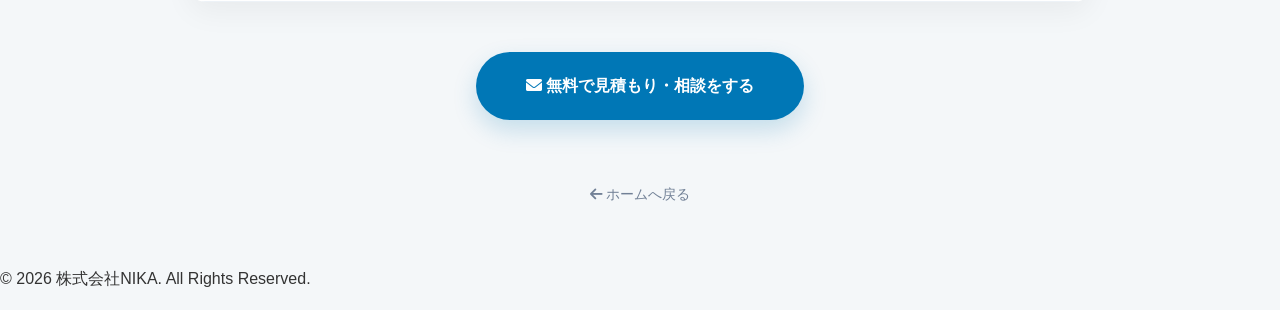
<file: price/price.html>
<!DOCTYPE html>
<html lang="ja">
<head>
    <meta charset="UTF-8">
    <meta name="viewport" content="width=device-width, initial-scale=1.0">
    <title>クリーニング料金表 | 株式会社NIKA</title>
    <link rel="stylesheet" href="https://cdnjs.cloudflare.com/ajax/libs/font-awesome/6.0.0/css/all.min.css">
    <style>
        /* --- 1. ベース設定 --- */
        body {
            font-family: "Helvetica Neue", Arial, "Hiragino Kaku Gothic ProN", "Hiragino Sans", Meiryo, sans-serif;
            margin: 0; color: #333; background-color: #f4f7f9; line-height: 1.8;
        }
        header {
            background: #fff; padding: 15px 8%; display: flex; justify-content: space-between; align-items: center;
            border-bottom: 2px solid #f0f4f8; position: sticky; top: 0; z-index: 1000;
        }
        .logo { font-weight: bold; font-size: 1.6rem; color: #0077b6; text-decoration: none; }
        nav a { margin: 0 15px; text-decoration: none; color: #444; font-weight: 600; font-size: 0.95rem; }
        .nav-contact { background: #0077b6; color: #fff !important; padding: 10px 25px; border-radius: 50px; text-decoration: none; }

        /* --- 2. ヒーローエリア --- */
        .page-hero {
            background: linear-gradient(135deg, #0077b6 0%, #00b4d8 100%);
            color: #fff; padding: 60px 8%; text-align: center;
        }
        .page-hero h1 { margin: 0; font-size: 2.2rem; letter-spacing: 0.1em; font-weight: 800; }
        .page-hero p { margin: 10px 0 0; font-size: 1.1rem; opacity: 0.9; font-weight: 500; }

        /* --- 3. コンテンツデザイン --- */
        .container { max-width: 900px; margin: 0 auto; padding: 40px 5%; }

        /* カテゴリの見出しデザイン */
        .category-header {
            display: flex; align-items: center; gap: 15px;
            margin-bottom: 15px; padding: 10px 0;
            border-bottom: 3px solid #0077b6;
        }
        .category-header i {
            font-size: 1.8rem; color: #0077b6; background: #fff;
            width: 50px; height: 50px; display: flex; align-items: center; justify-content: center;
            border-radius: 12px; box-shadow: 0 4px 10px rgba(0,0,0,0.05);
        }
        .category-header h2 { margin: 0; font-size: 1.4rem; color: #0077b6; }

        /* テーブルデザイン */
        .price-card {
            background: #fff; border-radius: 15px; overflow: hidden;
            box-shadow: 0 10px 30px rgba(0,0,0,0.05); margin-bottom: 50px;
        }
        .price-table { width: 100%; border-collapse: collapse; }
        .price-table tr { transition: 0.2s; }
        .price-table tr:hover { background-color: #f0faff; }
        .price-table th, .price-table td {
            padding: 20px; border-bottom: 1px solid #edf2f7; text-align: left;
        }
        .price-table th { font-weight: 600; color: #4a5568; width: 65%; }
        .price-table td { text-align: right; white-space: nowrap; }

        /* 金額強調 */
        .price-tag {
            color: #0077b6; font-weight: 800; font-size: 1.4rem; font-family: 'Verdana', sans-serif;
        }
        .price-unit { font-size: 0.9rem; margin-left: 2px; color: #333; font-weight: bold; }

        /* CTAボタン */
        .cta-section { text-align: center; margin-bottom: 60px; }
        .btn-main {
            background: #0077b6; color: #fff; padding: 20px 50px;
            border-radius: 50px; text-decoration: none; font-weight: bold;
            display: inline-block; transition: 0.3s; box-shadow: 0 10px 25px rgba(0,119,182,0.2);
        }
        .btn-main:hover { transform: translateY(-3px); background: #00b4d8; }

        /* --- 4. スマホレスポンシブ --- */
        @media (max-width: 768px) {
            header { padding: 15px 5%; }
            .logo { font-size: 1.3rem; }
            .page-hero h1 { font-size: 1.8rem; }
            .category-header h2 { font-size: 1.2rem; }
            .price-table th, .price-table td { padding: 15px; }
            .price-table th { width: 60%; font-size: 0.9rem; }
            .price-tag { font-size: 1.2rem; }
        }
    </style>
</head>
<body>

<header>
    <a href="../index.html" class="logo">株式会社NIKA</a>
    <nav>
        <a href="../contact/contact.html" class="nav-contact">お問い合わせ</a>
    </nav>
</header>

<section class="page-hero">
    <h1>CLEANING PRICE</h1>
    <p>料金</p>
</section>

<div class="container">

    <div class="category-header">
        <i class="fas fa-snowflake"></i>
        <h2>エアコンクリーニング料金</h2>
    </div>
    <div class="price-card">
        <table class="price-table">
            <tr>
                <th>壁掛けエアコン（通常型）</th>
                <td><span class="price-tag">13,200</span><span class="price-unit">円</span></td>
            </tr>
            <tr>
                <th>壁掛けエアコン（お掃除機能付）</th>
                <td><span class="price-tag">24,200</span><span class="price-unit">円</span></td>
            </tr>
            <tr>
                <th>業務用エアコン（天井カセット型）</th>
                <td><span class="price-tag">38,500</span><span class="price-unit">円</span></td>
            </tr>
            <tr>
                <th>抗菌・防カビコート</th>
                <td><span class="price-tag">1,980</span><span class="price-unit">円</span></td>
            </tr>
        </table>
    </div>

    <div class="category-header">
        <i class="fas fa-utensils"></i>
        <h2>キッチン・換気扇料金</h2>
    </div>
    <div class="price-card">
        <table class="price-table">
            <tr>
                <th>レンジフード分解洗浄</th>
                <td><span class="price-tag">19,800</span><span class="price-unit">円</span></td>
            </tr>
            <tr>
                <th>キッチン一式（シンク・コンロ等）</th>
                <td><span class="price-tag">15,950</span><span class="price-unit">円</span></td>
            </tr>
            <tr>
                <th>魚焼きグリル内部</th>
                <td><span class="price-tag">2,310</span><span class="price-unit">円</span></td>
            </tr>
        </table>
    </div>

    <div class="category-header">
        <i class="fas fa-tint"></i>
        <h2>水回りクリーニング料金</h2>
    </div>
    <div class="price-card">
        <table class="price-table">
            <tr>
                <th>浴室クリーニング（基本）</th>
                <td><span class="price-tag">23,100</span><span class="price-unit">円</span></td>
            </tr>
            <tr>
                <th>エプロン内部洗浄</th>
                <td><span class="price-tag">6,600</span><span class="price-unit">円</span></td>
            </tr>
            <tr>
                <th>洗面所クリーニング</th>
                <td><span class="price-tag">9,900</span><span class="price-unit">円</span></td>
            </tr>
            <tr>
                <th>トイレクリーニング</th>
                <td><span class="price-tag">11,000</span><span class="price-unit">円</span></td>
            </tr>
        </table>
    </div>

    <div class="cta-section">
        <a href="../contact/contact.html" class="btn-main">
            <i class="fas fa-envelope"></i> 無料で見積もり・相談をする
        </a>
    </div>

    <div style="text-align: center;">
        <a href="../index.html" style="color: #718096; text-decoration: none; font-size: 0.9rem;">
            <i class="fas fa-arrow-left"></i> ホームへ戻る
        </a>
    </div>
</div>

<footer>
    <p>&copy; 2026 株式会社NIKA. All Rights Reserved.</p>
</footer>

</body>
</html>
</file>
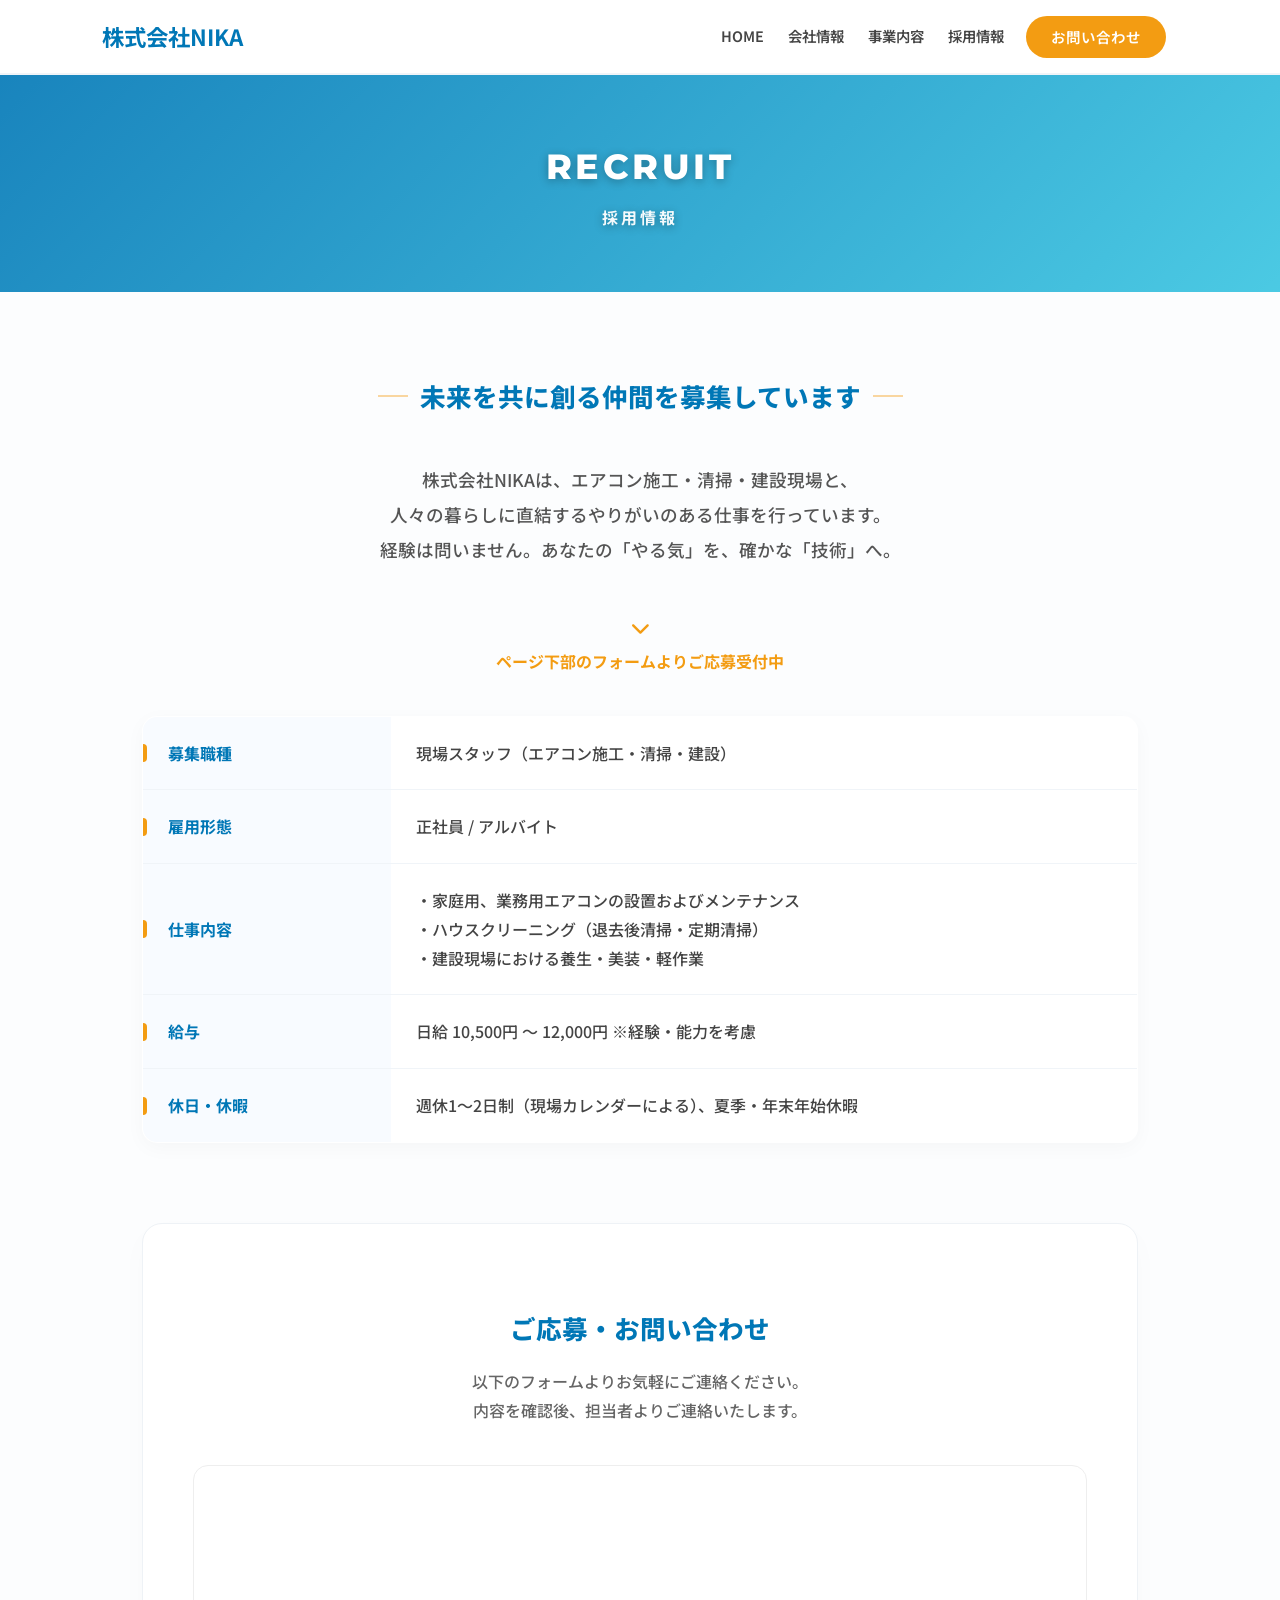
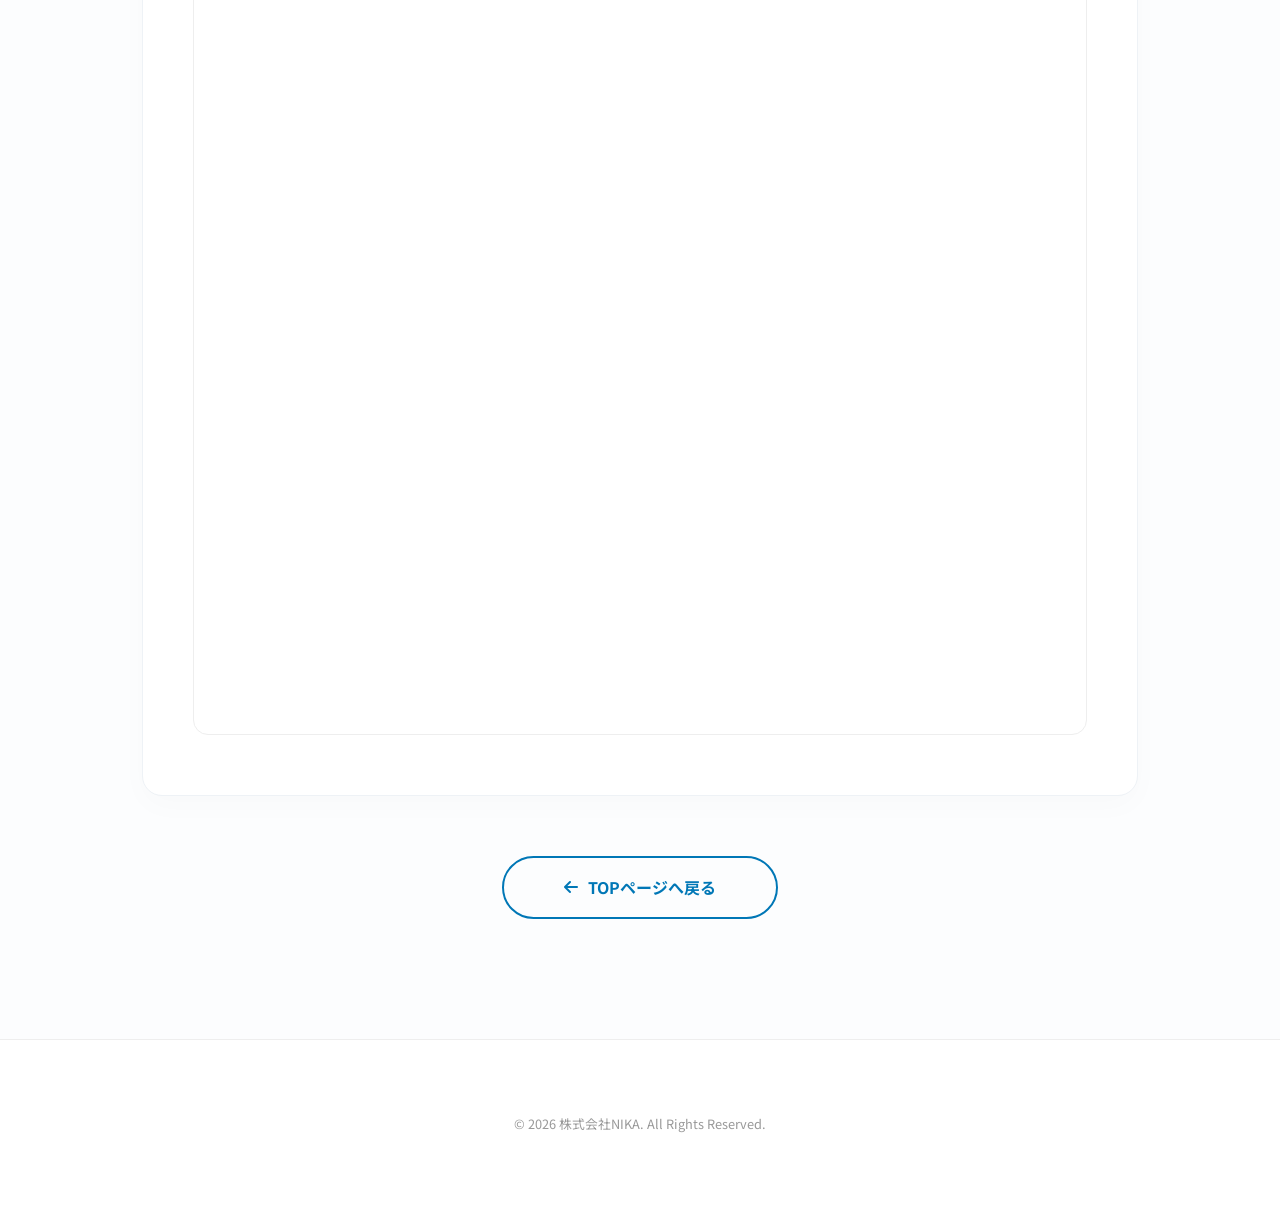
<file: recruit/recruit.html>
<!DOCTYPE html>
<html lang="ja">
<head>
    <meta charset="UTF-8">
    <meta name="viewport" content="width=device-width, initial-scale=1.0, maximum-scale=1.0, user-scalable=no">
    <title>採用情報 | 株式会社NIKA</title>
    <link rel="stylesheet" href="https://cdnjs.cloudflare.com/ajax/libs/font-awesome/6.0.0/css/all.min.css">
    <link href="https://fonts.googleapis.com/css2?family=Montserrat:wght@800&family=Noto+Sans+JP:wght@400;500;700;900&display=swap" rel="stylesheet">
    
    <style>
        /* --- 1. ベース設定 --- */
        * { box-sizing: border-box; }
        body {
            font-family: "Noto Sans JP", sans-serif;
            margin: 0; color: #333; background-color: #fcfdfe; line-height: 1.8;
            -webkit-font-smoothing: antialiased;
            overflow-x: hidden;
        }

        /* --- 2. ヘッダー --- */
        header { 
            background: #fff; padding: 15px 8%; 
            display: flex; justify-content: space-between; align-items: center; 
            border-bottom: 2px solid #f0f4f8; position: sticky; top: 0; z-index: 1000;
        }
        .logo { font-weight: 700; font-size: 1.4rem; color: #0077b6; text-decoration: none; position: relative; z-index: 1200; white-space: nowrap; }
        nav { display: flex; align-items: center; }
        nav a { margin: 0 12px; text-decoration: none; color: #444; font-weight: 600; font-size: 0.9rem; transition: 0.3s; }
        nav a:hover { color: #f39c12; }
        .nav-contact { 
            background: #f39c12 !important; color: #fff !important; padding: 8px 25px; 
            border-radius: 50px; margin-left: 10px; transition: 0.3s !important;
            display: inline-block; text-decoration: none;
        }

        .menu-btn { display: none; cursor: pointer; font-size: 1.5rem; color: #0077b6; position: relative; z-index: 1200; width: 35px; text-align: center; }
        .menu-overlay {
            display: none; position: fixed; top: 0; left: 0; width: 100%; height: 100vh;
            background: rgba(0, 0, 0, 0.6); z-index: 1050; opacity: 0; transition: 0.3s; pointer-events: none;
        }
        .menu-overlay.active { display: block; opacity: 1; pointer-events: auto; }

        /* --- 3. ヒーローエリア --- */
        .page-hero {
            position: relative;
            background: linear-gradient(135deg, rgba(0, 119, 182, 0.9) 0%, rgba(0, 180, 216, 0.7) 100%);
            color: #fff; padding: 60px 8%; text-align: center;
        }
        .page-hero h1, .page-hero p { position: relative; z-index: 2; margin: 0; text-shadow: 0 2px 10px rgba(0,0,0,0.3); }
        .page-hero h1 { font-family: 'Montserrat', sans-serif; font-size: 2.2rem; letter-spacing: 0.1em; font-weight: 800; }
        .page-hero p { margin-top: 5px; font-size: 1.0rem; opacity: 0.95; font-weight: 700; letter-spacing: 0.2em; }

        /* --- 4. コンテンツエリア --- */
        .container { max-width: 1200px; margin: 0 auto; padding: 60px 8%; }

        .message-box { text-align: center; margin-bottom: 50px; }
        .message-box h2 { 
            color: #0077b6; font-size: 1.6rem; margin-bottom: 25px; font-weight: 800; 
            display: inline-flex; align-items: center; gap: 12px;
        }
        .message-box h2::before, .message-box h2::after { content: ""; width: 30px; height: 2px; background: #f39c12; opacity: 0.4; }
        .message-box p { font-size: 1.1rem; color: #555; font-weight: 500; line-height: 2; }

        .scroll-guide { margin-bottom: 40px; font-weight: bold; color: #f39c12; text-align: center; font-size: 1.0rem; }

        .recruit-table {
            width: 100%; max-width: 1000px; margin: 0 auto 80px;
            border-collapse: collapse; background: #fff;
            border-radius: 15px; overflow: hidden; box-shadow: 0 5px 20px rgba(0,0,0,0.03);
            border: 1px solid #eef2f6;
        }
        .recruit-table th, .recruit-table td { padding: 22px 25px; border-bottom: 1px solid #f0f4f8; text-align: left; }
        .recruit-table th { background-color: #f8fbff; color: #0077b6; width: 25%; font-weight: 700; position: relative; }
        .recruit-table th::before { content: ""; position: absolute; left: 0; top: 50%; transform: translateY(-50%); width: 4px; height: 18px; background: #f39c12; border-radius: 0 4px 4px 0; }
        .recruit-table td { color: #444; font-size: 1.0rem; font-weight: 500; }
        .recruit-table tr:last-child th, .recruit-table tr:last-child td { border-bottom: none; }

        /* --- 5. 応募フォーム --- */
        .cta-area {
            background: #fff; padding: 60px 5%; border-radius: 20px;
            text-align: center; border: 1px solid #eef2f6;
            box-shadow: 0 10px 30px rgba(0,0,0,0.02); margin-bottom: 60px;
        }
        .cta-area h2 { color: #0077b6; font-size: 1.6rem; margin-bottom: 15px; font-weight: 800; }
        .cta-area p { margin-bottom: 40px; color: #666; font-weight: 500; font-size: 1.0rem; }
        
        .form-wrapper { max-width: 900px; margin: 0 auto; background: #fff; border-radius: 15px; overflow: hidden; border: 1px solid #eee; }
        .form-wrapper iframe { width: 100%; height: 1000px; border: none; margin-top: -140px; }

        .bottom-cta { text-align: center; padding-bottom: 60px; }
        .btn-outline { 
            display: inline-flex; align-items: center; gap: 10px; border: 2px solid #0077b6; 
            color: #0077b6; padding: 15px 60px; border-radius: 50px; text-decoration: none; font-weight: bold; transition: 0.3s;
        }
        .btn-outline:hover { background: #0077b6; color: #fff; transform: translateY(-2px); }

        footer { background: #fff; padding: 60px 0; text-align: center; border-top: 1px solid #eee; font-size: 0.8rem; color: #999; }

        /* --- 6. レスポンシブ --- */
        @media (max-width: 768px) {
            header { padding: 12px 5%; }
            .menu-btn { display: block; }

            nav {
                position: fixed; top: -100vh; left: 0; width: 100%; height: auto;
                background: #fff; flex-direction: column; padding: 80px 0 40px; 
                z-index: 1100; transition: 0.4s ease-in-out; visibility: hidden; pointer-events: none;
                box-shadow: 0 10px 30px rgba(0,0,0,0.1);
            }
            nav.active { top: 0; visibility: visible; pointer-events: auto; }
            nav a { width: 100%; text-align: center; padding: 15px 0; border-bottom: 1px solid #f9f9f9; font-size: 1.1rem; margin: 0; }
            .nav-contact { width: 80% !important; margin: 20px auto 0 !important; }

            .page-hero { padding: 35px 5%; }
            .page-hero h1 { font-size: 1.6rem; }
            .page-hero p { font-size: 0.85rem; }

            .container { padding: 30px 5%; }
            .message-box h2 { font-size: 1.3rem; }
            .message-box h2::before, .message-box h2::after { width: 15px; }
            .message-box p { font-size: 0.95rem; text-align: left; }

            .recruit-table th, .recruit-table td { display: block; width: 100%; }
            .recruit-table th { background: #f0f7ff; padding: 12px 20px; border-bottom: none; }
            .recruit-table th::before { height: 100%; width: 4px; border-radius: 0; }
            .recruit-table td { padding: 15px 20px 30px; border-bottom: 1px solid #f0f4f8; font-size: 0.95rem; }
            
            .cta-area { padding: 40px 15px; }
            .cta-area h2 { font-size: 1.3rem; }
            .form-wrapper iframe { height: 1700px; margin-top: -160px; }
            .btn-outline { width: 100%; justify-content: center; box-sizing: border-box; }
        }

        @keyframes scroll-down {
            0% { transform: translateY(0); opacity: 1; }
            50% { transform: translateY(8px); opacity: 0.6; }
            100% { transform: translateY(0); opacity: 1; }
        }
    </style>
</head>
<body>

<header>
    <a href="../index.html" class="logo">株式会社NIKA</a>
    <div class="menu-btn" id="menuBtn"><i class="fas fa-bars"></i></div>
    <div class="menu-overlay" id="menuOverlay"></div>
    <nav id="navMenu">
        <a href="../index.html">HOME</a>
        <a href="../company/company.html">会社情報</a>
        <a href="../service/service.html">事業内容</a>
        <a href="recruit.html">採用情報</a>
        <a href="../contact/contact.html" class="nav-contact">お問い合わせ</a>
    </nav>
</header>

<section class="page-hero">
    <h1>RECRUIT</h1>
    <p>採用情報</p>
</section>

<div class="container">
    <div class="message-box">
        <h2>未来を共に創る仲間を募集しています</h2>
        <p>株式会社NIKAは、エアコン施工・清掃・建設現場と、<br>人々の暮らしに直結するやりがいのある仕事を行っています。<br>経験は問いません。あなたの「やる気」を、確かな「技術」へ。</p>
    </div>

    <div class="scroll-guide">
        <i class="fas fa-chevron-down" style="display: block; margin-bottom: 10px; font-size: 1.2rem; animation: scroll-down 2s infinite;"></i>
        ページ下部のフォームよりご応募受付中
    </div>

    <table class="recruit-table">
        <tr>
            <th>募集職種</th>
            <td>現場スタッフ（エアコン施工・清掃・建設）</td>
        </tr>
        <tr>
            <th>雇用形態</th>
            <td>正社員 / アルバイト</td>
        </tr>
        <tr>
            <th>仕事内容</th>
            <td>
                ・家庭用、業務用エアコンの設置およびメンテナンス<br>
                ・ハウスクリーニング（退去後清掃・定期清掃）<br>
                ・建設現場における養生・美装・軽作業
            </td>
        </tr>
        <tr>
            <th>給与</th>
            <td>日給 10,500円 〜 12,000円 ※経験・能力を考慮</td>
        </tr>
        <tr>
            <th>休日・休暇</th>
            <td>週休1〜2日制（現場カレンダーによる）、夏季・年末年始休暇</td>
        </tr>
    </table>

    <div class="cta-area">
        <h2>ご応募・お問い合わせ</h2>
        <p>以下のフォームよりお気軽にご連絡ください。<br>内容を確認後、担当者よりご連絡いたします。</p>
        
        <div class="form-wrapper">
            <iframe src="https://docs.google.com/forms/d/e/1FAIpQLSdHKvgjeE8KK69jnObOmN1EBacqDg3uKMCXBcGno3-f_4d48Q/viewform?embedded=true">読み込んでいます…</iframe>
        </div>
    </div>

    <div class="bottom-cta">
        <a href="../index.html" class="btn-outline">
            <i class="fas fa-arrow-left"></i> TOPページへ戻る
        </a>
    </div>
</div>

<footer>
    <p>© 2026 株式会社NIKA. All Rights Reserved.</p>
</footer>

<script>
    const menuBtn = document.getElementById('menuBtn');
    const navMenu = document.getElementById('navMenu');
    const menuOverlay = document.getElementById('menuOverlay');
    const menuIcon = menuBtn.querySelector('i');

    function toggleMenu() {
        navMenu.classList.toggle('active');
        menuOverlay.classList.toggle('active');
        
        if (navMenu.classList.contains('active')) {
            menuIcon.classList.replace('fa-bars', 'fa-times');
            document.body.style.overflow = 'hidden'; 
        } else {
            menuIcon.classList.replace('fa-times', 'fa-bars');
            document.body.style.overflow = ''; 
        }
    }

    menuBtn.addEventListener('click', toggleMenu);
    menuOverlay.addEventListener('click', toggleMenu);
    document.querySelectorAll('nav a').forEach(link => {
        link.addEventListener('click', () => {
            if (navMenu.classList.contains('active')) toggleMenu();
        });
    });
</script>

</body>
</html>
</file>
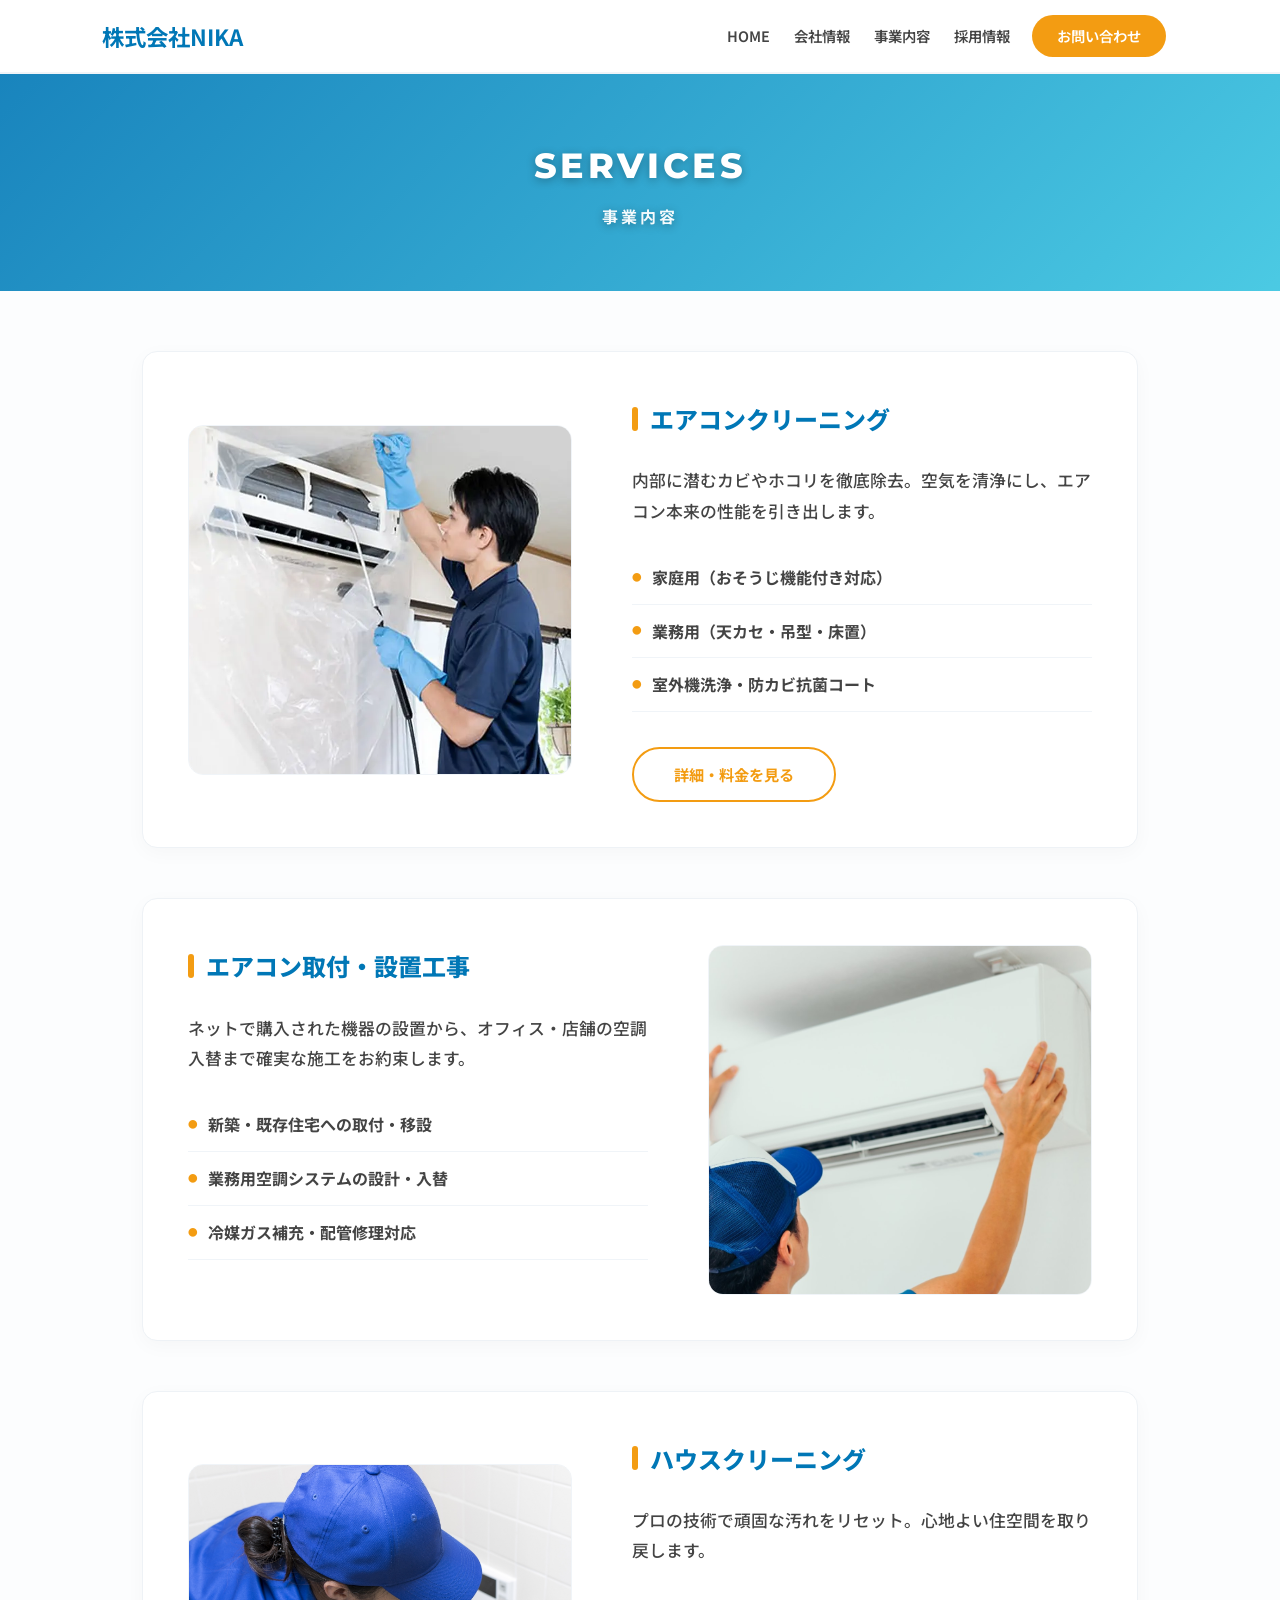
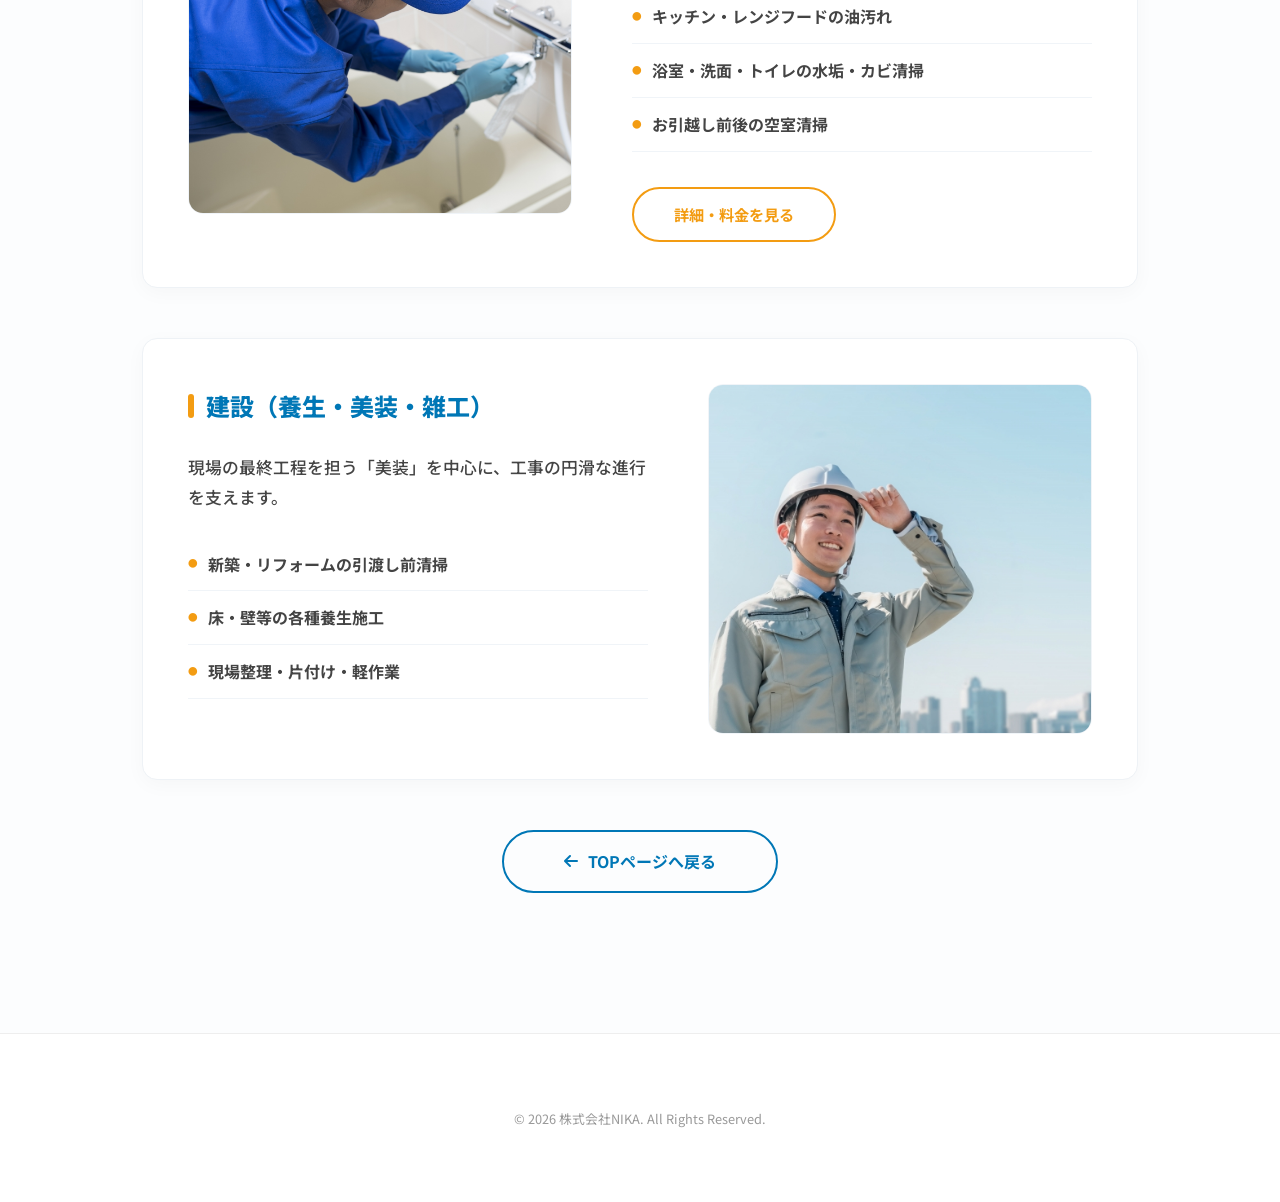
<file: service/service.html>
<!DOCTYPE html>
<html lang="ja">
<head>
    <meta charset="UTF-8">
    <meta name="viewport" content="width=device-width, initial-scale=1.0, maximum-scale=1.0, user-scalable=no">
    <title>事業内容 | 株式会社NIKA</title>
    <link rel="stylesheet" href="https://cdnjs.cloudflare.com/ajax/libs/font-awesome/6.0.0/css/all.min.css">
    <link href="https://fonts.googleapis.com/css2?family=Montserrat:wght@800&family=Noto+Sans+JP:wght@400;500;700;900&display=swap" rel="stylesheet">
    
    <style>
        /* --- 1. ベース設定 --- */
        * { box-sizing: border-box; }
        body {
            font-family: "Noto Sans JP", sans-serif;
            margin: 0; color: #333; background-color: #fcfdfe; line-height: 1.8;
            -webkit-font-smoothing: antialiased;
            overflow-x: hidden;
        }

        /* --- 2. ヘッダー --- */
        header { 
            background: #fff; padding: 15px 8%; 
            display: flex; justify-content: space-between; align-items: center; 
            border-bottom: 2px solid #f0f4f8; position: sticky; top: 0; z-index: 1000;
        }
        .logo { font-weight: 700; font-size: 1.4rem; color: #0077b6; text-decoration: none; position: relative; z-index: 1200; white-space: nowrap; }
        nav { display: flex; align-items: center; }
        nav a { margin: 0 12px; text-decoration: none; color: #444; font-weight: 600; font-size: 0.9rem; transition: 0.3s; }
        nav a:hover { color: #f39c12; }
        .nav-contact { 
            background: #f39c12 !important; color: #fff !important; padding: 8px 25px; 
            border-radius: 50px; margin-left: 10px; transition: 0.3s !important;
            display: inline-block; text-decoration: none;
        }

        .menu-btn { display: none; cursor: pointer; font-size: 1.5rem; color: #0077b6; position: relative; z-index: 1200; width: 35px; text-align: center; }
        .menu-overlay {
            display: none; position: fixed; top: 0; left: 0; width: 100%; height: 100vh;
            background: rgba(0, 0, 0, 0.6); z-index: 1050; opacity: 0; transition: 0.3s; pointer-events: none;
        }
        .menu-overlay.active { display: block; opacity: 1; pointer-events: auto; }

        /* --- 3. ヒーローエリア --- */
        .page-hero {
            position: relative;
            background: linear-gradient(135deg, rgba(0, 119, 182, 0.9) 0%, rgba(0, 180, 216, 0.7) 100%);
            color: #fff; padding: 60px 8%; text-align: center;
        }
        .page-hero h1, .page-hero p { position: relative; z-index: 2; margin: 0; text-shadow: 0 2px 10px rgba(0,0,0,0.3); }
        .page-hero h1 { font-family: 'Montserrat', sans-serif; font-size: 2.2rem; letter-spacing: 0.1em; font-weight: 800; }
        .page-hero p { margin-top: 5px; font-size: 1.0rem; opacity: 0.95; font-weight: 700; letter-spacing: 0.2em; }

        /* --- 4. コンテンツエリア --- */
        .container { max-width: 1200px; margin: 0 auto; padding: 60px 8%; }

        .content-card { 
            background: #fff; border-radius: 15px; overflow: hidden;
            box-shadow: 0 5px 20px rgba(0,0,0,0.03); margin-bottom: 50px;
            border: 1px solid #eef2f6; padding: 45px;
        }
        
        .price-flex-container { display: flex; gap: 60px; align-items: center; }
        .price-flex-container.reverse { flex-direction: row-reverse; }
        
        .price-info-side { flex: 1; min-width: 0; }
        .price-table-side { flex: 1.2; min-width: 0; }

        h2 { 
            color: #0077b6; font-size: 1.5rem; margin: 0 0 25px; font-weight: 800; 
            display: flex; align-items: center; gap: 12px;
        }
        h2::before { content: ""; width: 6px; height: 24px; background: #f39c12; border-radius: 10px; }

        .image-box-large { width: 100%; height: 350px; border-radius: 15px; overflow: hidden; border: 1px solid #f0f4f8; }
        .image-box-large img { width: 100%; height: 100%; object-fit: cover; }

        .description-text { font-size: 1.05rem; color: #444; margin-bottom: 25px; font-weight: 500; }

        .service-list { list-style: none; padding: 0; margin: 0 0 35px 0; }
        .service-list li { 
            padding: 12px 0; border-bottom: 1px solid #f0f4f8; display: flex; 
            align-items: center; gap: 10px; font-weight: 700; font-size: 1.0rem; color: #444; 
        }
        .service-list li::before { content: "●"; color: #f39c12; font-size: 0.6rem; }

        .btn-detail { 
            display: inline-flex; justify-content: center; align-items: center;
            padding: 12px 40px; border: 2px solid #f39c12; color: #f39c12; 
            text-decoration: none; font-weight: 700; border-radius: 50px; transition: 0.3s; font-size: 0.95rem;
        }
        .btn-detail:hover { background: #f39c12; color: #fff; transform: translateY(-3px); }

        .cta-area { text-align: center; margin-top: 20px; padding-bottom: 80px; }
        .btn-outline { 
            display: inline-flex; align-items: center; gap: 10px; border: 2px solid #0077b6; 
            color: #0077b6; padding: 15px 60px; border-radius: 50px; text-decoration: none; font-weight: bold; transition: 0.3s;
        }
        .btn-outline:hover { background: #0077b6; color: #fff; transform: translateY(-2px); }

        footer { background: #fff; padding: 60px 0; text-align: center; border-top: 1px solid #eee; font-size: 0.8rem; color: #999; }

        /* --- 5. レスポンシブ --- */
        @media (max-width: 1024px) {
            .price-flex-container { gap: 40px; }
            .image-box-large { height: 280px; }
        }

        @media (max-width: 768px) {
            header { padding: 12px 5%; }
            .menu-btn { display: block; }
            
            nav {
                position: fixed; top: -100vh; left: 0; width: 100%; height: auto;
                background: #fff; flex-direction: column; padding: 80px 0 40px; 
                z-index: 1100; transition: 0.4s ease-in-out; visibility: hidden; pointer-events: none;
                box-shadow: 0 10px 30px rgba(0,0,0,0.1);
            }
            nav.active { top: 0; visibility: visible; pointer-events: auto; }
            nav a { padding: 15px 0; width: 100%; text-align: center; border-bottom: 1px solid #f9f9f9; margin: 0; font-size: 1.1rem; }
            .nav-contact { width: 80% !important; margin: 20px auto 0 !important; }

            .page-hero { padding: 35px 5%; }
            .page-hero h1 { font-size: 1.6rem; }
            .page-hero p { font-size: 0.85rem; }

            .container { padding: 30px 5%; }
            .content-card { padding: 25px 20px; margin-bottom: 30px; }

            .price-flex-container, .price-flex-container.reverse { flex-direction: column !important; gap: 20px; }
            .image-box-large { height: 220px; }
            h2 { font-size: 1.25rem; }
            
            .btn-detail { width: 100%; box-sizing: border-box; }
            .btn-outline { width: 100%; padding: 14px 20px; font-size: 1.0rem; box-sizing: border-box; justify-content: center; }
        }
    </style>
</head>
<body>

<header>
    <a href="../index.html" class="logo">株式会社NIKA</a>
    <div class="menu-btn" id="menuBtn"><i class="fas fa-bars"></i></div>
    <div class="menu-overlay" id="menuOverlay"></div>
    <nav id="navMenu">
        <a href="../index.html">HOME</a>
        <a href="../company/company.html">会社情報</a>
        <a href="service.html">事業内容</a>
        <a href="../recruit/recruit.html">採用情報</a>
        <a href="../contact/contact.html" class="nav-contact">お問い合わせ</a>
    </nav>
</header>

<section class="page-hero">
    <h1>SERVICES</h1>
    <p>事業内容</p>
</section>

<div class="container">
    <div class="content-card">
        <div class="price-flex-container">
            <div class="price-info-side">
                <div class="image-box-large"><img src="../image/aircon_cleaning.webp" alt="エアコンクリーニング"></div>
            </div>
            <div class="price-table-side">
                <h2>エアコンクリーニング</h2>
                <p class="description-text">内部に潜むカビやホコリを徹底除去。空気を清浄にし、エアコン本来の性能を引き出します。</p>
                <ul class="service-list">
                    <li>家庭用（おそうじ機能付き対応）</li>
                    <li>業務用（天カセ・吊型・床置）</li>
                    <li>室外機洗浄・防カビ抗菌コート</li>
                </ul>
                <a href="../airconcleaning/airconcleaning.html" class="btn-detail">詳細・料金を見る</a>
            </div>
        </div>
    </div>

    <div class="content-card">
        <div class="price-flex-container reverse">
            <div class="price-info-side">
                <div class="image-box-large"><img src="../image/aircon.jpg" alt="エアコン取付"></div>
            </div>
            <div class="price-table-side">
                <h2>エアコン取付・設置工事</h2>
                <p class="description-text">ネットで購入された機器の設置から、オフィス・店舗の空調入替まで確実な施工をお約束します。</p>
                <ul class="service-list">
                    <li>新築・既存住宅への取付・移設</li>
                    <li>業務用空調システムの設計・入替</li>
                    <li>冷媒ガス補充・配管修理対応</li>
                </ul>
            </div>
        </div>
    </div>

    <div class="content-card">
        <div class="price-flex-container">
            <div class="price-info-side">
                <div class="image-box-large"><img src="../image/cleaning.jpg" alt="ハウスクリーニング"></div>
            </div>
            <div class="price-table-side">
                <h2>ハウスクリーニング</h2>
                <p class="description-text">プロの技術で頑固な汚れをリセット。心地よい住空間を取り戻します。</p>
                <ul class="service-list">
                    <li>キッチン・レンジフードの油汚れ</li>
                    <li>浴室・洗面・トイレの水垢・カビ清掃</li>
                    <li>お引越し前後の空室清掃</li>
                </ul>
                <a href="../housecleaning/housecleaning.html" class="btn-detail">詳細・料金を見る</a>
            </div>
        </div>
    </div>

    <div class="content-card">
        <div class="price-flex-container reverse">
            <div class="price-info-side">
                <div class="image-box-large"><img src="../image/construction.jpg" alt="建設サポート"></div>
            </div>
            <div class="price-table-side">
                <h2>建設（養生・美装・雑工）</h2>
                <p class="description-text">現場の最終工程を担う「美装」を中心に、工事の円滑な進行を支えます。</p>
                <ul class="service-list">
                    <li>新築・リフォームの引渡し前清掃</li>
                    <li>床・壁等の各種養生施工</li>
                    <li>現場整理・片付け・軽作業</li>
                </ul>
            </div>
        </div>
    </div>

    <div class="cta-area">
        <a href="../index.html" class="btn-outline">
            <i class="fas fa-arrow-left"></i> TOPページへ戻る
        </a>
    </div>
</div>

<footer>
    <p>© 2026 株式会社NIKA. All Rights Reserved.</p>
</footer>

<script>
    const menuBtn = document.getElementById('menuBtn');
    const navMenu = document.getElementById('navMenu');
    const menuOverlay = document.getElementById('menuOverlay');
    const menuIcon = menuBtn.querySelector('i');

    function toggleMenu() {
        navMenu.classList.toggle('active');
        menuOverlay.classList.toggle('active');
        if (navMenu.classList.contains('active')) {
            menuIcon.classList.replace('fa-bars', 'fa-times');
            document.body.style.overflow = 'hidden'; 
        } else {
            menuIcon.classList.replace('fa-times', 'fa-bars');
            document.body.style.overflow = ''; 
        }
    }

    menuBtn.addEventListener('click', toggleMenu);
    menuOverlay.addEventListener('click', toggleMenu);
    document.querySelectorAll('nav a').forEach(link => {
        link.addEventListener('click', () => {
            if (navMenu.classList.contains('active')) toggleMenu();
        });
    });
</script>

</body>
</html>
</file>
